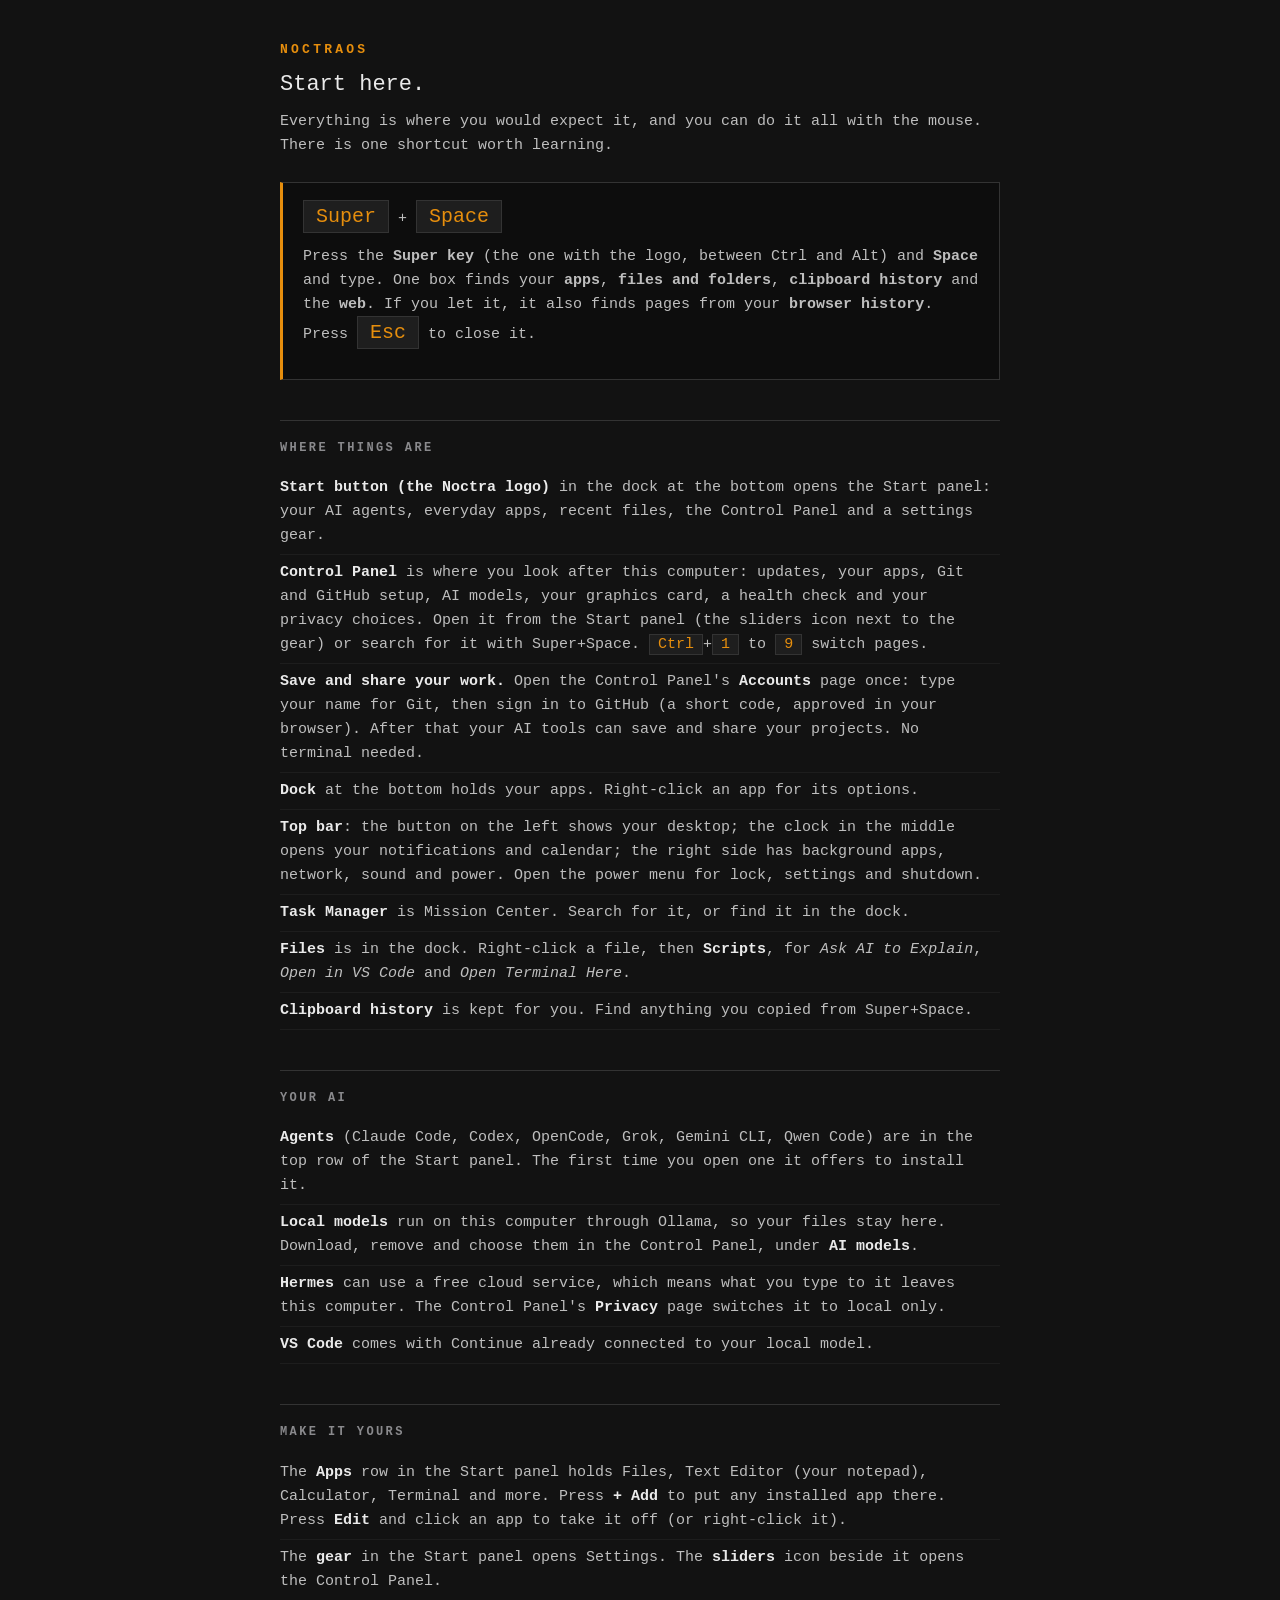
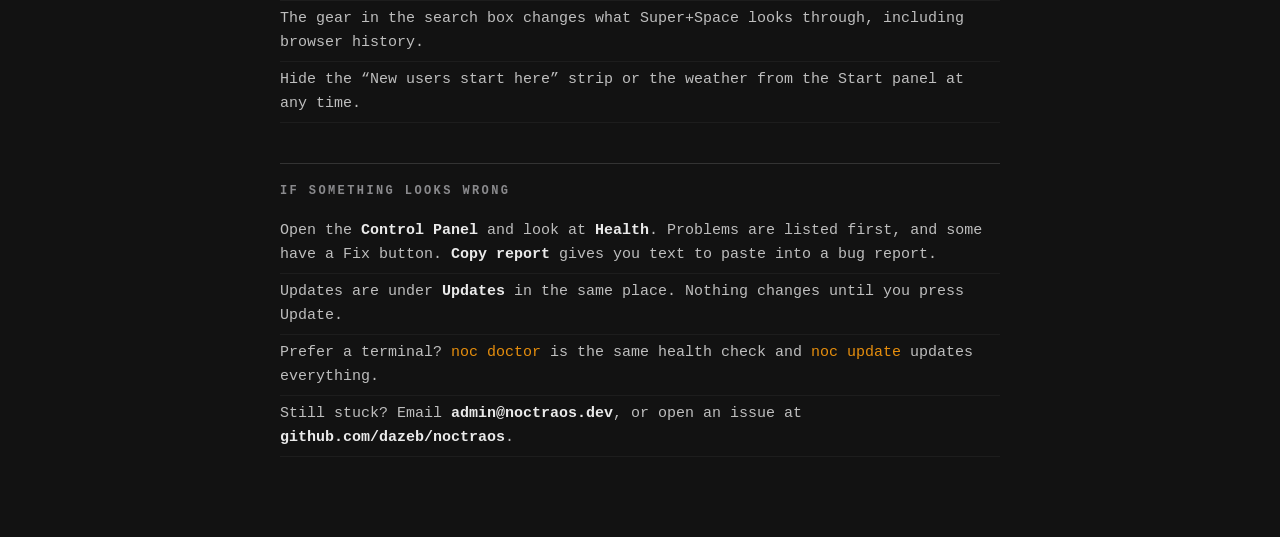
<file: help/index.html>
<!doctype html>
<html lang="en">
<head>
<meta charset="utf-8">
<meta name="viewport" content="width=device-width, initial-scale=1">
<title>Start here · NoctraOS</title>
<style>
  :root { --bg:#121212; --panel:#0d0d0d; --raised:#1e1e1e; --border:#333; --fg:#bebebe; --muted:#8a8a8d; --accent:#e68e0d; }
  * { box-sizing: border-box; }
  body { margin:0; background:var(--bg); color:var(--fg); font:15px/1.6 "JetBrains Mono","JetBrainsMono Nerd Font",ui-monospace,monospace; }
  main { max-width: 760px; margin: 0 auto; padding: 40px 20px 80px; }
  h1 { font-size: 13px; letter-spacing: .25em; color: var(--accent); margin: 0 0 6px; }
  h2 { font-size: 12px; letter-spacing: .2em; color: var(--muted); margin: 40px 0 12px; border-top: 1px solid var(--border); padding-top: 18px; }
  .lead { font-size: 22px; color: #eaeaea; margin: 0 0 8px; }
  p { margin: 0 0 12px; }
  kbd { background: var(--raised); border: 1px solid var(--border); padding: 1px 8px; color: var(--accent); }
  .hero { background: var(--panel); border: 1px solid var(--border); border-left: 3px solid var(--accent); padding: 18px 20px; margin: 24px 0; }
  .hero kbd { font-size: 20px; padding: 4px 12px; }
  ul { list-style: none; padding: 0; margin: 0; }
  li { padding: 6px 0; border-bottom: 1px solid #1d1d1d; }
  li b { color: #eaeaea; font-weight: 600; }
  code { color: var(--accent); }
  a { color: var(--accent); }
</style>
</head>
<body>
<main>
  <h1>NOCTRAOS</h1>
  <p class="lead">Start here.</p>
  <p>Everything is where you would expect it, and you can do it all with the mouse. There is one shortcut worth learning.</p>

  <div class="hero">
    <p><kbd>Super</kbd> + <kbd>Space</kbd></p>
    <p>Press the <b>Super key</b> (the one with the logo, between Ctrl and Alt) and <b>Space</b> and type. One box finds your <b>apps</b>, <b>files and folders</b>, <b>clipboard history</b> and the <b>web</b>. If you let it, it also finds pages from your <b>browser history</b>. Press <kbd>Esc</kbd> to close it.</p>
  </div>

  <h2>WHERE THINGS ARE</h2>
  <ul>
    <li><b>Start button (the Noctra logo)</b> in the dock at the bottom opens the Start panel: your AI agents, everyday apps, recent files, the Control Panel and a settings gear.</li>
    <li><b>Control Panel</b> is where you look after this computer: updates, your apps, Git and GitHub setup, AI models, your graphics card, a health check and your privacy choices. Open it from the Start panel (the sliders icon next to the gear) or search for it with Super+Space. <kbd>Ctrl</kbd>+<kbd>1</kbd> to <kbd>9</kbd> switch pages.</li>
    <li><b>Save and share your work.</b> Open the Control Panel's <b>Accounts</b> page once: type your name for Git, then sign in to GitHub (a short code, approved in your browser). After that your AI tools can save and share your projects. No terminal needed.</li>
    <li><b>Dock</b> at the bottom holds your apps. Right-click an app for its options.</li>
    <li><b>Top bar</b>: the button on the left shows your desktop; the clock in the middle opens your notifications and calendar; the right side has background apps, network, sound and power. Open the power menu for lock, settings and shutdown.</li>
    <li><b>Task Manager</b> is Mission Center. Search for it, or find it in the dock.</li>
    <li><b>Files</b> is in the dock. Right-click a file, then <b>Scripts</b>, for <i>Ask AI to Explain</i>, <i>Open in VS Code</i> and <i>Open Terminal Here</i>.</li>
    <li><b>Clipboard history</b> is kept for you. Find anything you copied from Super+Space.</li>
  </ul>

  <h2>YOUR AI</h2>
  <ul>
    <li><b>Agents</b> (Claude Code, Codex, OpenCode, Grok, Gemini CLI, Qwen Code) are in the top row of the Start panel. The first time you open one it offers to install it.</li>
    <li><b>Local models</b> run on this computer through Ollama, so your files stay here. Download, remove and choose them in the Control Panel, under <b>AI models</b>.</li>
    <li><b>Hermes</b> can use a free cloud service, which means what you type to it leaves this computer. The Control Panel's <b>Privacy</b> page switches it to local only.</li>
    <li><b>VS Code</b> comes with Continue already connected to your local model.</li>
  </ul>

  <h2>MAKE IT YOURS</h2>
  <ul>
    <li>The <b>Apps</b> row in the Start panel holds Files, Text Editor (your notepad), Calculator, Terminal and more. Press <b>+ Add</b> to put any installed app there. Press <b>Edit</b> and click an app to take it off (or right-click it).</li>
    <li>The <b>gear</b> in the Start panel opens Settings. The <b>sliders</b> icon beside it opens the Control Panel.</li>
    <li>The gear in the search box changes what Super+Space looks through, including browser history.</li>
    <li>Hide the “New users start here” strip or the weather from the Start panel at any time.</li>
  </ul>

  <h2>IF SOMETHING LOOKS WRONG</h2>
  <ul>
    <li>Open the <b>Control Panel</b> and look at <b>Health</b>. Problems are listed first, and some have a Fix button. <b>Copy report</b> gives you text to paste into a bug report.</li>
    <li>Updates are under <b>Updates</b> in the same place. Nothing changes until you press Update.</li>
    <li>Prefer a terminal? <code>noc doctor</code> is the same health check and <code>noc update</code> updates everything.</li>
    <li>Still stuck? Email <b>admin@noctraos.dev</b>, or open an issue at <b>github.com/dazeb/noctraos</b>.</li>
  </ul>
</main>
</body>
</html>
</file>
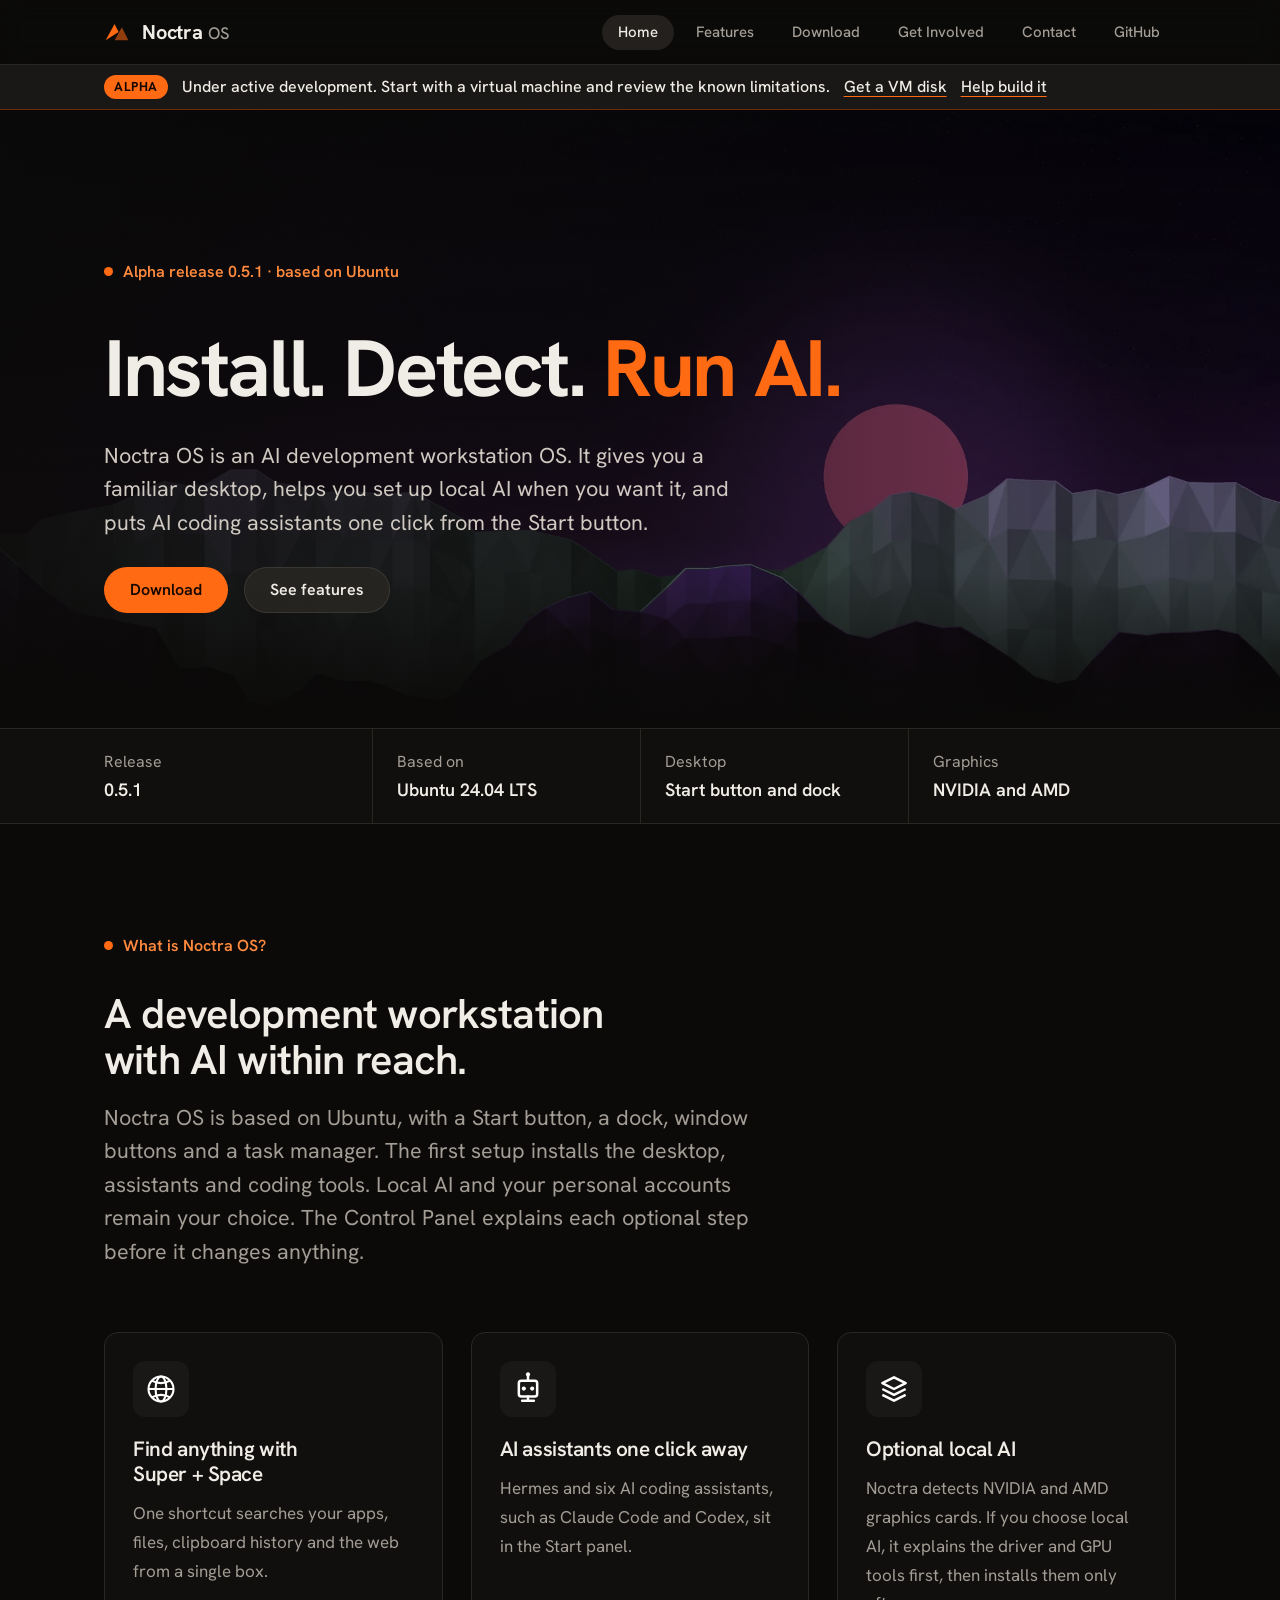
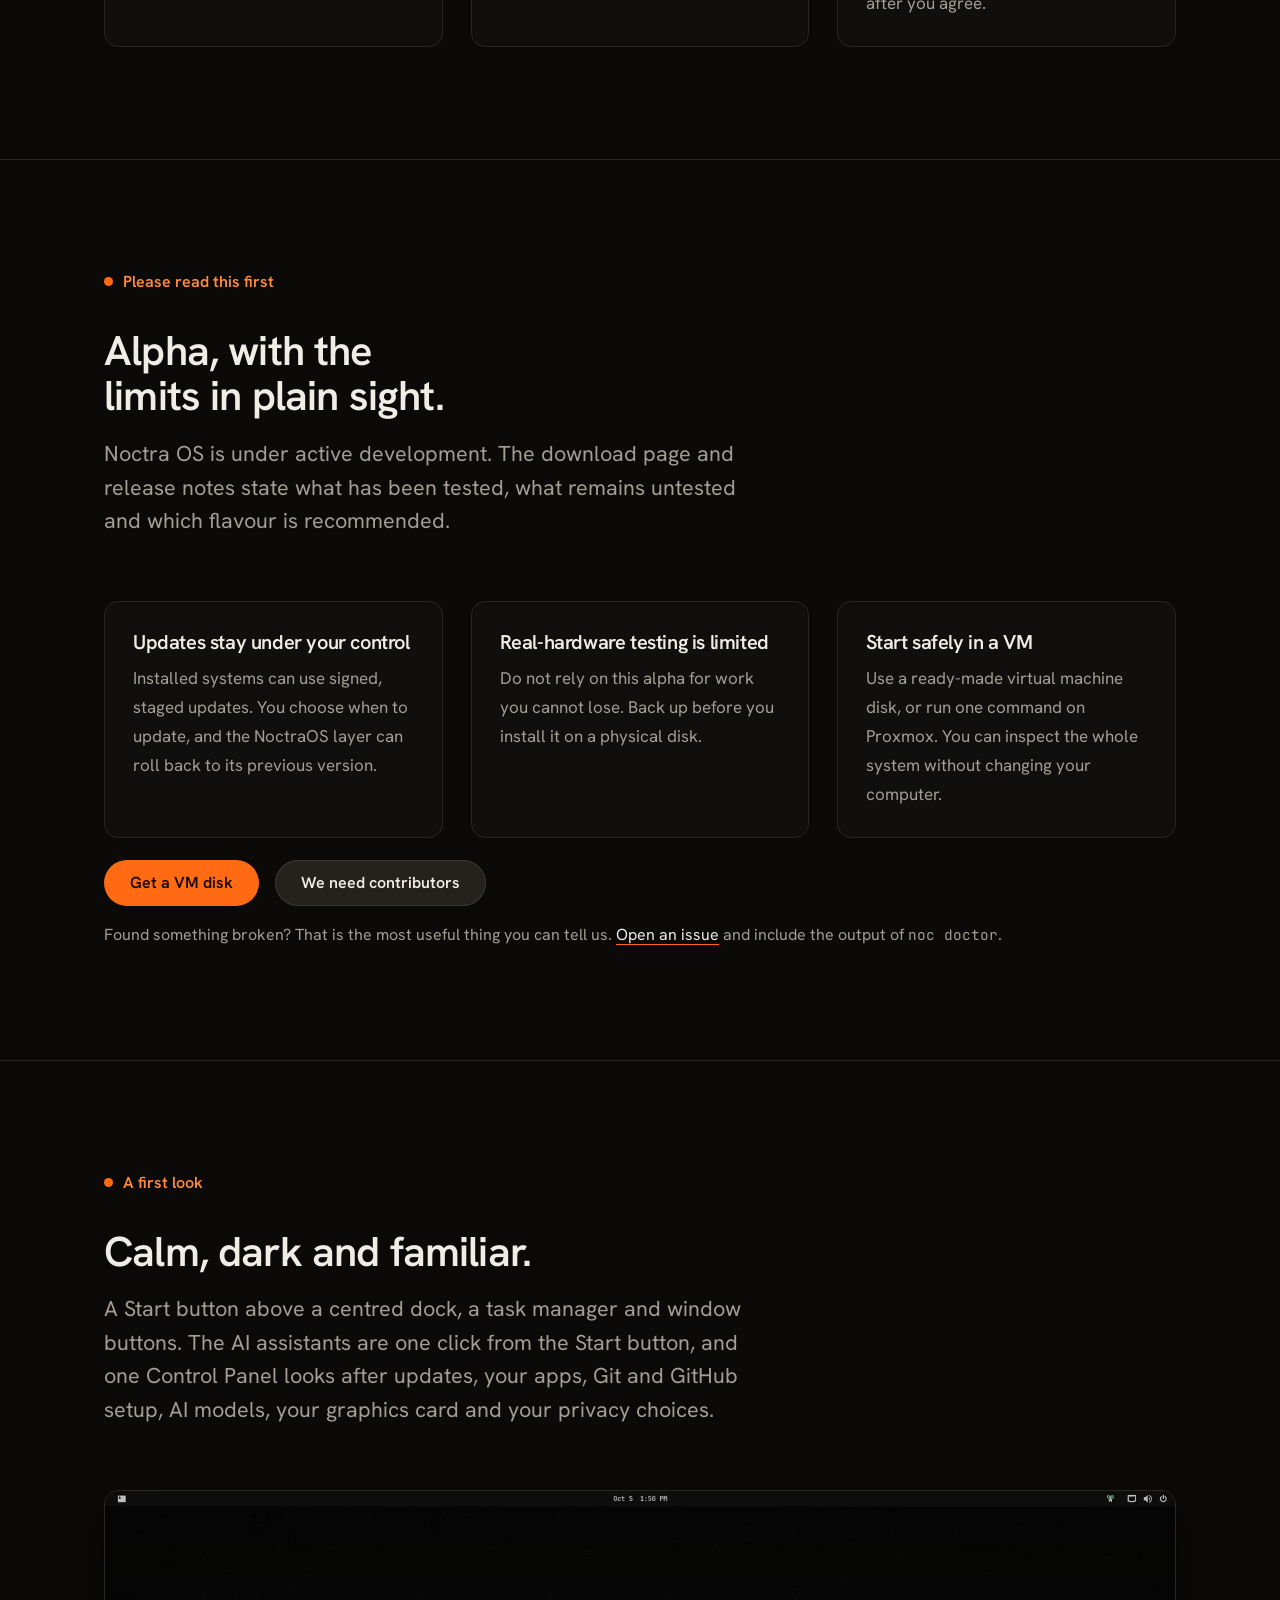
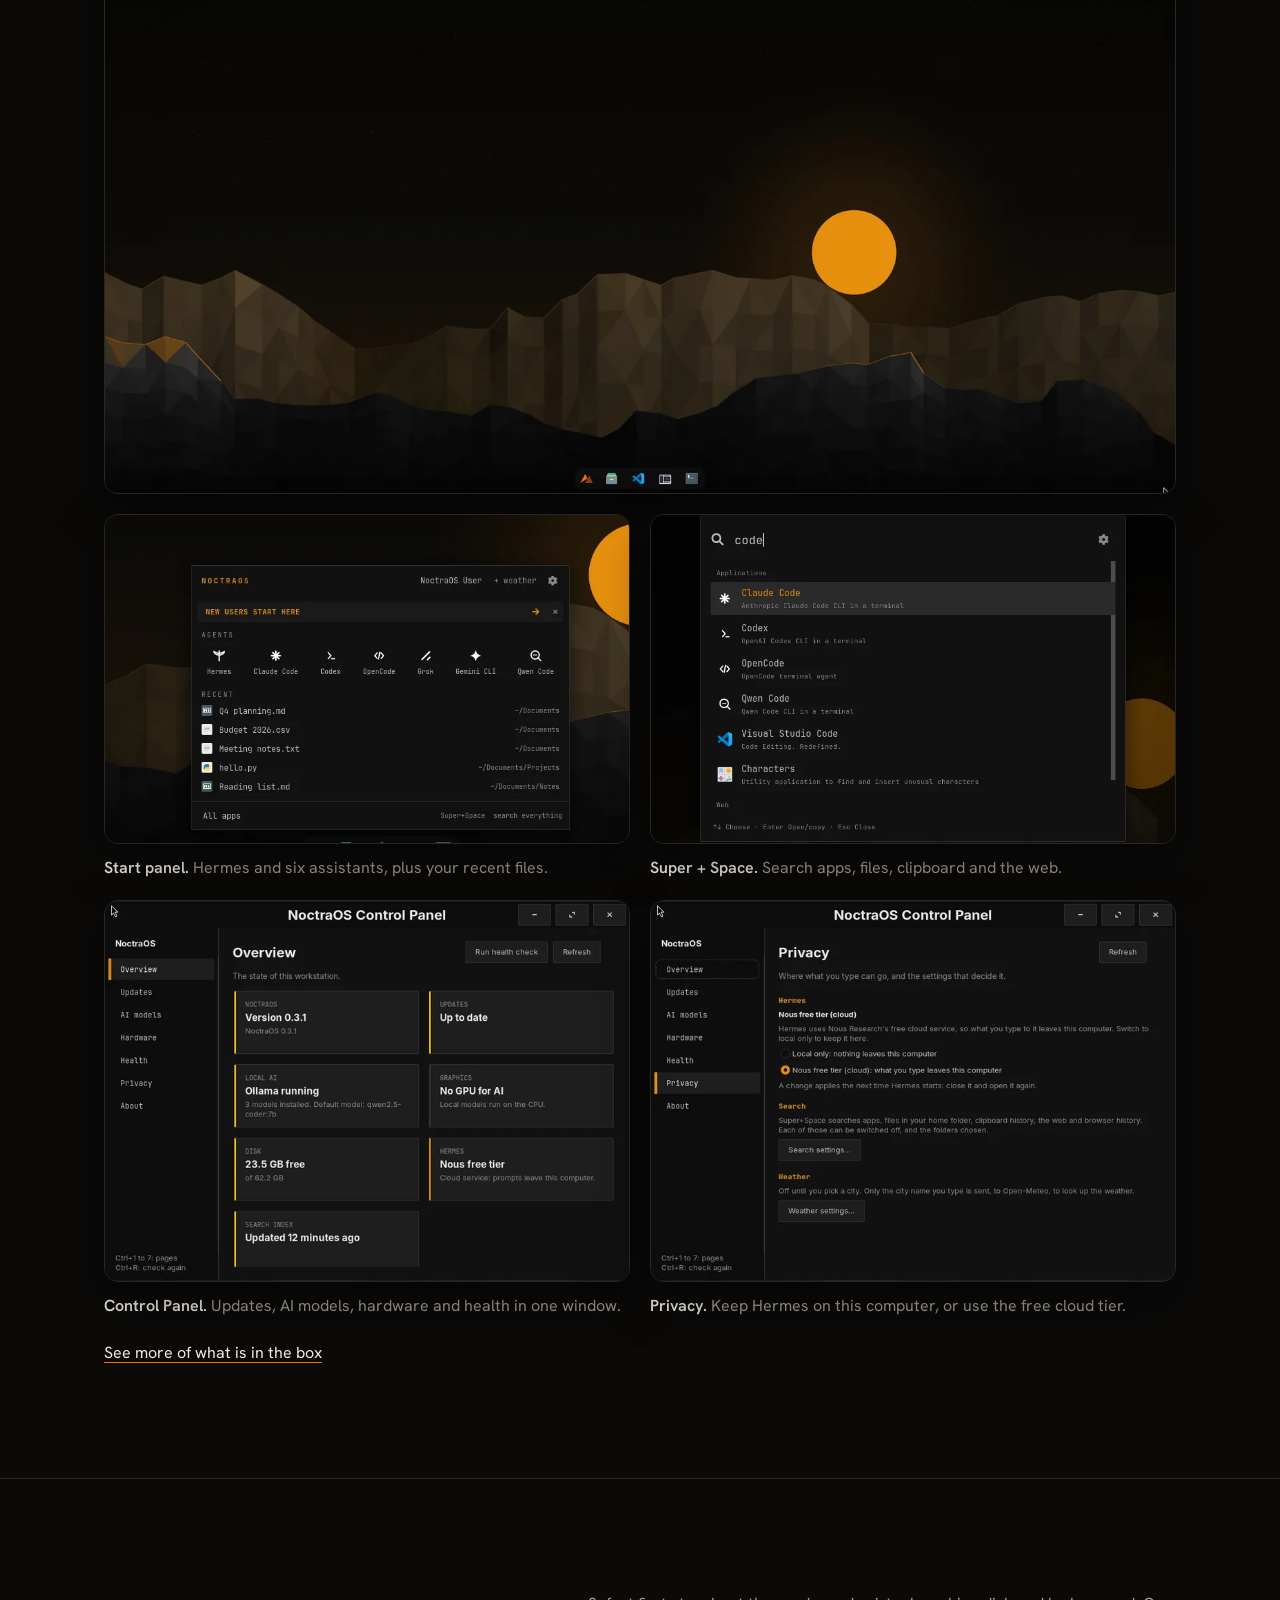
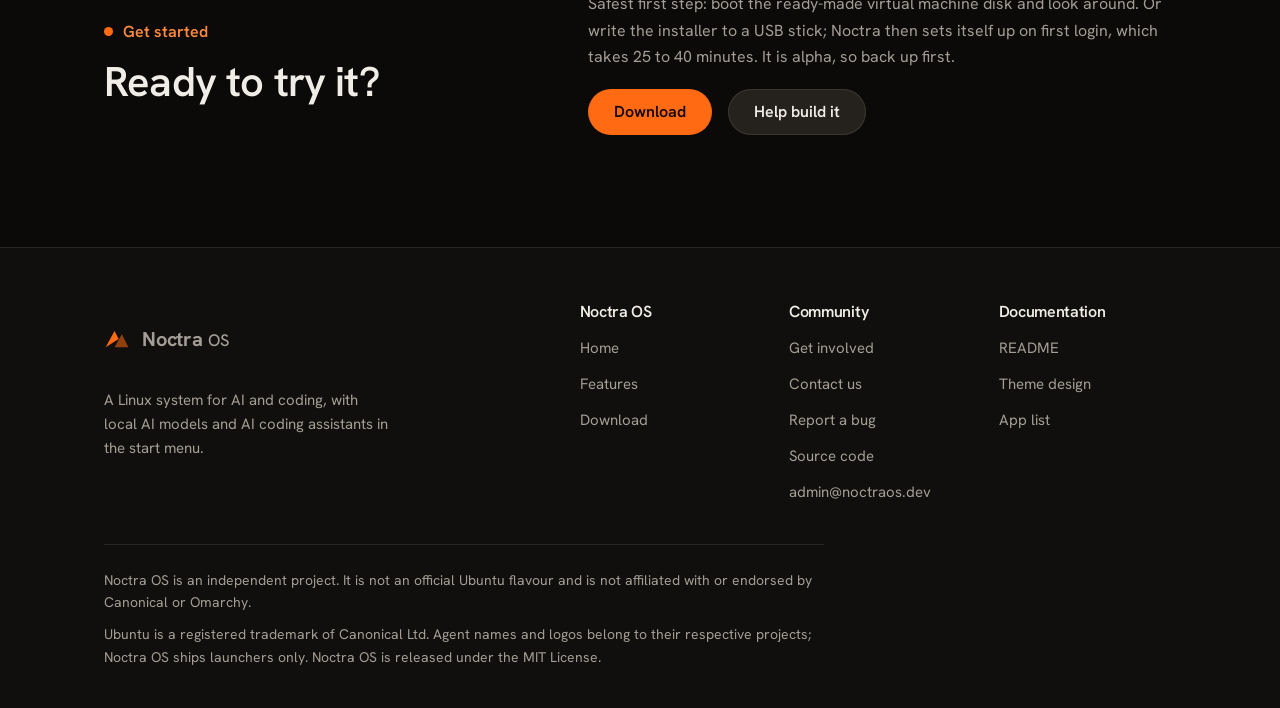
<file: site/index.html>
<!doctype html>
<html lang="en">
<head>
<meta charset="utf-8">
<meta name="viewport" content="width=device-width, initial-scale=1, viewport-fit=cover">
<meta name="description" content="Noctra OS is an AI development workstation OS. Local AI models and AI coding assistants one click from the Start button, a ready coding setup, and Super + Space search.">
<meta name="theme-color" content="#0b0a09">
<meta name="color-scheme" content="dark">
<meta name="robots" content="index, follow, max-image-preview:large">
<title>Noctra OS: an AI development workstation OS</title>
<link rel="canonical" href="https://noctraos.dev/">
<link rel="icon" href="/favicon.svg" type="image/svg+xml">
<link rel="icon" href="/favicon.ico" sizes="48x48">
<link rel="apple-touch-icon" href="/apple-touch-icon.png">
<link rel="manifest" href="/site.webmanifest">
<meta name="application-name" content="Noctra OS">
<meta name="apple-mobile-web-app-title" content="Noctra OS">
<meta property="og:type" content="website">
<meta property="og:site_name" content="Noctra OS">
<meta property="og:locale" content="en_GB">
<meta property="og:title" content="Noctra OS: an AI development workstation OS">
<meta property="og:description" content="Noctra OS is an AI development workstation OS. Local AI models and AI coding assistants one click from the Start button, a ready coding setup, and Super + Space search.">
<meta property="og:url" content="https://noctraos.dev/">
<meta property="og:image" content="https://noctraos.dev/img/social/og-home.png">
<meta property="og:image:type" content="image/png">
<meta property="og:image:width" content="1200">
<meta property="og:image:height" content="630">
<meta property="og:image:alt" content="Noctra OS: an AI development workstation OS. A dark desktop with a dock and a Start button.">
<meta name="twitter:card" content="summary_large_image">
<meta name="twitter:title" content="Noctra OS: an AI development workstation OS">
<meta name="twitter:description" content="Noctra OS is an AI development workstation OS. Local AI models and AI coding assistants one click from the Start button, a ready coding setup, and Super + Space search.">
<meta name="twitter:image" content="https://noctraos.dev/img/social/og-home.png">
<meta name="twitter:image:alt" content="Noctra OS: an AI development workstation OS. A dark desktop with a dock and a Start button.">
<script type="application/ld+json">{"@context":"https://schema.org","@graph":[{"@type":"Organization","@id":"https://noctraos.dev/#org","name":"Noctra OS","url":"https://noctraos.dev/","logo":"https://noctraos.dev/icon-512.png","email":"admin@noctraos.dev","sameAs":["https://github.com/dazeb/noctraos"],"contactPoint":{"@type":"ContactPoint","contactType":"customer support","email":"admin@noctraos.dev","availableLanguage":"en"}},{"@type":"WebSite","@id":"https://noctraos.dev/#website","url":"https://noctraos.dev/","name":"Noctra OS","publisher":{"@id":"https://noctraos.dev/#org"},"inLanguage":"en"},{"@type":"SoftwareApplication","@id":"https://noctraos.dev/#os","name":"Noctra OS","applicationCategory":"OperatingSystem","operatingSystem":"Linux (Ubuntu 24.04)","softwareVersion":"0.5.1","description":"An AI development workstation OS, with local AI models and AI coding assistants ready when you are.","url":"https://noctraos.dev/","downloadUrl":"https://noctraos.dev/download","releaseNotes":"https://github.com/dazeb/noctraos/releases/tag/v0.5.1","image":"https://noctraos.dev/img/social/og-home.png","license":"https://opensource.org/licenses/MIT","offers":{"@type":"Offer","price":"0","priceCurrency":"USD"},"author":{"@id":"https://noctraos.dev/#org"},"publisher":{"@id":"https://noctraos.dev/#org"}}]}</script>
<link rel="preconnect" href="https://fonts.googleapis.com">
<link rel="preconnect" href="https://fonts.gstatic.com" crossorigin>
<link rel="stylesheet" href="https://fonts.googleapis.com/css2?family=Hanken+Grotesk:wght@400;500;600;700&family=JetBrains+Mono:wght@400;500;700&display=swap">
<link rel="stylesheet" href="style.css">
</head>
<body>
<header class="nav">
  <div class="wrap">
    <a class="brand" href="index.html" aria-label="Noctra OS home">
      <svg viewBox="0 0 32 32" aria-hidden="true"><polygon points="2,26 13,6 18,16" fill="#ff6a13"/><polygon points="13,26 22,10 30,26" fill="#ff6a13" opacity="0.55"/></svg>
      <span>Noctra <small>OS</small></span>
    </a>
    <nav aria-label="Main">
      <ul>
        <li><a href="index.html" aria-current="page">Home</a></li>
        <li><a href="features.html">Features</a></li>
        <li><a href="download.html">Download</a></li>
        <li><a href="community.html">Get Involved</a></li>
        <li><a href="community.html#contact">Contact</a></li>
        <li><a href="https://github.com/dazeb/noctraos">GitHub</a></li>
      </ul>
    </nav>
  </div>
</header>
<aside class="alpha-bar" aria-label="Project status">
  <div class="wrap"><span class="badge">Alpha</span><span>Under active development. Start with a virtual machine and review the known limitations.</span><a href="download.html#files">Get a VM disk</a><a href="community.html">Help build it</a></div>
</aside>

<main>
<div class="hero">
  <img src="img/neon-rift.webp" alt="" width="1920" height="1080" fetchpriority="high">
  <div class="wrap">
    <p class="eyebrow"><span class="dot"></span>Alpha release 0.5.1 · based on Ubuntu</p>
    <h1>Install. Detect. <em>Run AI.</em></h1>
    <p class="lede">Noctra OS is an AI development workstation OS. It gives you a familiar desktop, helps you set up local AI when you want it, and puts AI coding assistants one click from the Start button.</p>
    <div class="cta">
      <a class="btn primary" href="download.html">Download</a>
      <a class="btn ghost" href="features.html">See features</a>
    </div>
  </div>
</div>

<div class="facts">
  <div class="wrap">
    <div>Release<b>0.5.1</b></div>
    <div>Based on<b>Ubuntu 24.04 LTS</b></div>
    <div>Desktop<b>Start button and dock</b></div>
    <div>Graphics<b>NVIDIA and AMD</b></div>
  </div>
</div>

<section>
  <div class="wrap">
    <div class="head">
      <p class="eyebrow"><span class="dot"></span>What is Noctra OS?</p>
      <h2>A development workstation with AI within reach.</h2>
      <p class="lede">Noctra OS is based on Ubuntu, with a Start button, a dock, window buttons and a task manager. The first setup installs the desktop, assistants and coding tools. Local AI and your personal accounts remain your choice. The Control Panel explains each optional step before it changes anything.</p>
    </div>
    <div class="highlights">
      <div class="hl">
        <img src="icons/applications-internet.svg" alt="">
        <h3>Find anything with Super + Space</h3>
        <p>One shortcut searches your apps, files, clipboard history and the web from a single box.</p>
      </div>
      <div class="hl">
        <img src="icons/noctra-agents.svg" alt="">
        <h3>AI assistants one click away</h3>
        <p>Hermes and six AI coding assistants, such as Claude Code and Codex, sit in the Start panel.</p>
      </div>
      <div class="hl">
        <img src="icons/noctra-local-llm.svg" alt="">
        <h3>Optional local AI</h3>
        <p>Noctra detects NVIDIA and AMD graphics cards. If you choose local AI, it explains the driver and GPU tools first, then installs them only after you agree.</p>
      </div>
    </div>
  </div>
</section>

<section id="alpha">
  <div class="wrap">
    <div class="head">
      <p class="eyebrow"><span class="dot"></span>Please read this first</p>
      <h2>Alpha, with the limits in plain sight.</h2>
      <p class="lede">Noctra OS is under active development. The download page and release notes state what has been tested, what remains untested and which flavour is recommended.</p>
    </div>
    <ul class="points">
      <li><h3>Updates stay under your control</h3><p>Installed systems can use signed, staged updates. You choose when to update, and the NoctraOS layer can roll back to its previous version.</p></li>
      <li><h3>Real-hardware testing is limited</h3><p>Do not rely on this alpha for work you cannot lose. Back up before you install it on a physical disk.</p></li>
      <li><h3>Start safely in a VM</h3><p>Use a ready-made virtual machine disk, or run one command on Proxmox. You can inspect the whole system without changing your computer.</p></li>
    </ul>
    <div class="cta gap-top"><a class="btn primary" href="download.html#files">Get a VM disk</a><a class="btn ghost" href="community.html">We need contributors</a></div>
    <p class="alt gap-top-sm">Found something broken? That is the most useful thing you can tell us. <a href="https://github.com/dazeb/noctraos/issues">Open an issue</a> and include the output of <code>noc doctor</code>.</p>
  </div>
</section>

<section>
  <div class="wrap">
    <div class="head">
      <p class="eyebrow"><span class="dot"></span>A first look</p>
      <h2>Calm, dark and familiar.</h2>
      <p class="lede">A Start button above a centred dock, a task manager and window buttons. The AI assistants are one click from the Start button, and one Control Panel looks after updates, your apps, Git and GitHub setup, AI models, your graphics card and your privacy choices.</p>
    </div>
      <div class="shots two">
        <figure class="shot wide"><a href="img/shots/full/desktop.webp" target="_blank" rel="noopener" aria-label="Open the full-size screenshot: The Noctra desktop: a charcoal wallpaper with an amber sun and a centred dock with the Noctra Start button"><img src="img/shots/desktop.webp" alt="The Noctra desktop: a charcoal wallpaper with an amber sun and a centred dock with the Noctra Start button" width="1600" height="900" loading="lazy" decoding="async"></a><figcaption></figcaption></figure>
        <figure class="shot"><a href="img/shots/full/start-panel.webp" target="_blank" rel="noopener" aria-label="Open the full-size screenshot: The Noctra Start panel with the seven AI assistants and recent files"><img src="img/shots/start-panel.webp" alt="The Noctra Start panel with the seven AI assistants and recent files" width="776" height="485" loading="lazy" decoding="async"></a><figcaption><b>Start panel.</b> Hermes and six assistants, plus your recent files.</figcaption></figure>
        <figure class="shot"><a href="img/shots/full/search-apps.webp" target="_blank" rel="noopener" aria-label="Open the full-size screenshot: The Noctra search box showing apps for the word code"><img src="img/shots/search-apps.webp" alt="The Noctra search box showing apps for the word code" width="880" height="550" loading="lazy" decoding="async"></a><figcaption><b>Super + Space.</b> Search apps, files, clipboard and the web.</figcaption></figure>
        <figure class="shot"><a href="img/shots/full/control-overview.webp" target="_blank" rel="noopener" aria-label="Open the full-size screenshot: The Noctra Control Panel overview: version, updates, local AI, graphics, disk and Hermes"><img src="img/shots/control-overview.webp" alt="The Noctra Control Panel overview: version, updates, local AI, graphics, disk and Hermes" width="760" height="552" loading="lazy" decoding="async"></a><figcaption><b>Control Panel.</b> Updates, AI models, hardware and health in one window.</figcaption></figure>
        <figure class="shot"><a href="img/shots/full/control-privacy.webp" target="_blank" rel="noopener" aria-label="Open the full-size screenshot: The Noctra Control Panel privacy page: Hermes local only, or the Nous cloud free tier"><img src="img/shots/control-privacy.webp" alt="The Noctra Control Panel privacy page: Hermes local only, or the Nous cloud free tier" width="760" height="552" loading="lazy" decoding="async"></a><figcaption><b>Privacy.</b> Keep Hermes on this computer, or use the free cloud tier.</figcaption></figure>
      </div>
    <p class="alt gap-top"><a href="features.html">See more of what is in the box</a></p>
  </div>
</section>

<section>
  <div class="wrap band">
    <div>
      <p class="eyebrow"><span class="dot"></span>Get started</p>
      <h2>Ready to try it?</h2>
    </div>
    <div class="stack">
      <p class="alt">Safest first step: boot the ready-made virtual machine disk and look around. Or write the installer to a USB stick; Noctra then sets itself up on first login, which takes 25 to 40 minutes. It is alpha, so back up first.</p>
      <div class="cta"><a class="btn primary" href="download.html">Download</a><a class="btn ghost" href="community.html">Help build it</a></div>
    </div>
  </div>
</section>
</main>

<footer>
  <div class="wrap">
    <div class="cols">
      <div class="about">
        <a class="brand" href="index.html"><svg viewBox="0 0 32 32" aria-hidden="true"><polygon points="2,26 13,6 18,16" fill="#ff6a13"/><polygon points="13,26 22,10 30,26" fill="#ff6a13" opacity="0.55"/></svg><span>Noctra <small>OS</small></span></a>
        <p>A Linux system for AI and coding, with local AI models and AI coding assistants in the start menu.</p>
      </div>
      <div>
        <h3>Noctra OS</h3>
        <ul><li><a href="index.html">Home</a></li><li><a href="features.html">Features</a></li><li><a href="download.html">Download</a></li></ul>
      </div>
      <div>
        <h3>Community</h3>
        <ul><li><a href="community.html">Get involved</a></li><li><a href="community.html#contact">Contact us</a></li><li><a href="https://github.com/dazeb/noctraos/issues">Report a bug</a></li><li><a href="https://github.com/dazeb/noctraos">Source code</a></li><li><a href="mailto:admin@noctraos.dev">admin@noctraos.dev</a></li></ul>
      </div>
      <div>
        <h3>Documentation</h3>
        <ul><li><a href="https://github.com/dazeb/noctraos#readme">README</a></li><li><a href="https://github.com/dazeb/noctraos/blob/main/docs/theme-design.md">Theme design</a></li><li><a href="https://github.com/dazeb/noctraos/blob/main/docs/omarchy-parity.md">App list</a></li></ul>
      </div>
    </div>
    <div class="legal">
      <p>Noctra OS is an independent project. It is not an official Ubuntu flavour and is not affiliated with or endorsed by Canonical or Omarchy.</p>
      <p>Ubuntu is a registered trademark of Canonical Ltd. Agent names and logos belong to their respective projects; Noctra OS ships launchers only. Noctra OS is released under the <a href="https://github.com/dazeb/noctraos/blob/main/LICENSE">MIT License</a>.</p>
    </div>
  </div>
</footer>
<script src="script.js"></script>
</body>
</html>
</file>
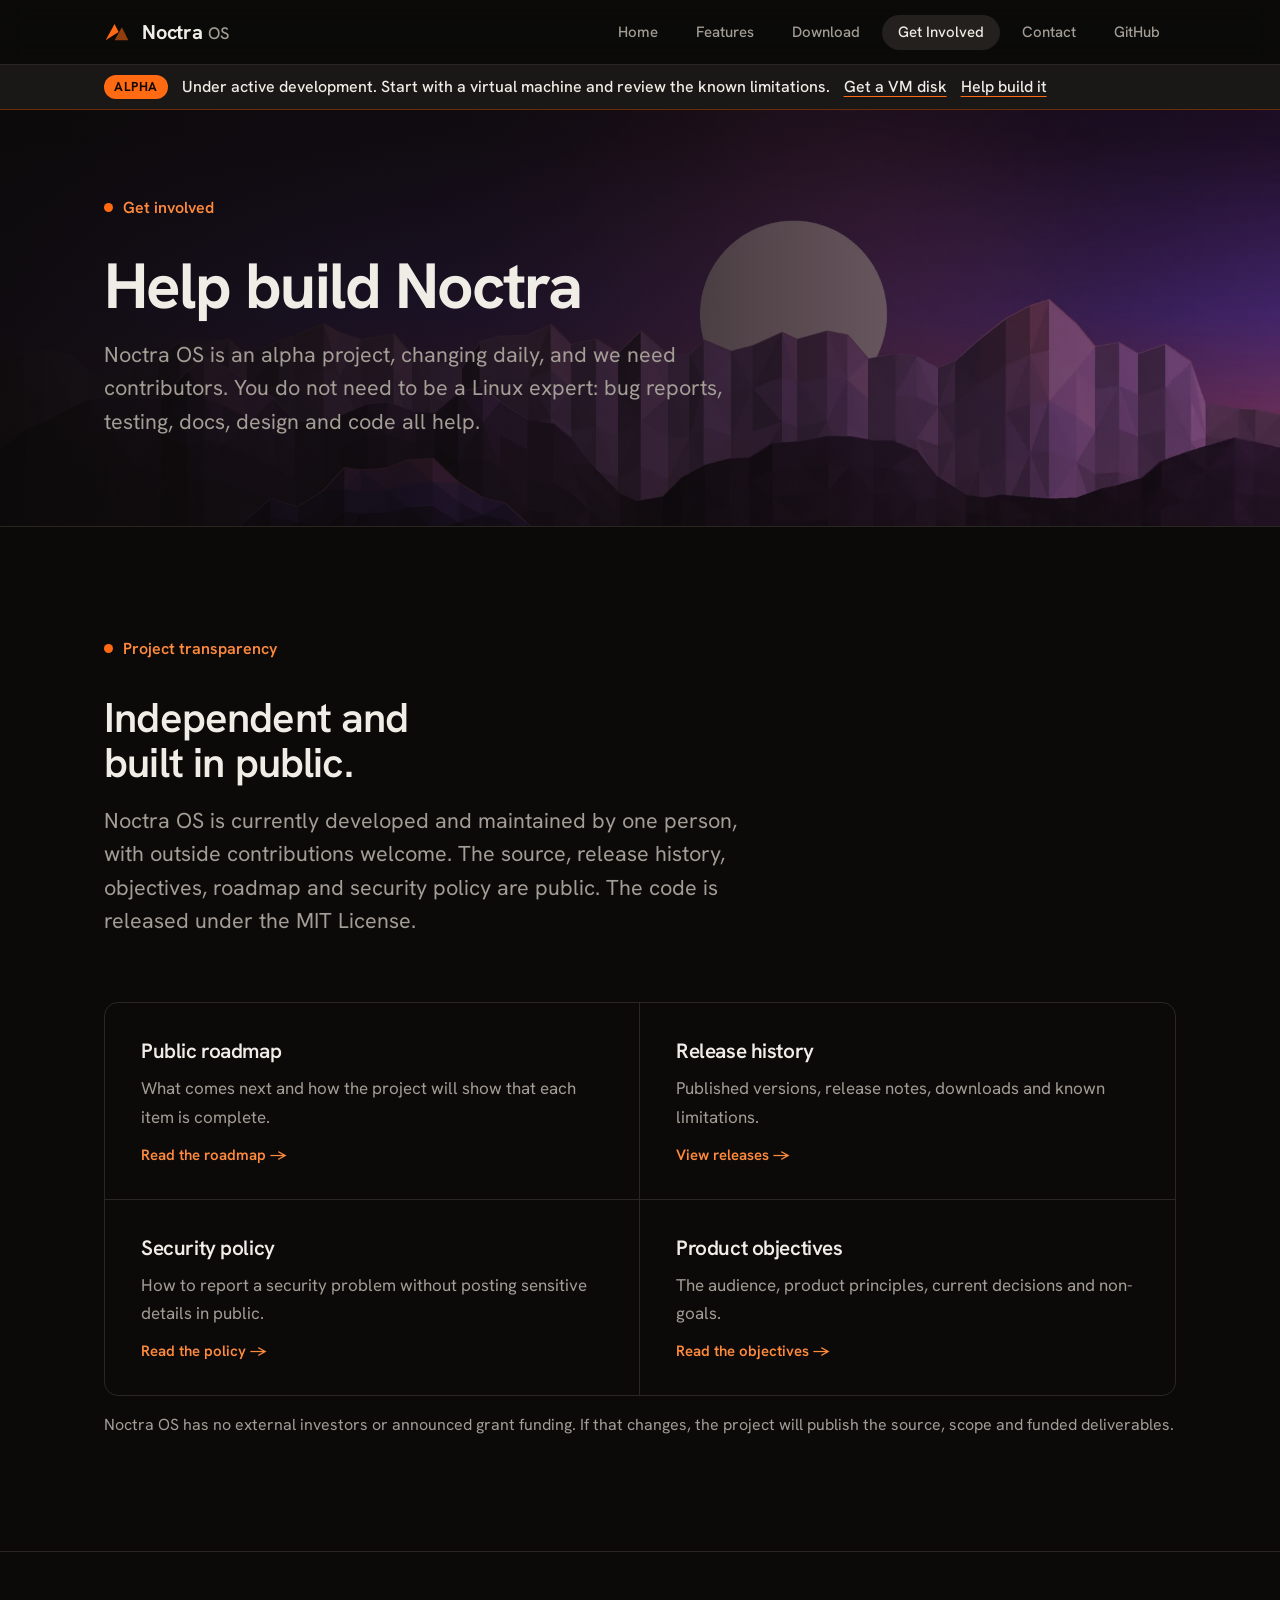
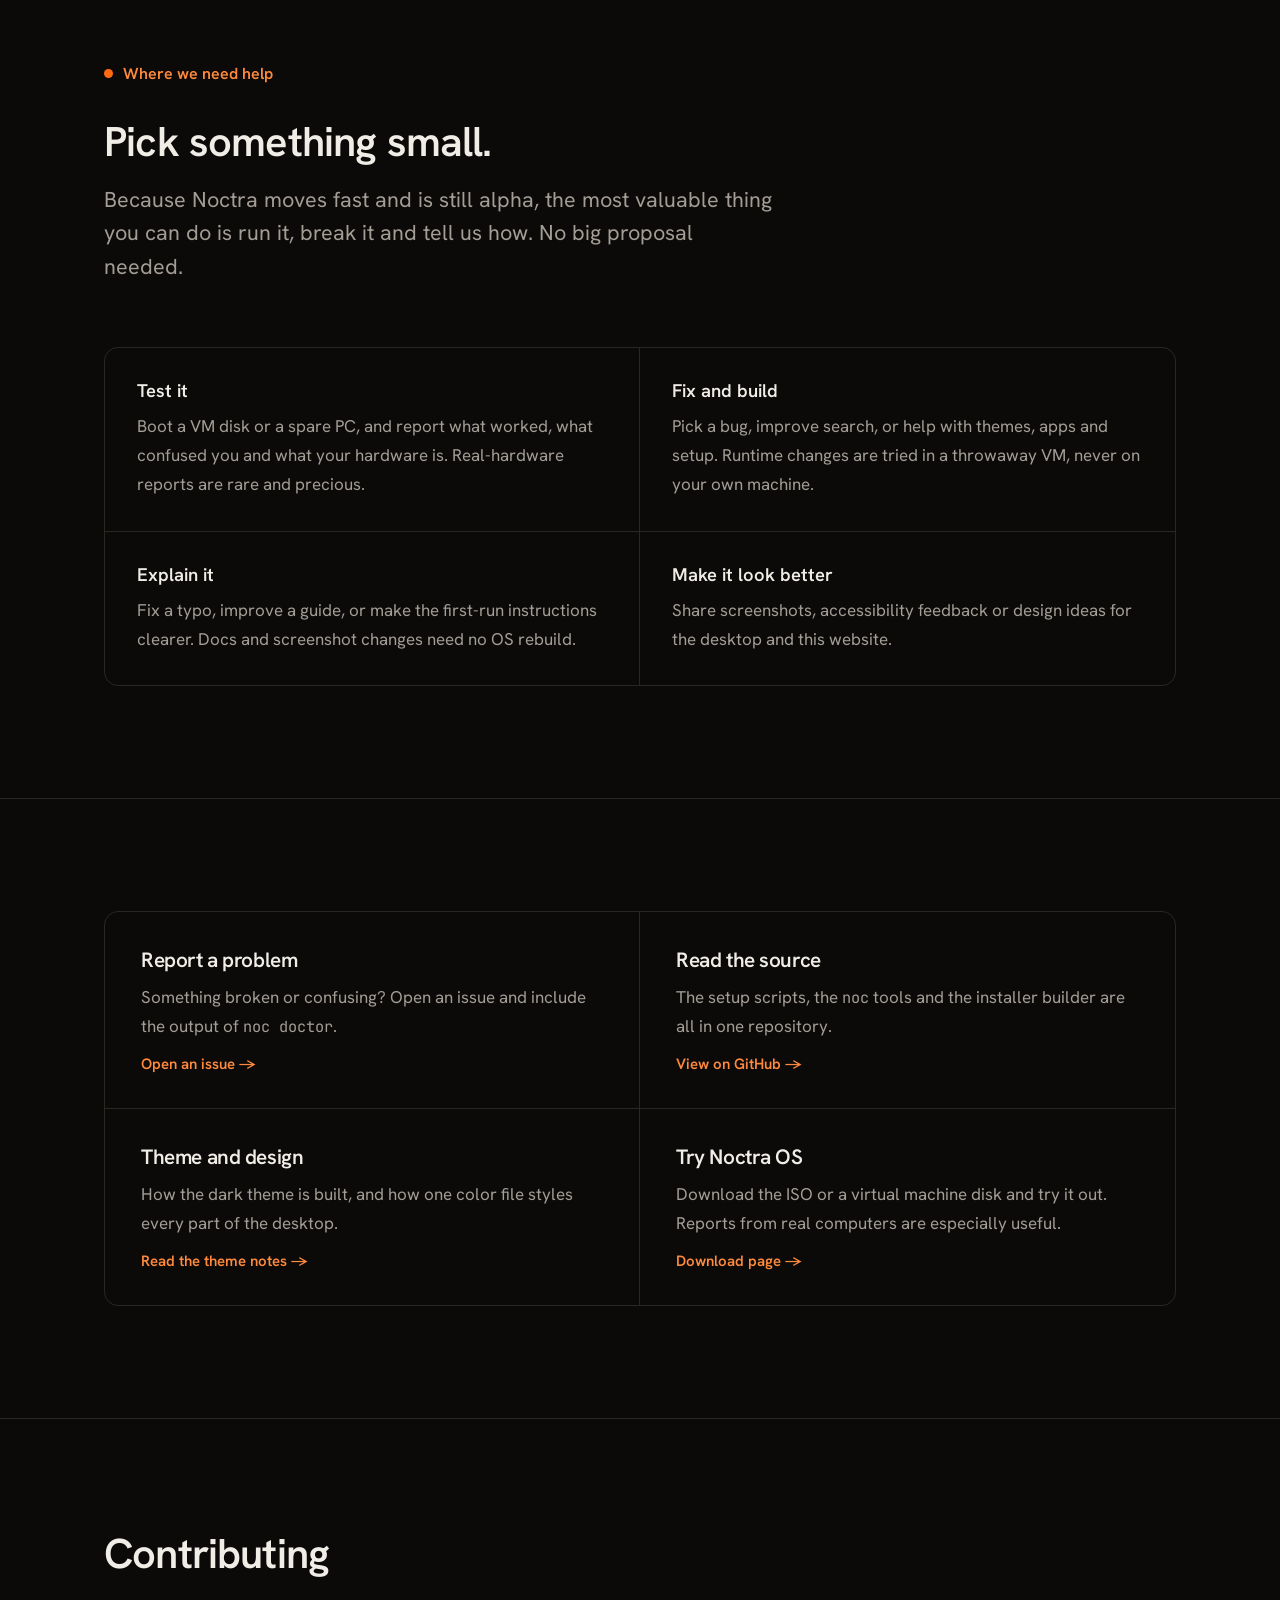
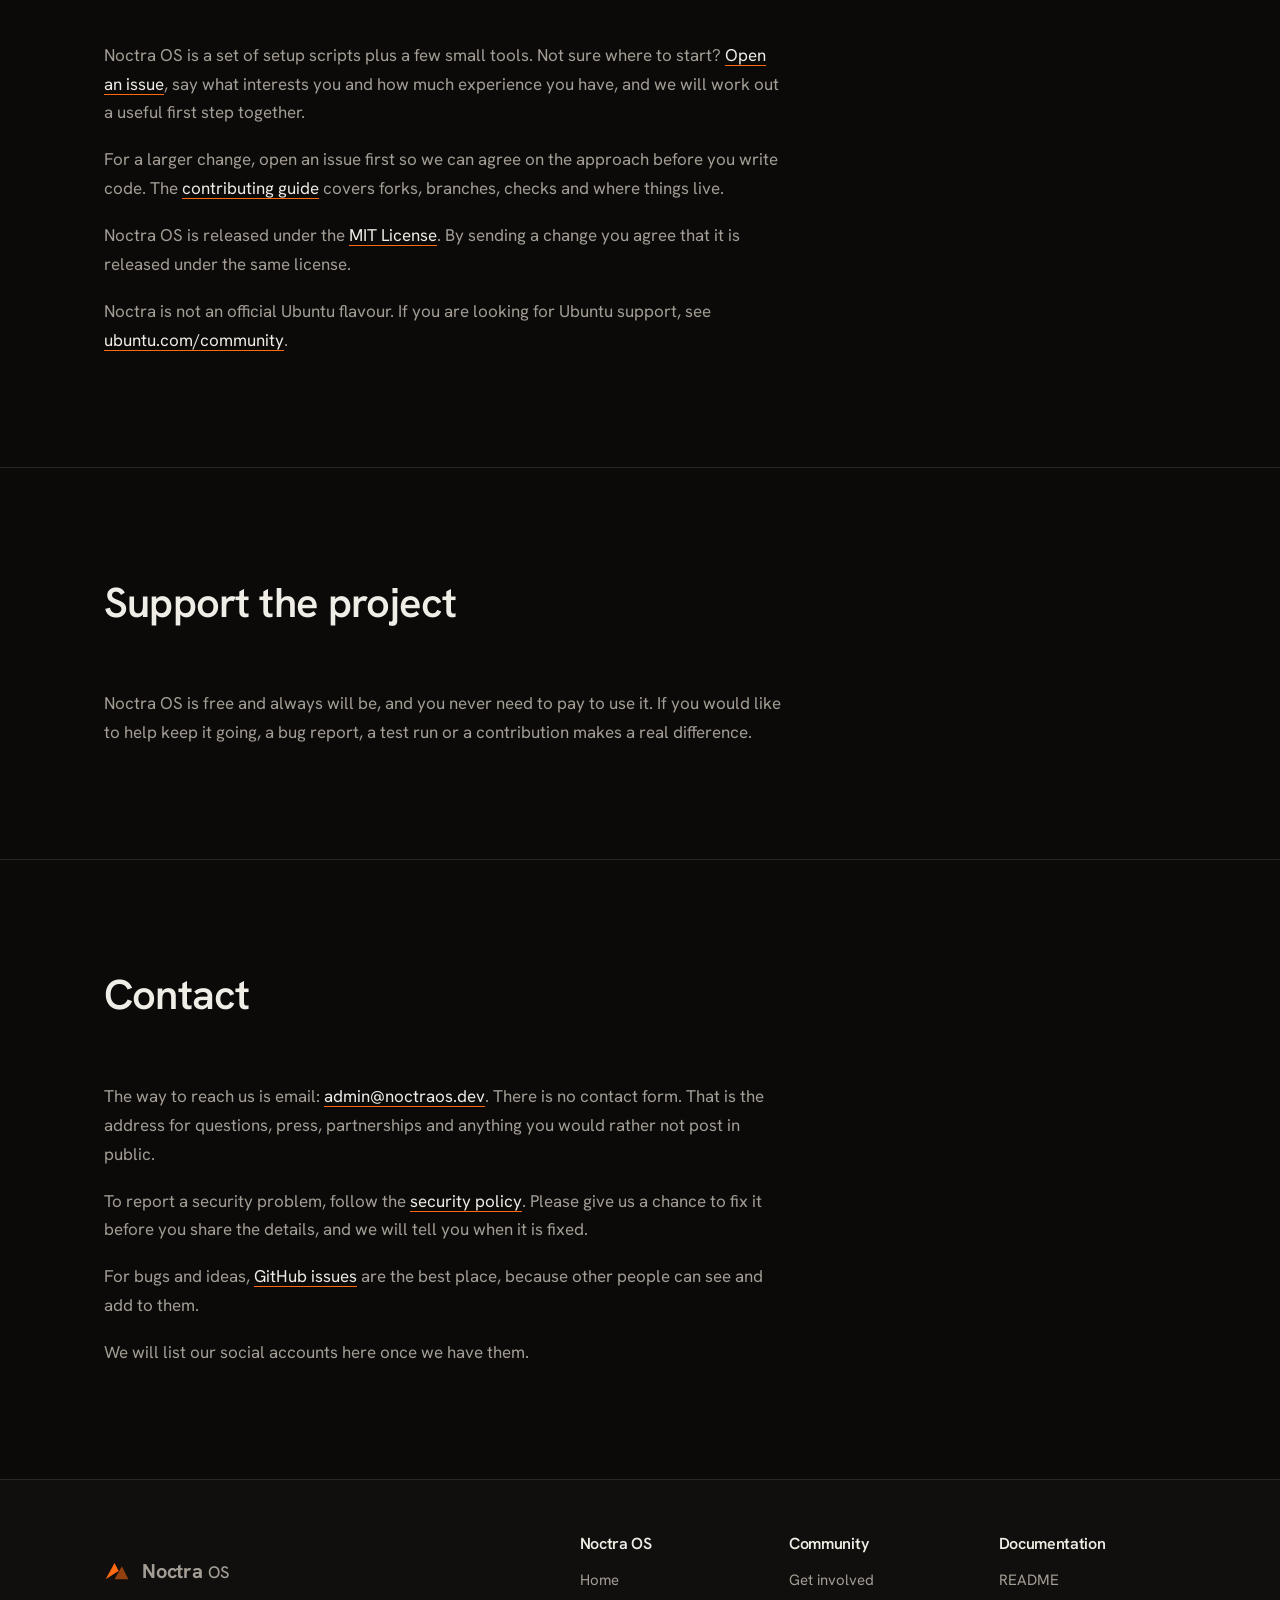
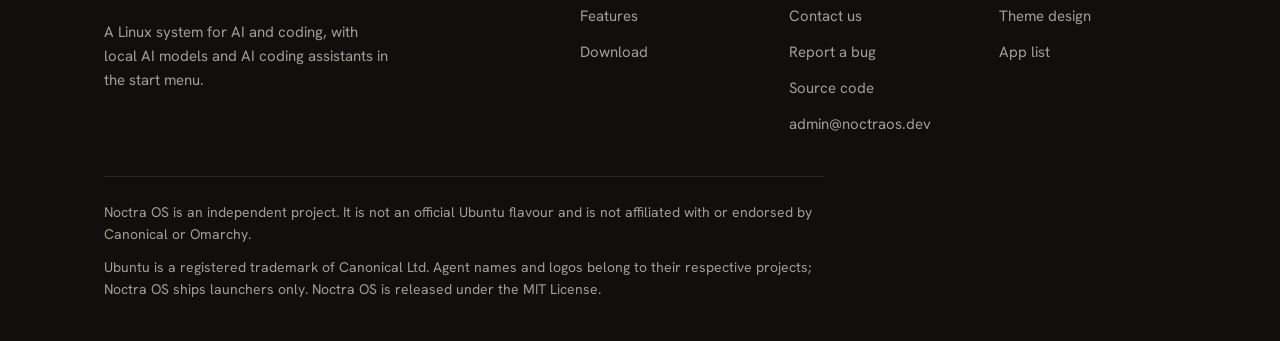
<file: site/community.html>
<!doctype html>
<html lang="en">
<head>
<meta charset="utf-8">
<meta name="viewport" content="width=device-width, initial-scale=1, viewport-fit=cover">
<meta name="description" content="See how Noctra OS is maintained, read its public roadmap and security policy, report bugs or contribute to the project.">
<meta name="theme-color" content="#0b0a09">
<meta name="color-scheme" content="dark">
<meta name="robots" content="index, follow, max-image-preview:large">
<title>Get involved · Noctra OS</title>
<link rel="canonical" href="https://noctraos.dev/community">
<link rel="icon" href="/favicon.svg" type="image/svg+xml">
<link rel="icon" href="/favicon.ico" sizes="48x48">
<link rel="apple-touch-icon" href="/apple-touch-icon.png">
<link rel="manifest" href="/site.webmanifest">
<meta name="application-name" content="Noctra OS">
<meta name="apple-mobile-web-app-title" content="Noctra OS">
<meta property="og:type" content="website">
<meta property="og:site_name" content="Noctra OS">
<meta property="og:locale" content="en_GB">
<meta property="og:title" content="Get involved · Noctra OS">
<meta property="og:description" content="See how Noctra OS is maintained, read its public roadmap and security policy, report bugs or contribute to the project.">
<meta property="og:url" content="https://noctraos.dev/community">
<meta property="og:image" content="https://noctraos.dev/img/social/og-community.png">
<meta property="og:image:type" content="image/png">
<meta property="og:image:width" content="1200">
<meta property="og:image:height" content="630">
<meta property="og:image:alt" content="The Noctra OS welcome window showing where familiar things are: Start button, task manager, file explorer, screenshots and system tray.">
<meta name="twitter:card" content="summary_large_image">
<meta name="twitter:title" content="Get involved · Noctra OS">
<meta name="twitter:description" content="See how Noctra OS is maintained, read its public roadmap and security policy, report bugs or contribute to the project.">
<meta name="twitter:image" content="https://noctraos.dev/img/social/og-community.png">
<meta name="twitter:image:alt" content="The Noctra OS welcome window showing where familiar things are: Start button, task manager, file explorer, screenshots and system tray.">
<script type="application/ld+json">{"@context":"https://schema.org","@graph":[{"@type":"WebPage","@id":"https://noctraos.dev/community#page","url":"https://noctraos.dev/community","name":"Get involved · Noctra OS","description":"See how Noctra OS is maintained, read its public roadmap and security policy, report bugs or contribute to the project.","isPartOf":{"@id":"https://noctraos.dev/#website"},"inLanguage":"en"},{"@type":"BreadcrumbList","itemListElement":[{"@type":"ListItem","position":1,"name":"Noctra OS","item":"https://noctraos.dev/"},{"@type":"ListItem","position":2,"name":"Get involved","item":"https://noctraos.dev/community"}]}]}</script>
<link rel="preconnect" href="https://fonts.googleapis.com">
<link rel="preconnect" href="https://fonts.gstatic.com" crossorigin>
<link rel="stylesheet" href="https://fonts.googleapis.com/css2?family=Hanken+Grotesk:wght@400;500;600;700&family=JetBrains+Mono:wght@400;500;700&display=swap">
<link rel="stylesheet" href="style.css">
</head>
<body>
<header class="nav">
  <div class="wrap">
    <a class="brand" href="index.html" aria-label="Noctra OS home">
      <svg viewBox="0 0 32 32" aria-hidden="true"><polygon points="2,26 13,6 18,16" fill="#ff6a13"/><polygon points="13,26 22,10 30,26" fill="#ff6a13" opacity="0.55"/></svg>
      <span>Noctra <small>OS</small></span>
    </a>
    <nav aria-label="Main">
      <ul>
        <li><a href="index.html">Home</a></li>
        <li><a href="features.html">Features</a></li>
        <li><a href="download.html">Download</a></li>
        <li><a href="community.html" aria-current="page">Get Involved</a></li>
        <li><a href="community.html#contact">Contact</a></li>
        <li><a href="https://github.com/dazeb/noctraos">GitHub</a></li>
      </ul>
    </nav>
  </div>
</header>
<aside class="alpha-bar" aria-label="Project status">
  <div class="wrap"><span class="badge">Alpha</span><span>Under active development. Start with a virtual machine and review the known limitations.</span><a href="download.html#files">Get a VM disk</a><a href="community.html">Help build it</a></div>
</aside>

<main>
<div class="banner">
  <img src="img/sunset-peaks.webp" alt="" width="1920" height="1080">
  <div class="wrap">
    <p class="eyebrow"><span class="dot"></span>Get involved</p>
    <h1>Help build Noctra</h1>
    <p class="lede">Noctra OS is an alpha project, changing daily, and we need contributors. You do not need to be a Linux expert: bug reports, testing, docs, design and code all help.</p>
  </div>
</div>

<section id="project">
  <div class="wrap">
    <div class="head">
      <p class="eyebrow"><span class="dot"></span>Project transparency</p>
      <h2>Independent and built in public.</h2>
      <p class="lede">Noctra OS is currently developed and maintained by one person, with outside contributions welcome. The source, release history, objectives, roadmap and security policy are public. The code is released under the MIT License.</p>
    </div>
    <div class="ways">
      <a class="way" href="https://github.com/dazeb/noctraos/blob/main/docs/roadmap.md">
        <h3>Public roadmap</h3>
        <p>What comes next and how the project will show that each item is complete.</p>
        <span class="go">Read the roadmap →</span>
      </a>
      <a class="way" href="https://github.com/dazeb/noctraos/releases">
        <h3>Release history</h3>
        <p>Published versions, release notes, downloads and known limitations.</p>
        <span class="go">View releases →</span>
      </a>
      <a class="way" href="https://github.com/dazeb/noctraos/blob/main/SECURITY.md">
        <h3>Security policy</h3>
        <p>How to report a security problem without posting sensitive details in public.</p>
        <span class="go">Read the policy →</span>
      </a>
      <a class="way" href="https://github.com/dazeb/noctraos/blob/main/docs/objectives.md">
        <h3>Product objectives</h3>
        <p>The audience, product principles, current decisions and non-goals.</p>
        <span class="go">Read the objectives →</span>
      </a>
    </div>
    <p class="alt gap-top-sm">Noctra OS has no external investors or announced grant funding. If that changes, the project will publish the source, scope and funded deliverables.</p>
  </div>
</section>

<section>
  <div class="wrap">
    <div class="head">
      <p class="eyebrow"><span class="dot"></span>Where we need help</p>
      <h2>Pick something small.</h2>
      <p class="lede">Because Noctra moves fast and is still alpha, the most valuable thing you can do is run it, break it and tell us how. No big proposal needed.</p>
    </div>
    <ul class="roles">
      <li><strong>Test it</strong><span>Boot a VM disk or a spare PC, and report what worked, what confused you and what your hardware is. Real-hardware reports are rare and precious.</span></li>
      <li><strong>Fix and build</strong><span>Pick a bug, improve search, or help with themes, apps and setup. Runtime changes are tried in a throwaway VM, never on your own machine.</span></li>
      <li><strong>Explain it</strong><span>Fix a typo, improve a guide, or make the first-run instructions clearer. Docs and screenshot changes need no OS rebuild.</span></li>
      <li><strong>Make it look better</strong><span>Share screenshots, accessibility feedback or design ideas for the desktop and this website.</span></li>
    </ul>
  </div>
</section>

<section>
  <div class="wrap">
    <div class="ways">
      <a class="way" href="https://github.com/dazeb/noctraos/issues">
        <h3>Report a problem</h3>
        <p>Something broken or confusing? Open an issue and include the output of <code>noc doctor</code>.</p>
        <span class="go">Open an issue →</span>
      </a>
      <a class="way" href="https://github.com/dazeb/noctraos">
        <h3>Read the source</h3>
        <p>The setup scripts, the <code>noc</code> tools and the installer builder are all in one repository.</p>
        <span class="go">View on GitHub →</span>
      </a>
      <a class="way" href="https://github.com/dazeb/noctraos/blob/main/docs/theme-design.md">
        <h3>Theme and design</h3>
        <p>How the dark theme is built, and how one color file styles every part of the desktop.</p>
        <span class="go">Read the theme notes →</span>
      </a>
      <a class="way" href="download.html">
        <h3>Try Noctra OS</h3>
        <p>Download the ISO or a virtual machine disk and try it out. Reports from real computers are especially useful.</p>
        <span class="go">Download page →</span>
      </a>
    </div>
  </div>
</section>

<section>
  <div class="wrap">
    <div class="head"><h2>Contributing</h2></div>
    <div class="prose">
      <p>Noctra OS is a set of setup scripts plus a few small tools. Not sure where to start? <a href="https://github.com/dazeb/noctraos/issues">Open an issue</a>, say what interests you and how much experience you have, and we will work out a useful first step together.</p>
      <p>For a larger change, open an issue first so we can agree on the approach before you write code. The <a href="https://github.com/dazeb/noctraos/blob/main/CONTRIBUTING.md">contributing guide</a> covers forks, branches, checks and where things live.</p>
      <p>Noctra OS is released under the <a href="https://github.com/dazeb/noctraos/blob/main/LICENSE">MIT License</a>. By sending a change you agree that it is released under the same license.</p>
      <p>Noctra is not an official Ubuntu flavour. If you are looking for Ubuntu support, see <a href="https://ubuntu.com/community">ubuntu.com/community</a>.</p>
    </div>
  </div>
</section>
<section id="support">
  <div class="wrap">
    <div class="head"><h2>Support the project</h2></div>
    <div class="prose">
      <p>Noctra OS is free and always will be, and you never need to pay to use it. If you would like to help keep it going, a bug report, a test run or a contribution makes a real difference.</p>
    </div>
  </div>
</section>
<section id="contact">
  <div class="wrap">
    <div class="head"><h2>Contact</h2></div>
    <div class="prose">
      <p>The way to reach us is email: <a href="mailto:admin@noctraos.dev">admin@noctraos.dev</a>. There is no contact form. That is the address for questions, press, partnerships and anything you would rather not post in public.</p>
      <p>To report a security problem, follow the <a href="https://github.com/dazeb/noctraos/blob/main/SECURITY.md">security policy</a>. Please give us a chance to fix it before you share the details, and we will tell you when it is fixed.</p>
      <p>For bugs and ideas, <a href="https://github.com/dazeb/noctraos/issues">GitHub issues</a> are the best place, because other people can see and add to them.</p>
      <p>We will list our social accounts here once we have them.</p>
    </div>
  </div>
</section>
</main>

<footer>
  <div class="wrap">
    <div class="cols">
      <div class="about">
        <a class="brand" href="index.html"><svg viewBox="0 0 32 32" aria-hidden="true"><polygon points="2,26 13,6 18,16" fill="#ff6a13"/><polygon points="13,26 22,10 30,26" fill="#ff6a13" opacity="0.55"/></svg><span>Noctra <small>OS</small></span></a>
        <p>A Linux system for AI and coding, with local AI models and AI coding assistants in the start menu.</p>
      </div>
      <div>
        <h3>Noctra OS</h3>
        <ul><li><a href="index.html">Home</a></li><li><a href="features.html">Features</a></li><li><a href="download.html">Download</a></li></ul>
      </div>
      <div>
        <h3>Community</h3>
        <ul><li><a href="community.html">Get involved</a></li><li><a href="community.html#contact">Contact us</a></li><li><a href="https://github.com/dazeb/noctraos/issues">Report a bug</a></li><li><a href="https://github.com/dazeb/noctraos">Source code</a></li><li><a href="mailto:admin@noctraos.dev">admin@noctraos.dev</a></li></ul>
      </div>
      <div>
        <h3>Documentation</h3>
        <ul><li><a href="https://github.com/dazeb/noctraos#readme">README</a></li><li><a href="https://github.com/dazeb/noctraos/blob/main/docs/theme-design.md">Theme design</a></li><li><a href="https://github.com/dazeb/noctraos/blob/main/docs/omarchy-parity.md">App list</a></li></ul>
      </div>
    </div>
    <div class="legal">
      <p>Noctra OS is an independent project. It is not an official Ubuntu flavour and is not affiliated with or endorsed by Canonical or Omarchy.</p>
      <p>Ubuntu is a registered trademark of Canonical Ltd. Agent names and logos belong to their respective projects; Noctra OS ships launchers only. Noctra OS is released under the <a href="https://github.com/dazeb/noctraos/blob/main/LICENSE">MIT License</a>.</p>
    </div>
  </div>
</footer>
<script src="script.js"></script>
</body>
</html>
</file>
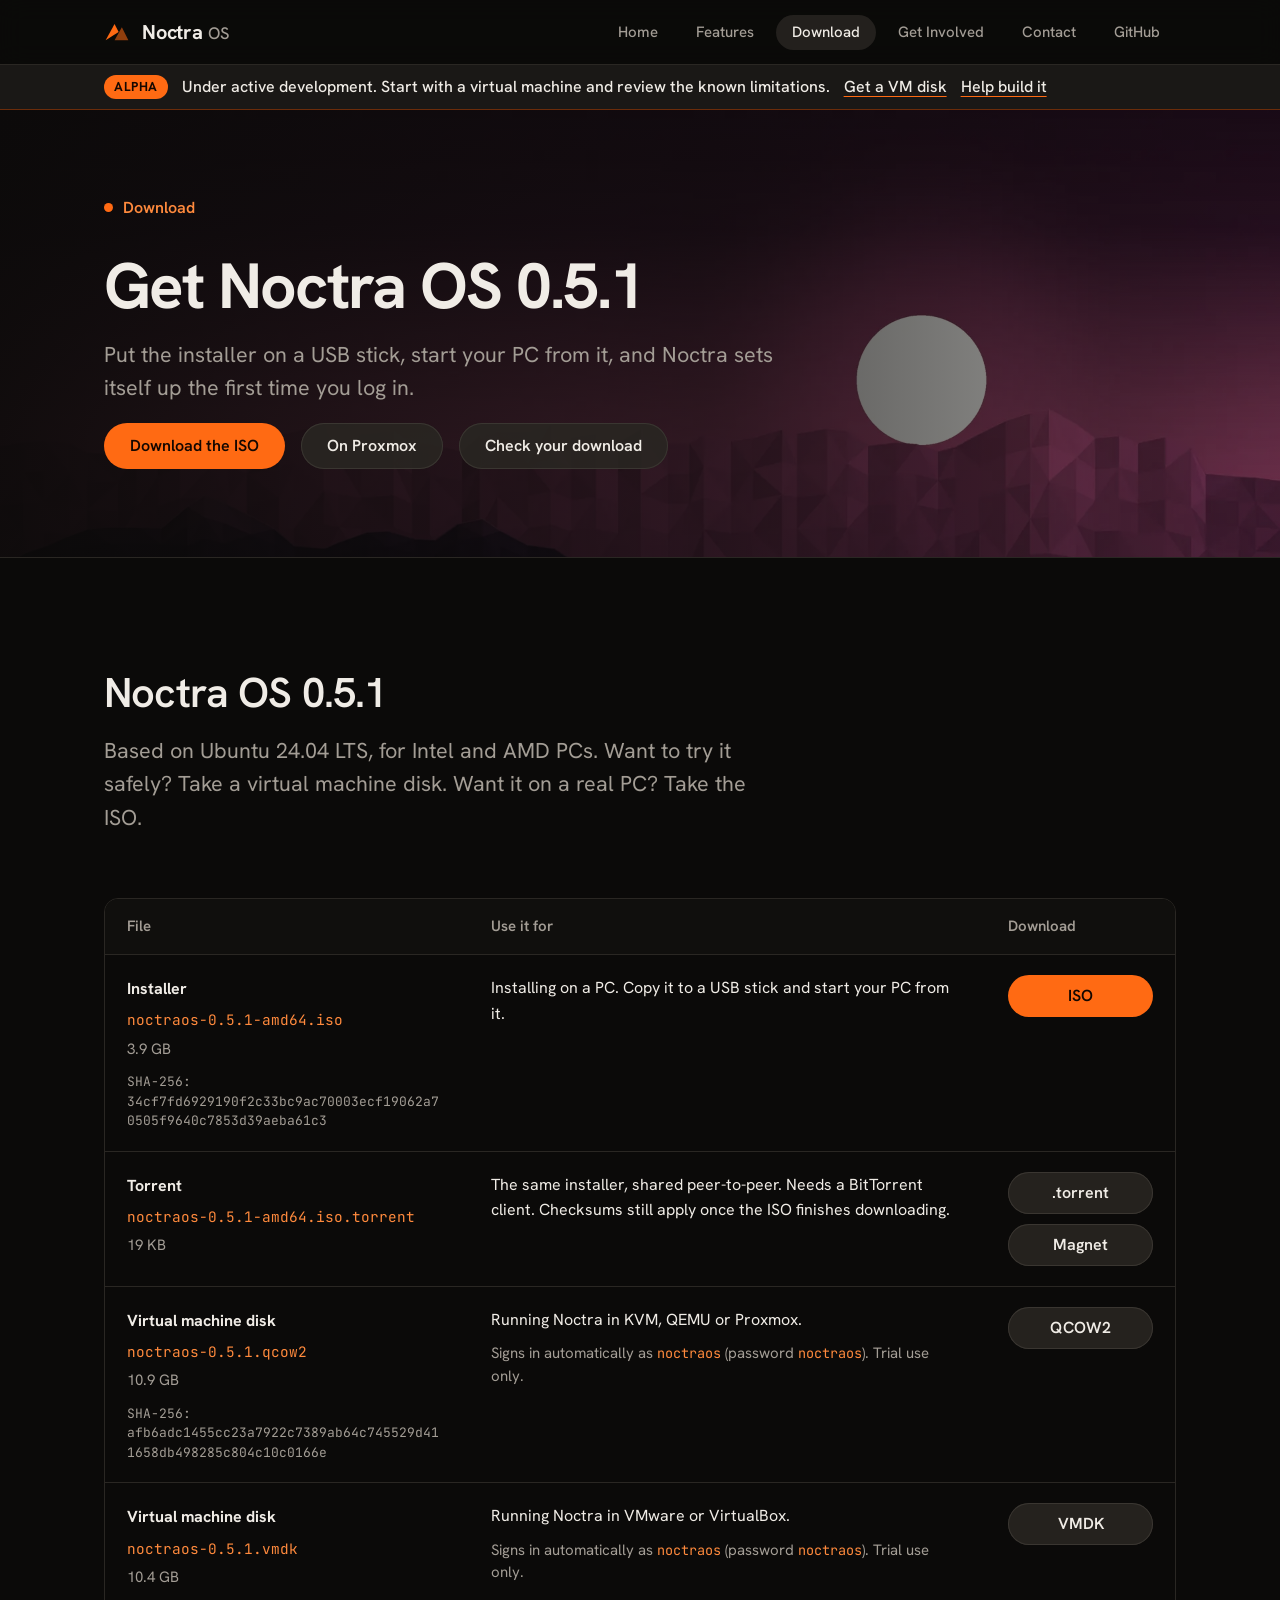
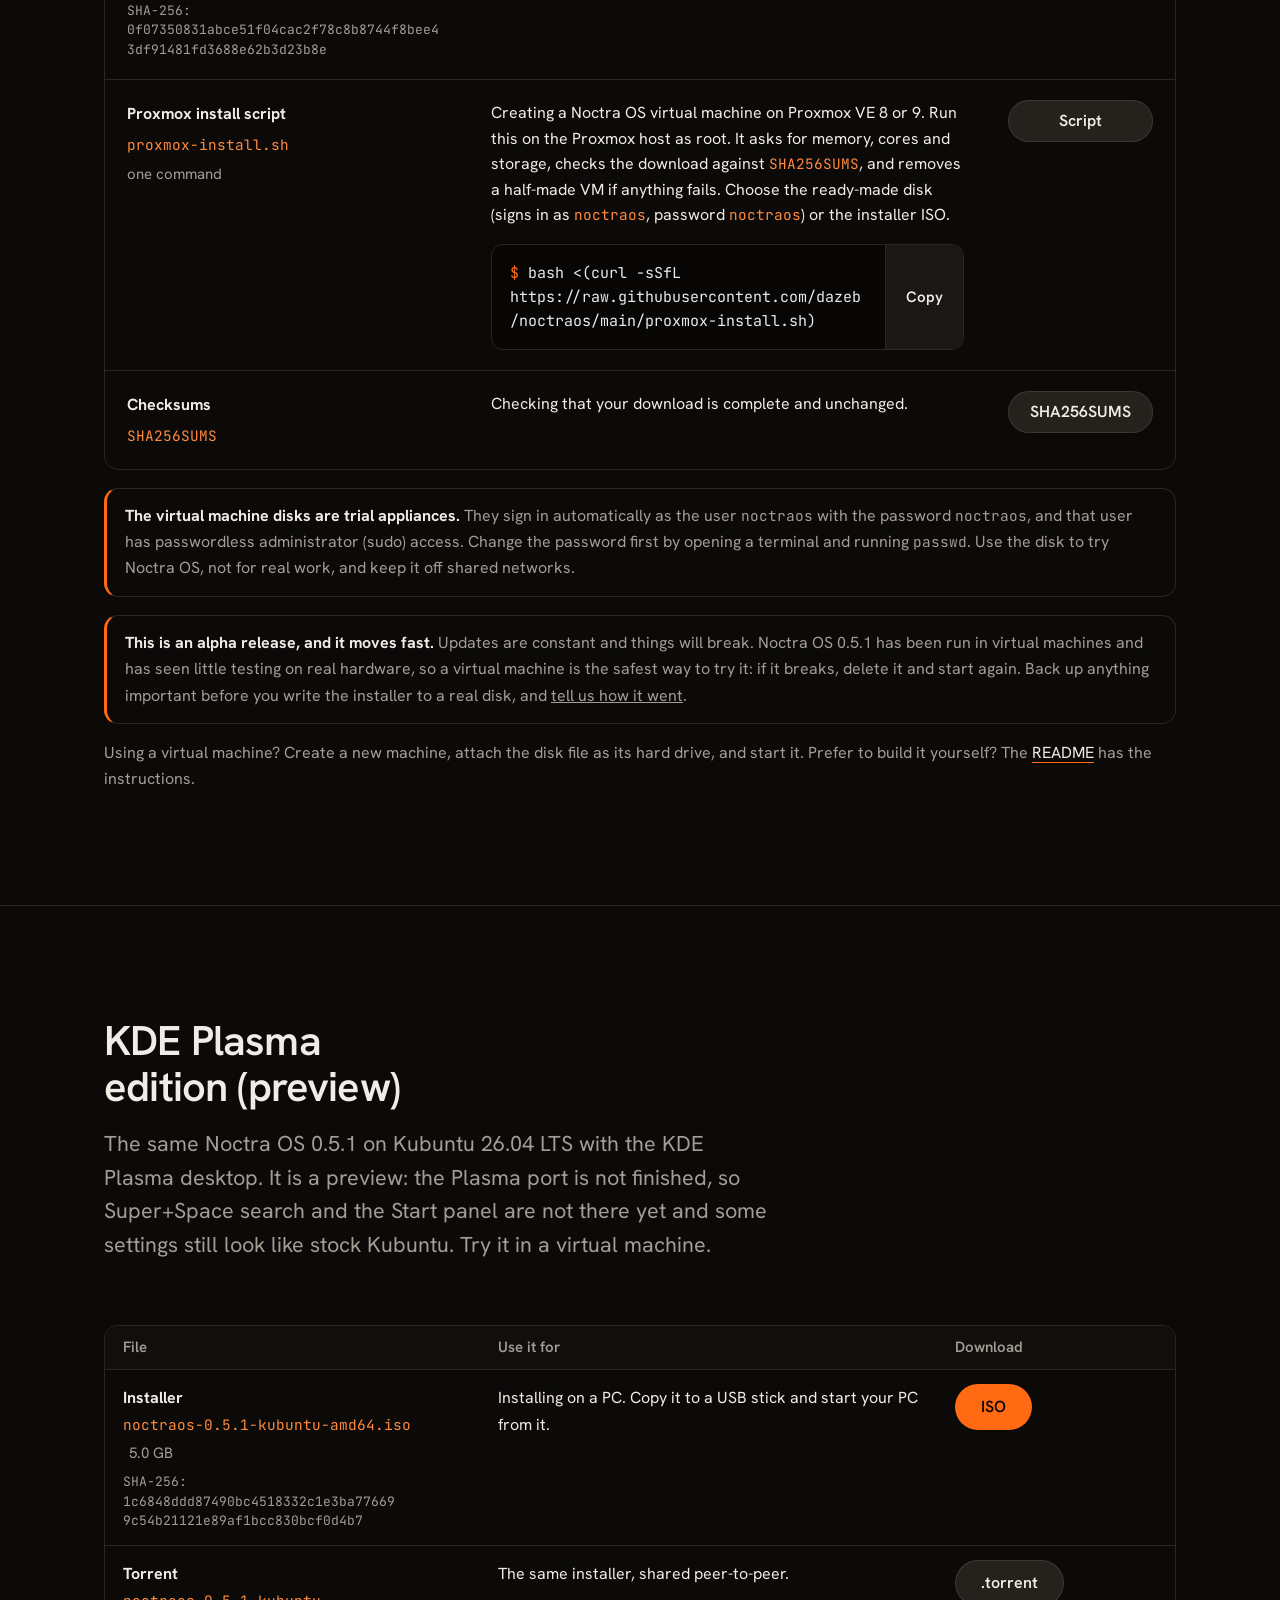
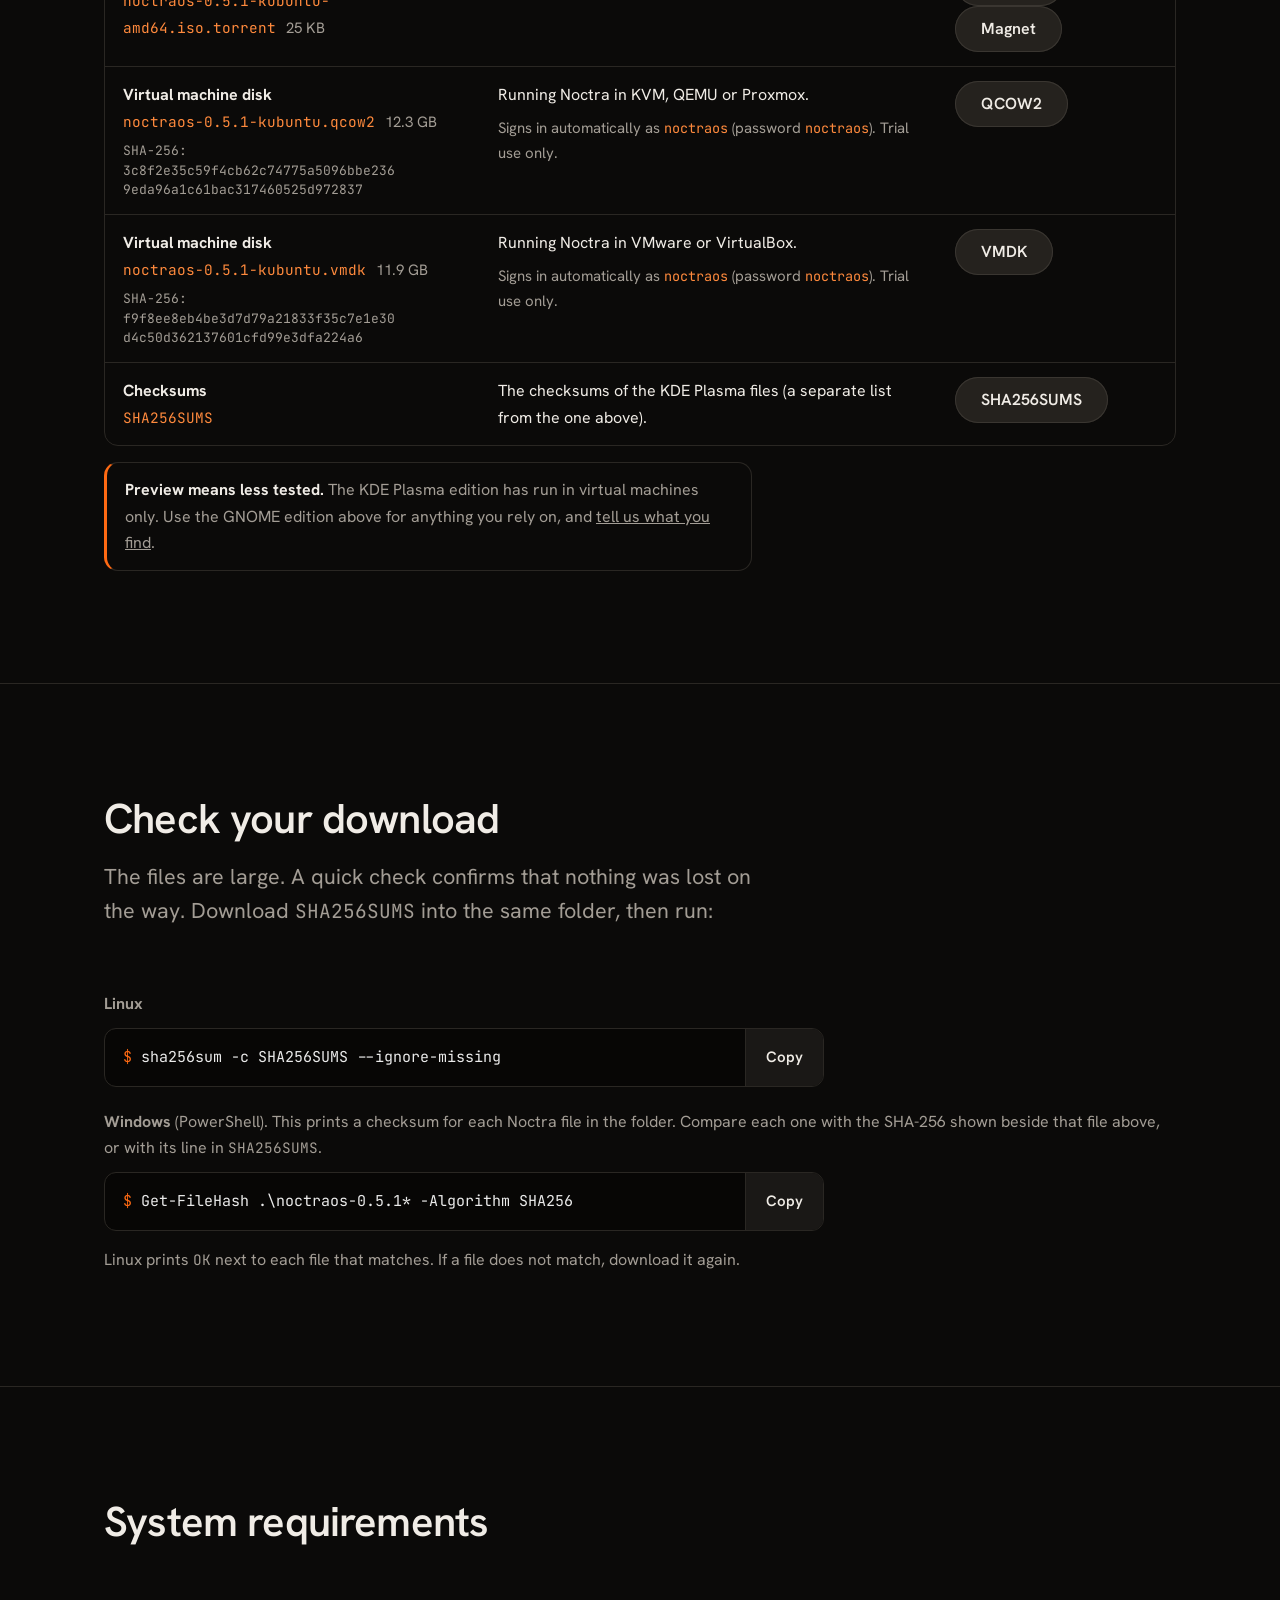
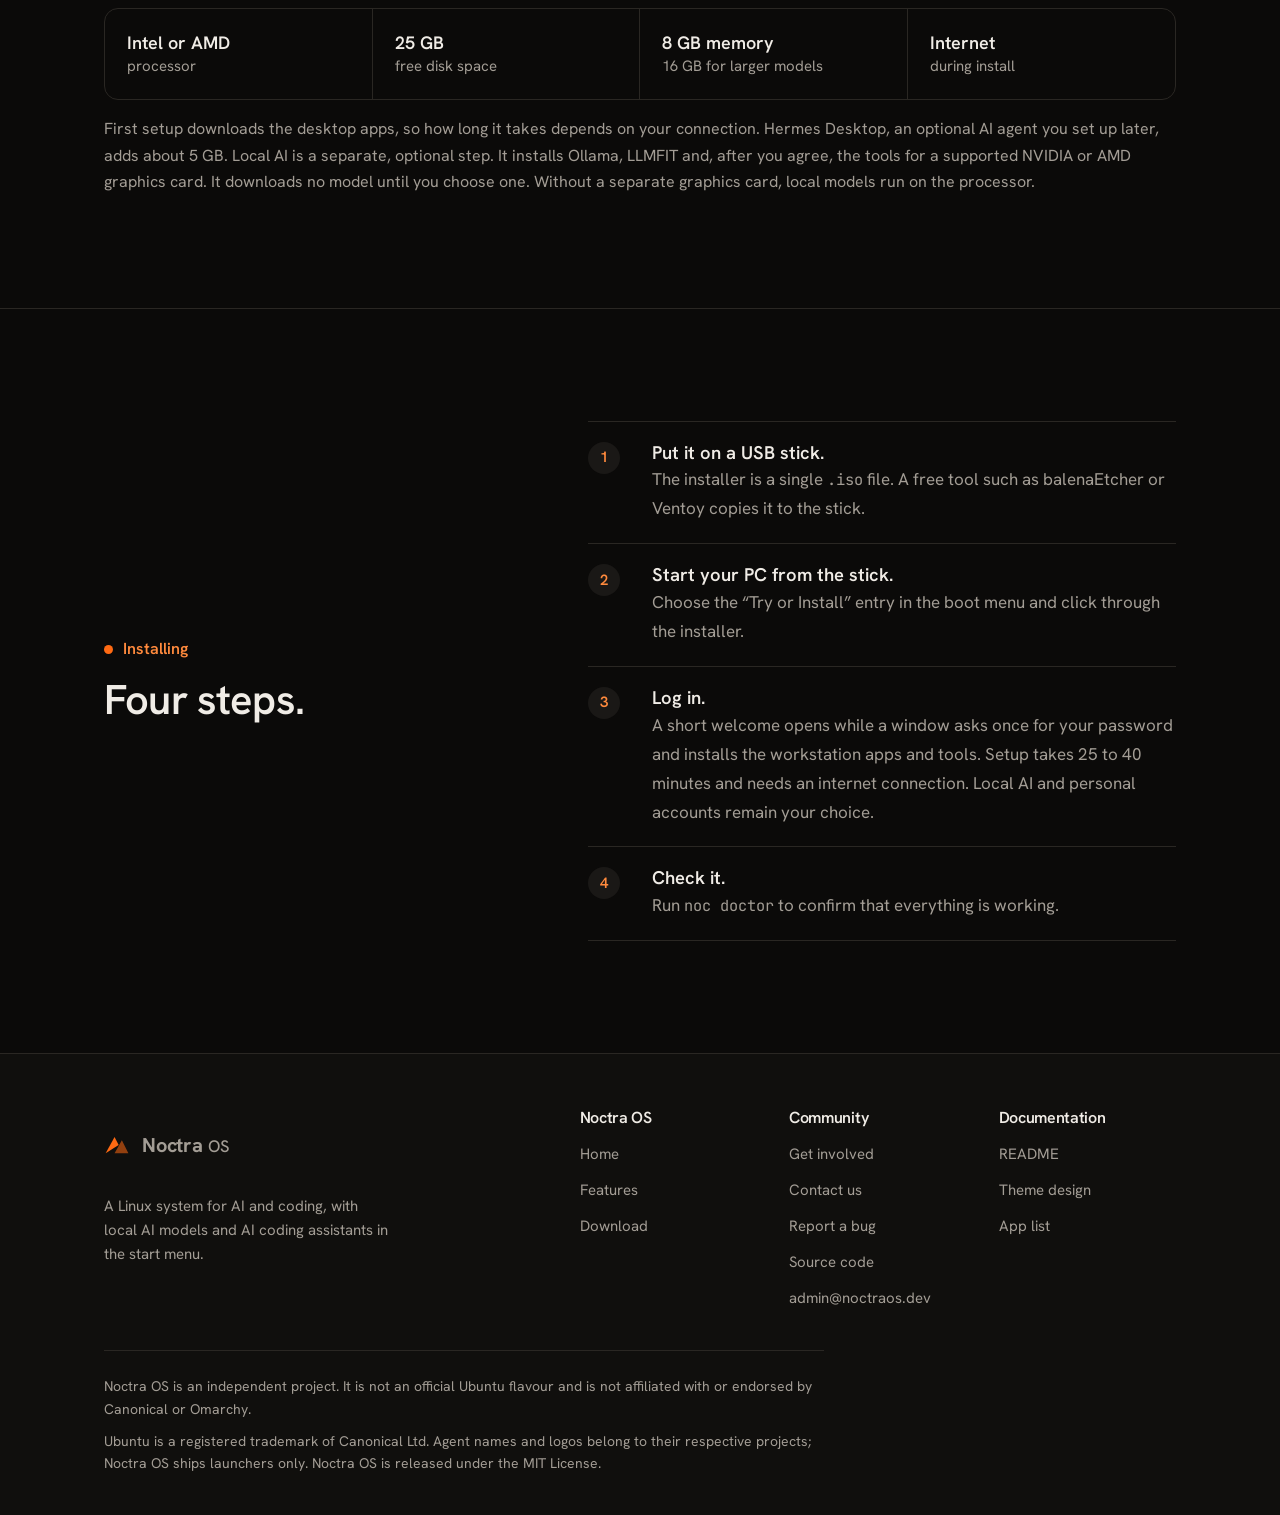
<file: site/download.html>
<!doctype html>
<html lang="en">
<head>
<meta charset="utf-8">
<meta name="viewport" content="width=device-width, initial-scale=1, viewport-fit=cover">
<meta name="description" content="Download Noctra OS 0.5.1: the installer ISO, QCOW2 and VMDK virtual machine disks, a one-command Proxmox installer, and SHA-256 checksums.">
<meta name="theme-color" content="#0b0a09">
<meta name="color-scheme" content="dark">
<meta name="robots" content="index, follow, max-image-preview:large">
<title>Download Noctra OS 0.5.1 · ISO, VM disks, Proxmox script</title>
<link rel="canonical" href="https://noctraos.dev/download">
<link rel="icon" href="/favicon.svg" type="image/svg+xml">
<link rel="icon" href="/favicon.ico" sizes="48x48">
<link rel="apple-touch-icon" href="/apple-touch-icon.png">
<link rel="manifest" href="/site.webmanifest">
<meta name="application-name" content="Noctra OS">
<meta name="apple-mobile-web-app-title" content="Noctra OS">
<meta property="og:type" content="website">
<meta property="og:site_name" content="Noctra OS">
<meta property="og:locale" content="en_GB">
<meta property="og:title" content="Download Noctra OS 0.5.1 · ISO, VM disks, Proxmox script">
<meta property="og:description" content="Download Noctra OS 0.5.1: the installer ISO, QCOW2 and VMDK virtual machine disks, a one-command Proxmox installer, and SHA-256 checksums.">
<meta property="og:url" content="https://noctraos.dev/download">
<meta property="og:image" content="https://noctraos.dev/img/social/og-download.png">
<meta property="og:image:type" content="image/png">
<meta property="og:image:width" content="1200">
<meta property="og:image:height" content="630">
<meta property="og:image:alt" content="Get NoctraOS 0.5.1: ISO, QCOW2, VMDK and a one-command Proxmox install script shown in a terminal.">
<meta name="twitter:card" content="summary_large_image">
<meta name="twitter:title" content="Download Noctra OS 0.5.1 · ISO, VM disks, Proxmox script">
<meta name="twitter:description" content="Download Noctra OS 0.5.1: the installer ISO, QCOW2 and VMDK virtual machine disks, a one-command Proxmox installer, and SHA-256 checksums.">
<meta name="twitter:image" content="https://noctraos.dev/img/social/og-download.png">
<meta name="twitter:image:alt" content="Get NoctraOS 0.5.1: ISO, QCOW2, VMDK and a one-command Proxmox install script shown in a terminal.">
<script type="application/ld+json">{"@context":"https://schema.org","@graph":[{"@type":"WebPage","@id":"https://noctraos.dev/download#page","url":"https://noctraos.dev/download","name":"Download Noctra OS 0.5.1 · ISO, VM disks, Proxmox script","description":"Download Noctra OS 0.5.1: the installer ISO, QCOW2 and VMDK virtual machine disks, a one-command Proxmox installer, and SHA-256 checksums.","isPartOf":{"@id":"https://noctraos.dev/#website"},"inLanguage":"en"},{"@type":"BreadcrumbList","itemListElement":[{"@type":"ListItem","position":1,"name":"Noctra OS","item":"https://noctraos.dev/"},{"@type":"ListItem","position":2,"name":"Download","item":"https://noctraos.dev/download"}]},{"@type":"SoftwareApplication","@id":"https://noctraos.dev/#os","name":"Noctra OS","applicationCategory":"OperatingSystem","operatingSystem":"Linux (Ubuntu 24.04)","softwareVersion":"0.5.1","description":"An AI development workstation OS, with local AI models and AI coding assistants ready when you are.","url":"https://noctraos.dev/","downloadUrl":"https://noctraos.dev/download","releaseNotes":"https://github.com/dazeb/noctraos/releases/tag/v0.5.1","image":"https://noctraos.dev/img/social/og-home.png","license":"https://opensource.org/licenses/MIT","offers":{"@type":"Offer","price":"0","priceCurrency":"USD"},"author":{"@id":"https://noctraos.dev/#org"},"publisher":{"@id":"https://noctraos.dev/#org"}}]}</script>
<link rel="preconnect" href="https://fonts.googleapis.com">
<link rel="preconnect" href="https://fonts.gstatic.com" crossorigin>
<link rel="stylesheet" href="https://fonts.googleapis.com/css2?family=Hanken+Grotesk:wght@400;500;600;700&family=JetBrains+Mono:wght@400;500;700&display=swap">
<link rel="stylesheet" href="style.css">
</head>
<body>
<header class="nav">
  <div class="wrap">
    <a class="brand" href="index.html" aria-label="Noctra OS home">
      <svg viewBox="0 0 32 32" aria-hidden="true"><polygon points="2,26 13,6 18,16" fill="#ff6a13"/><polygon points="13,26 22,10 30,26" fill="#ff6a13" opacity="0.55"/></svg>
      <span>Noctra <small>OS</small></span>
    </a>
    <nav aria-label="Main">
      <ul>
        <li><a href="index.html">Home</a></li>
        <li><a href="features.html">Features</a></li>
        <li><a href="download.html" aria-current="page">Download</a></li>
        <li><a href="community.html">Get Involved</a></li>
        <li><a href="community.html#contact">Contact</a></li>
        <li><a href="https://github.com/dazeb/noctraos">GitHub</a></li>
      </ul>
    </nav>
  </div>
</header>
<aside class="alpha-bar" aria-label="Project status">
  <div class="wrap"><span class="badge">Alpha</span><span>Under active development. Start with a virtual machine and review the known limitations.</span><a href="download.html#files">Get a VM disk</a><a href="community.html">Help build it</a></div>
</aside>

<main>
<div class="banner">
  <img src="img/crimson-dunes.webp" alt="" width="1920" height="1080">
  <div class="wrap">
    <p class="eyebrow"><span class="dot"></span>Download</p>
    <h1>Get Noctra OS 0.5.1</h1>
    <p class="lede">Put the installer on a USB stick, start your PC from it, and Noctra sets itself up the first time you log in.</p>
    <div class="cta"><a class="btn primary" href="https://noctraos-releases.fsn1.your-objectstorage.com/releases/v0.5.1/noctraos-0.5.1-amd64.iso">Download the ISO</a><a class="btn ghost" href="#proxmox">On Proxmox</a><a class="btn ghost" href="#verify">Check your download</a></div>
  </div>
</div>

<section id="files">
  <div class="wrap">
    <div class="head"><h2>Noctra OS 0.5.1</h2><p class="lede">Based on Ubuntu 24.04 LTS, for Intel and AMD PCs. Want to try it safely? Take a virtual machine disk. Want it on a real PC? Take the ISO.</p></div>
    <div class="scroll">
      <table>
        <thead><tr><th>File</th><th>Use it for</th><th>Download</th></tr></thead>
        <tbody>
          <tr><td><strong>Installer</strong><br><code>noctraos-0.5.1-amd64.iso</code> <span class="size">3.9 GB</span><span class="hash">SHA-256: 34cf7fd6929190f2c33bc9ac70003ecf19062a70505f9640c7853d39aeba61c3</span></td><td>Installing on a PC. Copy it to a USB stick and start your PC from it.</td><td><a class="btn primary" href="https://noctraos-releases.fsn1.your-objectstorage.com/releases/v0.5.1/noctraos-0.5.1-amd64.iso">ISO</a></td></tr>
          <tr><td><strong>Torrent</strong><br><code>noctraos-0.5.1-amd64.iso.torrent</code> <span class="size">19 KB</span></td><td>The same installer, shared peer-to-peer. Needs a BitTorrent client. Checksums still apply once the ISO finishes downloading.</td><td><a class="btn ghost" href="noctraos-0.5.1-amd64.iso.torrent" download>.torrent</a> <a class="btn ghost" href="magnet:?xt=urn:btih:4ef4e98af1cb091f9eaa37c2bb4a9c40535bc853&amp;dn=noctraos-0.5.1-amd64.iso&amp;tr=http%3A%2F%2Ftracker.opentrackr.org%3A1337%2Fannounce&amp;tr=udp%3A%2F%2Ftracker.opentrackr.org%3A1337%2Fannounce&amp;tr=udp%3A%2F%2Fopen.demonii.com%3A1337%2Fannounce&amp;tr=udp%3A%2F%2Ftracker.openbittorrent.com%3A80%2Fannounce&amp;ws=https%3A%2F%2Fnoctraos-releases.fsn1.your-objectstorage.com%2Freleases%2Fv0.5.1%2Fnoctraos-0.5.1-amd64.iso">Magnet</a></td></tr>
          <tr><td><strong>Virtual machine disk</strong><br><code>noctraos-0.5.1.qcow2</code> <span class="size">10.9 GB</span><span class="hash">SHA-256: afb6adc1455cc23a7922c7389ab64c745529d411658db498285c804c10c0166e</span></td><td>Running Noctra in KVM, QEMU or Proxmox.<span class="login">Signs in automatically as <code>noctraos</code> (password <code>noctraos</code>). Trial use only.</span></td><td><a class="btn ghost" href="https://noctraos-releases.fsn1.your-objectstorage.com/releases/v0.5.1/noctraos-0.5.1.qcow2">QCOW2</a></td></tr>
          <tr><td><strong>Virtual machine disk</strong><br><code>noctraos-0.5.1.vmdk</code> <span class="size">10.4 GB</span><span class="hash">SHA-256: 0f07350831abce51f04cac2f78c8b8744f8bee43df91481fd3688e62b3d23b8e</span></td><td>Running Noctra in VMware or VirtualBox.<span class="login">Signs in automatically as <code>noctraos</code> (password <code>noctraos</code>). Trial use only.</span></td><td><a class="btn ghost" href="https://noctraos-releases.fsn1.your-objectstorage.com/releases/v0.5.1/noctraos-0.5.1.vmdk">VMDK</a></td></tr>
          <tr id="proxmox"><td><strong>Proxmox install script</strong><br><code>proxmox-install.sh</code> <span class="size">one command</span></td><td>Creating a Noctra OS virtual machine on Proxmox VE 8 or 9. Run this on the Proxmox host as root. It asks for memory, cores and storage, checks the download against <code>SHA256SUMS</code>, and removes a half-made VM if anything fails. Choose the ready-made disk (signs in as <code>noctraos</code>, password <code>noctraos</code>) or the installer ISO.<div class="term-line gap-top-sm"><code id="proxmox-cmd" class="wrap-code">bash &lt;(curl -sSfL https://raw.githubusercontent.com/dazeb/noctraos/main/proxmox-install.sh)</code><button type="button" data-copy="proxmox-cmd" aria-label="Copy command">Copy</button></div></td><td><a class="btn ghost" href="https://raw.githubusercontent.com/dazeb/noctraos/main/proxmox-install.sh">Script</a></td></tr>
          <tr><td><strong>Checksums</strong><br><code>SHA256SUMS</code></td><td>Checking that your download is complete and unchanged.</td><td><a class="btn ghost" href="https://noctraos-releases.fsn1.your-objectstorage.com/releases/v0.5.1/SHA256SUMS">SHA256SUMS</a></td></tr>
        </tbody>
      </table>
    </div>
    <p class="note"><strong>The virtual machine disks are trial appliances.</strong> They sign in automatically as the user <code>noctraos</code> with the password <code>noctraos</code>, and that user has passwordless administrator (sudo) access. Change the password first by opening a terminal and running <code>passwd</code>. Use the disk to try Noctra OS, not for real work, and keep it off shared networks.</p>
    <p class="note"><strong>This is an alpha release, and it moves fast.</strong> Updates are constant and things will break. Noctra OS 0.5.1 has been run in virtual machines and has seen little testing on real hardware, so a virtual machine is the safest way to try it: if it breaks, delete it and start again. Back up anything important before you write the installer to a real disk, and <a href="https://github.com/dazeb/noctraos/issues">tell us how it went</a>.</p>
    <p class="alt gap-top-sm">Using a virtual machine? Create a new machine, attach the disk file as its hard drive, and start it. Prefer to build it yourself? The <a href="https://github.com/dazeb/noctraos#readme">README</a> has the instructions.</p>
  </div>
</section>

<!-- kubuntu flavour: written by scripts/update-site-release.py -->
<section id="plasma">
  <div class="wrap">
    <div class="head"><h2>KDE Plasma edition (preview)</h2><p class="lede">The same Noctra OS 0.5.1 on Kubuntu 26.04 LTS with the KDE Plasma desktop. It is a preview: the Plasma port is not finished, so Super+Space search and the Start panel are not there yet and some settings still look like stock Kubuntu. Try it in a virtual machine.</p></div>
    <div class="scroll">
      <table>
        <thead><tr><th>File</th><th>Use it for</th><th>Download</th></tr></thead>
        <tbody>
          <tr><td><strong>Installer</strong><br><code>noctraos-0.5.1-kubuntu-amd64.iso</code> <span class="size">5.0 GB</span><span class="hash">SHA-256: 1c6848ddd87490bc4518332c1e3ba776699c54b21121e89af1bcc830bcf0d4b7</span></td><td>Installing on a PC. Copy it to a USB stick and start your PC from it.</td><td><a class="btn primary" href="https://noctraos-releases.fsn1.your-objectstorage.com/releases/v0.5.1/kubuntu/noctraos-0.5.1-kubuntu-amd64.iso">ISO</a></td></tr>
          <tr><td><strong>Torrent</strong><br><code>noctraos-0.5.1-kubuntu-amd64.iso.torrent</code> <span class="size">25 KB</span></td><td>The same installer, shared peer-to-peer.</td><td><a class="btn ghost" href="noctraos-0.5.1-kubuntu-amd64.iso.torrent" download>.torrent</a> <a class="btn ghost" href="magnet:?xt=urn:btih:44d071827d84a88acdd5acde25ba625fcadc7f3c&amp;dn=noctraos-0.5.1-kubuntu-amd64.iso&amp;tr=http%3A%2F%2Ftracker.opentrackr.org%3A1337%2Fannounce&amp;tr=udp%3A%2F%2Ftracker.opentrackr.org%3A1337%2Fannounce&amp;tr=udp%3A%2F%2Fopen.demonii.com%3A1337%2Fannounce&amp;tr=udp%3A%2F%2Ftracker.openbittorrent.com%3A80%2Fannounce&amp;ws=https%3A%2F%2Fnoctraos-releases.fsn1.your-objectstorage.com%2Freleases%2Fv0.5.1%2Fkubuntu%2Fnoctraos-0.5.1-kubuntu-amd64.iso">Magnet</a></td></tr>
          <tr><td><strong>Virtual machine disk</strong><br><code>noctraos-0.5.1-kubuntu.qcow2</code> <span class="size">12.3 GB</span><span class="hash">SHA-256: 3c8f2e35c59f4cb62c74775a5096bbe2369eda96a1c61bac317460525d972837</span></td><td>Running Noctra in KVM, QEMU or Proxmox.<span class="login">Signs in automatically as <code>noctraos</code> (password <code>noctraos</code>). Trial use only.</span></td><td><a class="btn ghost" href="https://noctraos-releases.fsn1.your-objectstorage.com/releases/v0.5.1/kubuntu/noctraos-0.5.1-kubuntu.qcow2">QCOW2</a></td></tr>
          <tr><td><strong>Virtual machine disk</strong><br><code>noctraos-0.5.1-kubuntu.vmdk</code> <span class="size">11.9 GB</span><span class="hash">SHA-256: f9f8ee8eb4be3d7d79a21833f35c7e1e30d4c50d362137601cfd99e3dfa224a6</span></td><td>Running Noctra in VMware or VirtualBox.<span class="login">Signs in automatically as <code>noctraos</code> (password <code>noctraos</code>). Trial use only.</span></td><td><a class="btn ghost" href="https://noctraos-releases.fsn1.your-objectstorage.com/releases/v0.5.1/kubuntu/noctraos-0.5.1-kubuntu.vmdk">VMDK</a></td></tr>
          <tr><td><strong>Checksums</strong><br><code>SHA256SUMS</code></td><td>The checksums of the KDE Plasma files (a separate list from the one above).</td><td><a class="btn ghost" href="https://noctraos-releases.fsn1.your-objectstorage.com/releases/v0.5.1/kubuntu/SHA256SUMS">SHA256SUMS</a></td></tr>
        </tbody>
      </table>
    </div>
    <p class="note"><strong>Preview means less tested.</strong> The KDE Plasma edition has run in virtual machines only. Use the GNOME edition above for anything you rely on, and <a href="https://github.com/dazeb/noctraos/issues">tell us what you find</a>.</p>
  </div>
</section>
<!-- /kubuntu flavour -->

<section id="verify">
  <div class="wrap">
    <div class="head"><h2>Check your download</h2><p class="lede">The files are large. A quick check confirms that nothing was lost on the way. Download <code>SHA256SUMS</code> into the same folder, then run:</p></div>
    <p class="alt alt-label"><strong>Linux</strong></p>
    <div class="term-line narrow">
      <code id="verify-linux">sha256sum -c SHA256SUMS --ignore-missing</code>
      <button type="button" data-copy="verify-linux" aria-label="Copy command">Copy</button>
    </div>
    <p class="alt alt-label gap-top"><strong>Windows</strong> (PowerShell). This prints a checksum for each Noctra file in the folder. Compare each one with the SHA-256 shown beside that file above, or with its line in <code>SHA256SUMS</code>.</p>
    <div class="term-line narrow">
      <code id="verify-win">Get-FileHash .\noctraos-0.5.1* -Algorithm SHA256</code>
      <button type="button" data-copy="verify-win" aria-label="Copy command">Copy</button>
    </div>
    <p class="alt gap-top-sm">Linux prints <code>OK</code> next to each file that matches. If a file does not match, download it again.</p>
  </div>
</section>

<section>
  <div class="wrap">
    <div class="head"><h2>System requirements</h2></div>
    <div class="reqs">
      <div><b>Intel or AMD</b>processor</div>
      <div><b>25 GB</b>free disk space</div>
      <div><b>8 GB memory</b>16 GB for larger models</div>
      <div><b>Internet</b>during install</div>
    </div>
    <p class="alt gap-top-sm">First setup downloads the desktop apps, so how long it takes depends on your connection. Hermes Desktop, an optional AI agent you set up later, adds about 5 GB. Local AI is a separate, optional step. It installs Ollama, LLMFIT and, after you agree, the tools for a supported NVIDIA or AMD graphics card. It downloads no model until you choose one. Without a separate graphics card, local models run on the processor.</p>
  </div>
</section>

<section>
  <div class="wrap band">
    <div>
      <p class="eyebrow"><span class="dot"></span>Installing</p>
      <h2>Four steps.</h2>
    </div>
    <ol class="steps">
      <li><div><strong>Put it on a USB stick.</strong><span>The installer is a single <code>.iso</code> file. A free tool such as balenaEtcher or Ventoy copies it to the stick.</span></div></li>
      <li><div><strong>Start your PC from the stick.</strong><span>Choose the “Try or Install” entry in the boot menu and click through the installer.</span></div></li>
      <li><div><strong>Log in.</strong><span>A short welcome opens while a window asks once for your password and installs the workstation apps and tools. Setup takes 25 to 40 minutes and needs an internet connection. Local AI and personal accounts remain your choice.</span></div></li>
      <li><div><strong>Check it.</strong><span>Run <code>noc doctor</code> to confirm that everything is working.</span></div></li>
    </ol>
  </div>
</section>
</main>

<footer>
  <div class="wrap">
    <div class="cols">
      <div class="about">
        <a class="brand" href="index.html"><svg viewBox="0 0 32 32" aria-hidden="true"><polygon points="2,26 13,6 18,16" fill="#ff6a13"/><polygon points="13,26 22,10 30,26" fill="#ff6a13" opacity="0.55"/></svg><span>Noctra <small>OS</small></span></a>
        <p>A Linux system for AI and coding, with local AI models and AI coding assistants in the start menu.</p>
      </div>
      <div>
        <h3>Noctra OS</h3>
        <ul><li><a href="index.html">Home</a></li><li><a href="features.html">Features</a></li><li><a href="download.html">Download</a></li></ul>
      </div>
      <div>
        <h3>Community</h3>
        <ul><li><a href="community.html">Get involved</a></li><li><a href="community.html#contact">Contact us</a></li><li><a href="https://github.com/dazeb/noctraos/issues">Report a bug</a></li><li><a href="https://github.com/dazeb/noctraos">Source code</a></li><li><a href="mailto:admin@noctraos.dev">admin@noctraos.dev</a></li></ul>
      </div>
      <div>
        <h3>Documentation</h3>
        <ul><li><a href="https://github.com/dazeb/noctraos#readme">README</a></li><li><a href="https://github.com/dazeb/noctraos/blob/main/docs/theme-design.md">Theme design</a></li><li><a href="https://github.com/dazeb/noctraos/blob/main/docs/omarchy-parity.md">App list</a></li></ul>
      </div>
    </div>
    <div class="legal">
      <p>Noctra OS is an independent project. It is not an official Ubuntu flavour and is not affiliated with or endorsed by Canonical or Omarchy.</p>
      <p>Ubuntu is a registered trademark of Canonical Ltd. Agent names and logos belong to their respective projects; Noctra OS ships launchers only. Noctra OS is released under the <a href="https://github.com/dazeb/noctraos/blob/main/LICENSE">MIT License</a>.</p>
    </div>
  </div>
</footer>
<script src="script.js"></script>
</body>
</html>
</file>
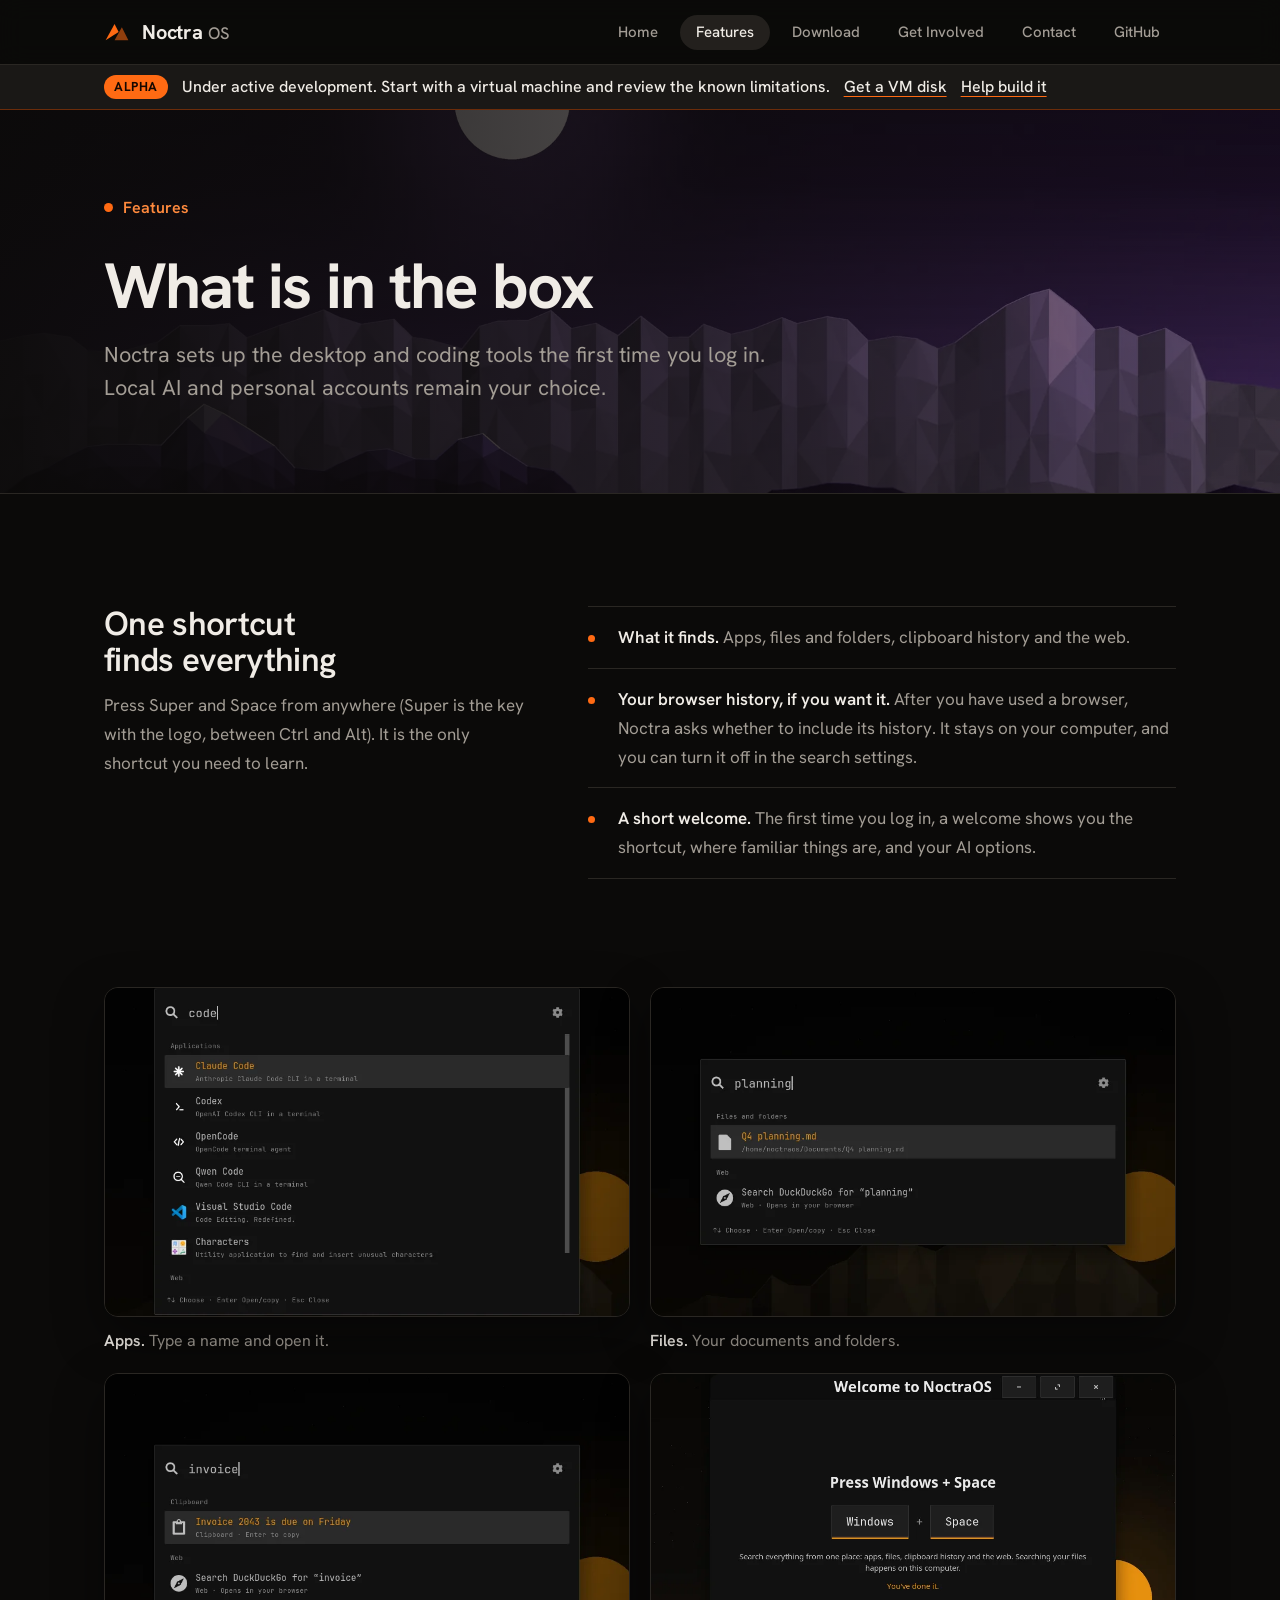
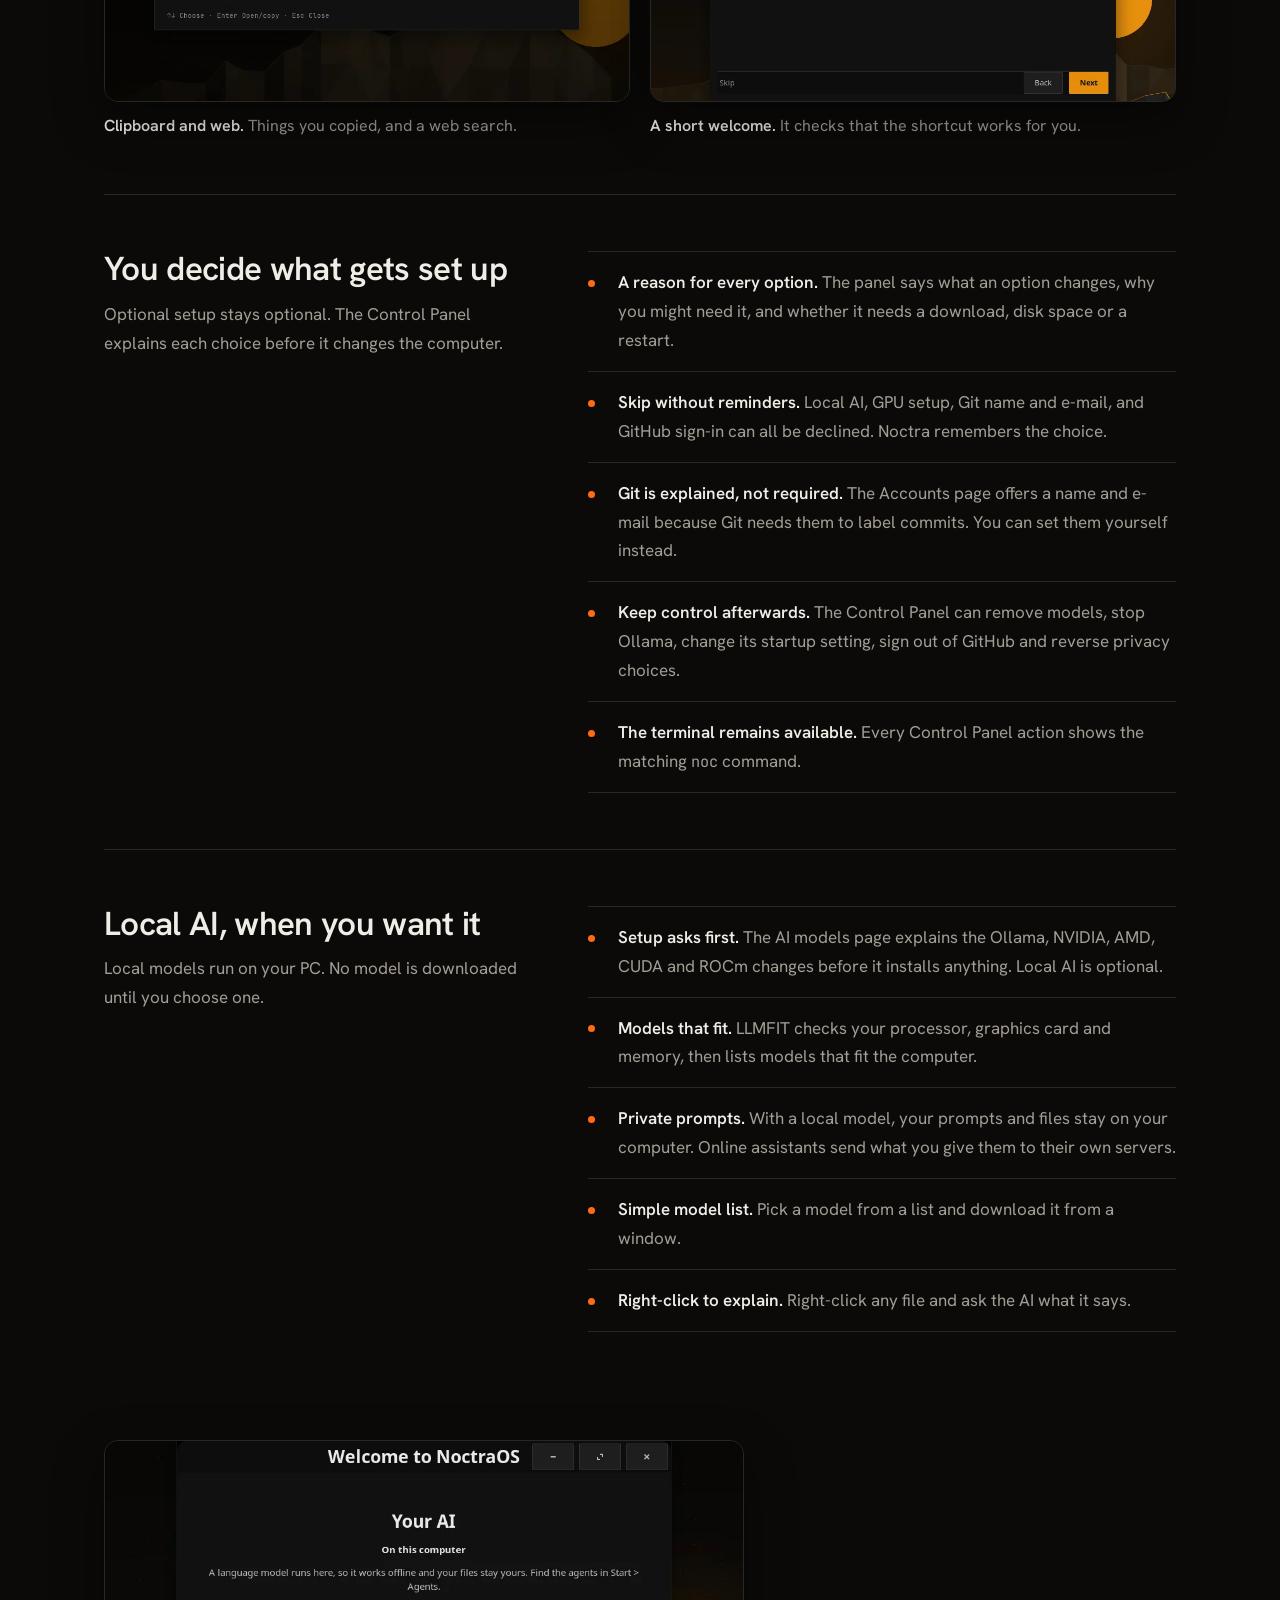
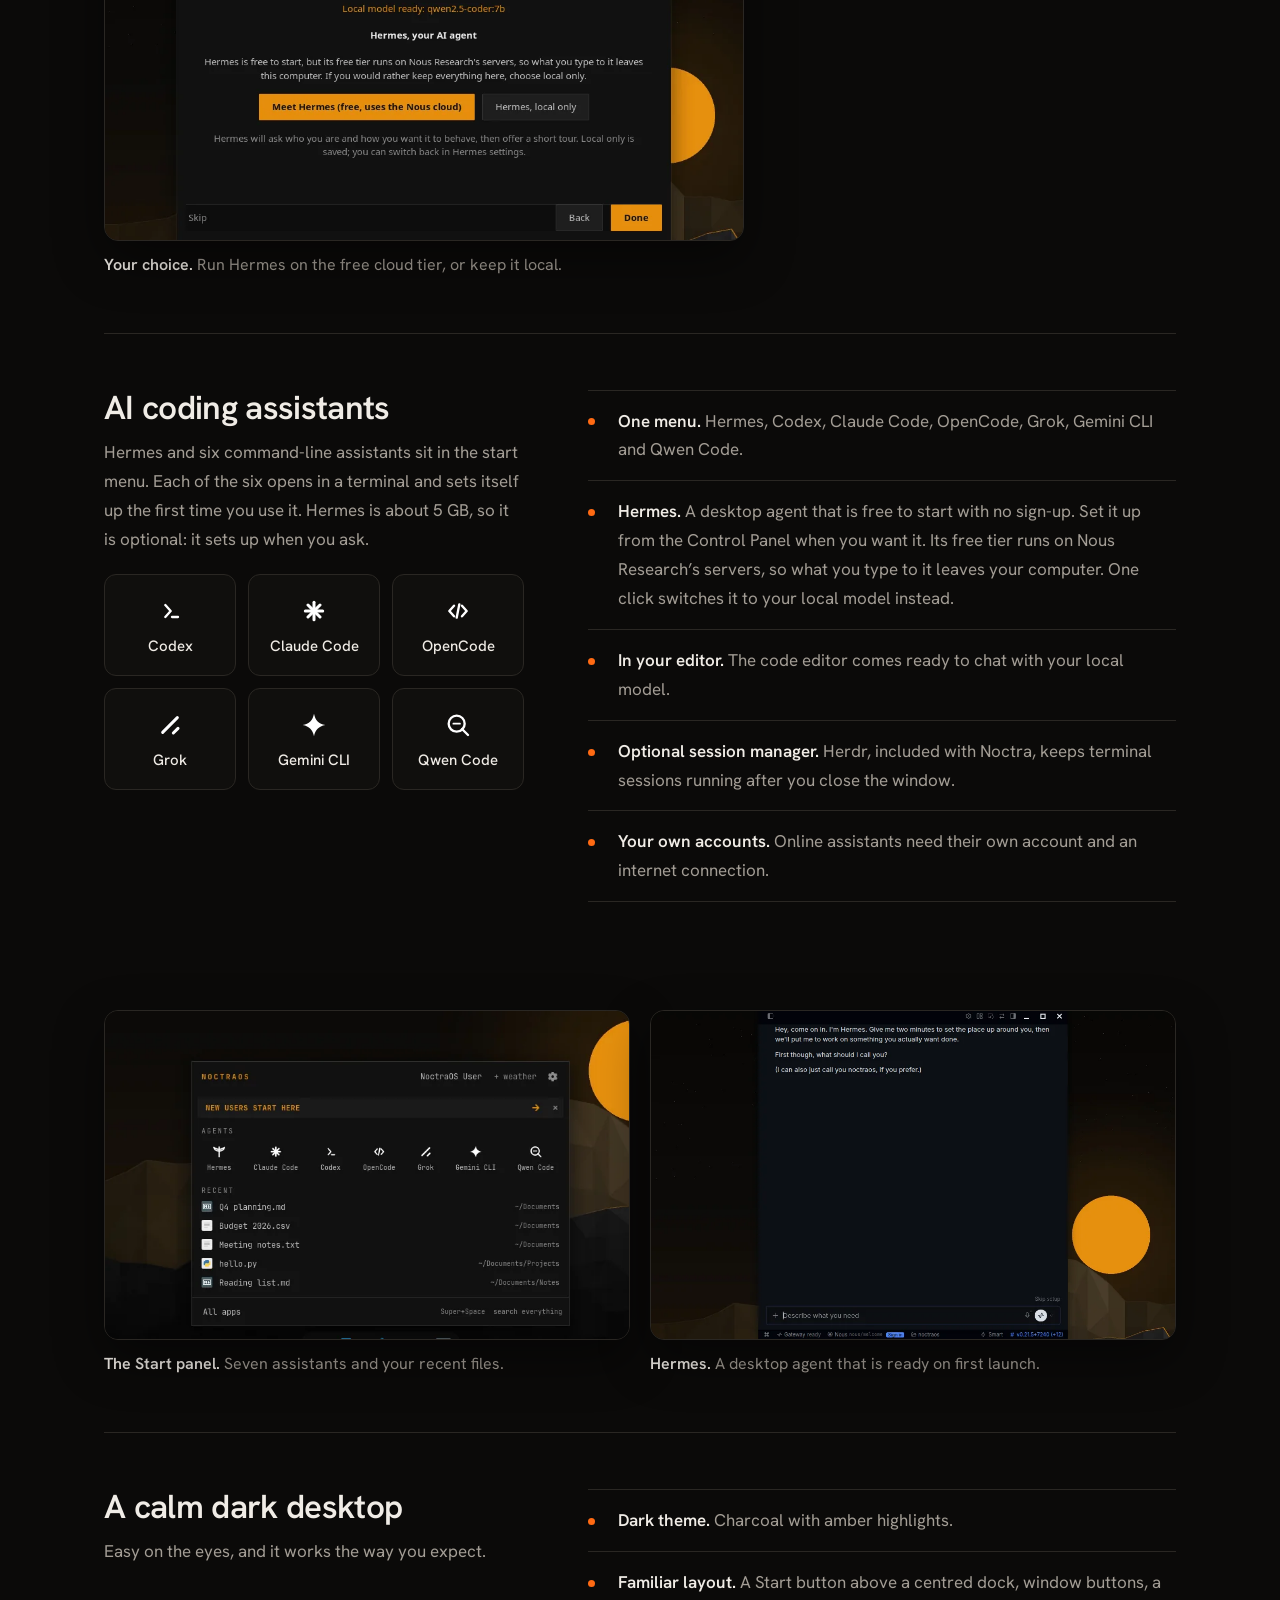
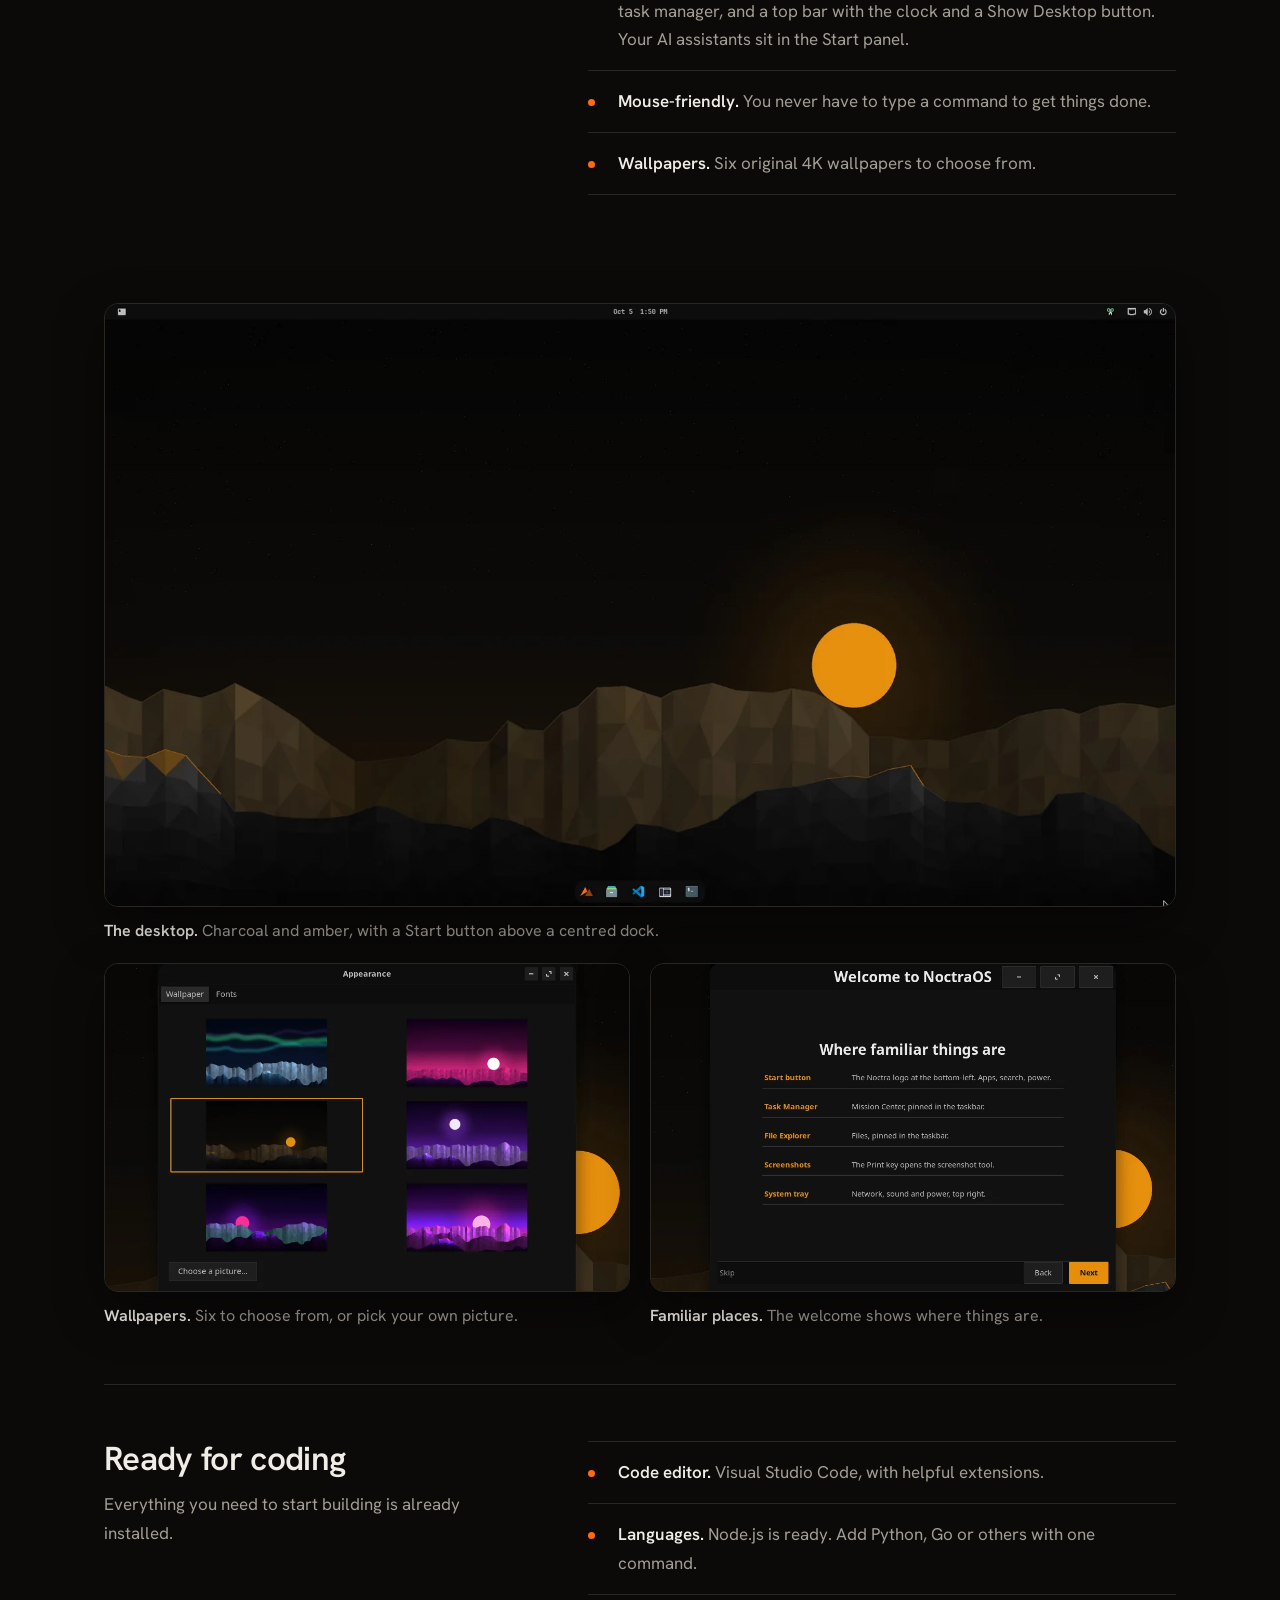
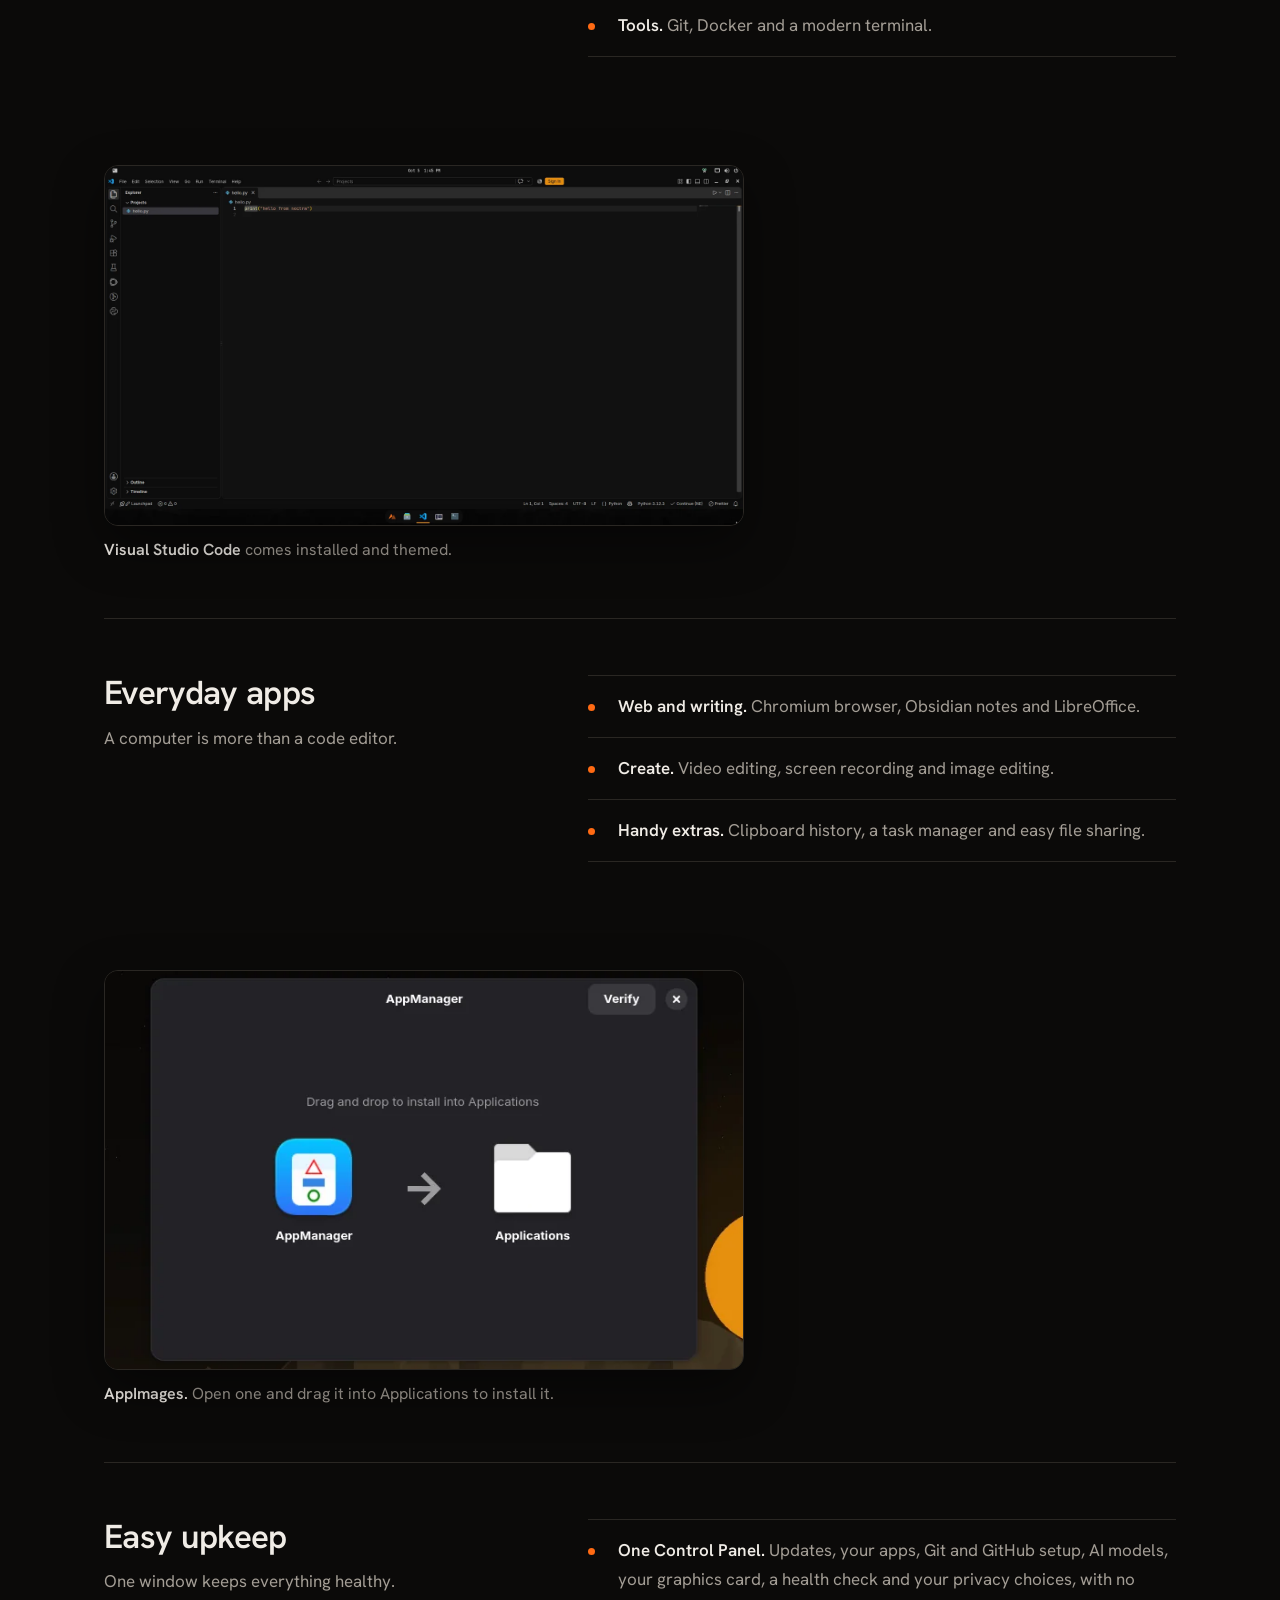
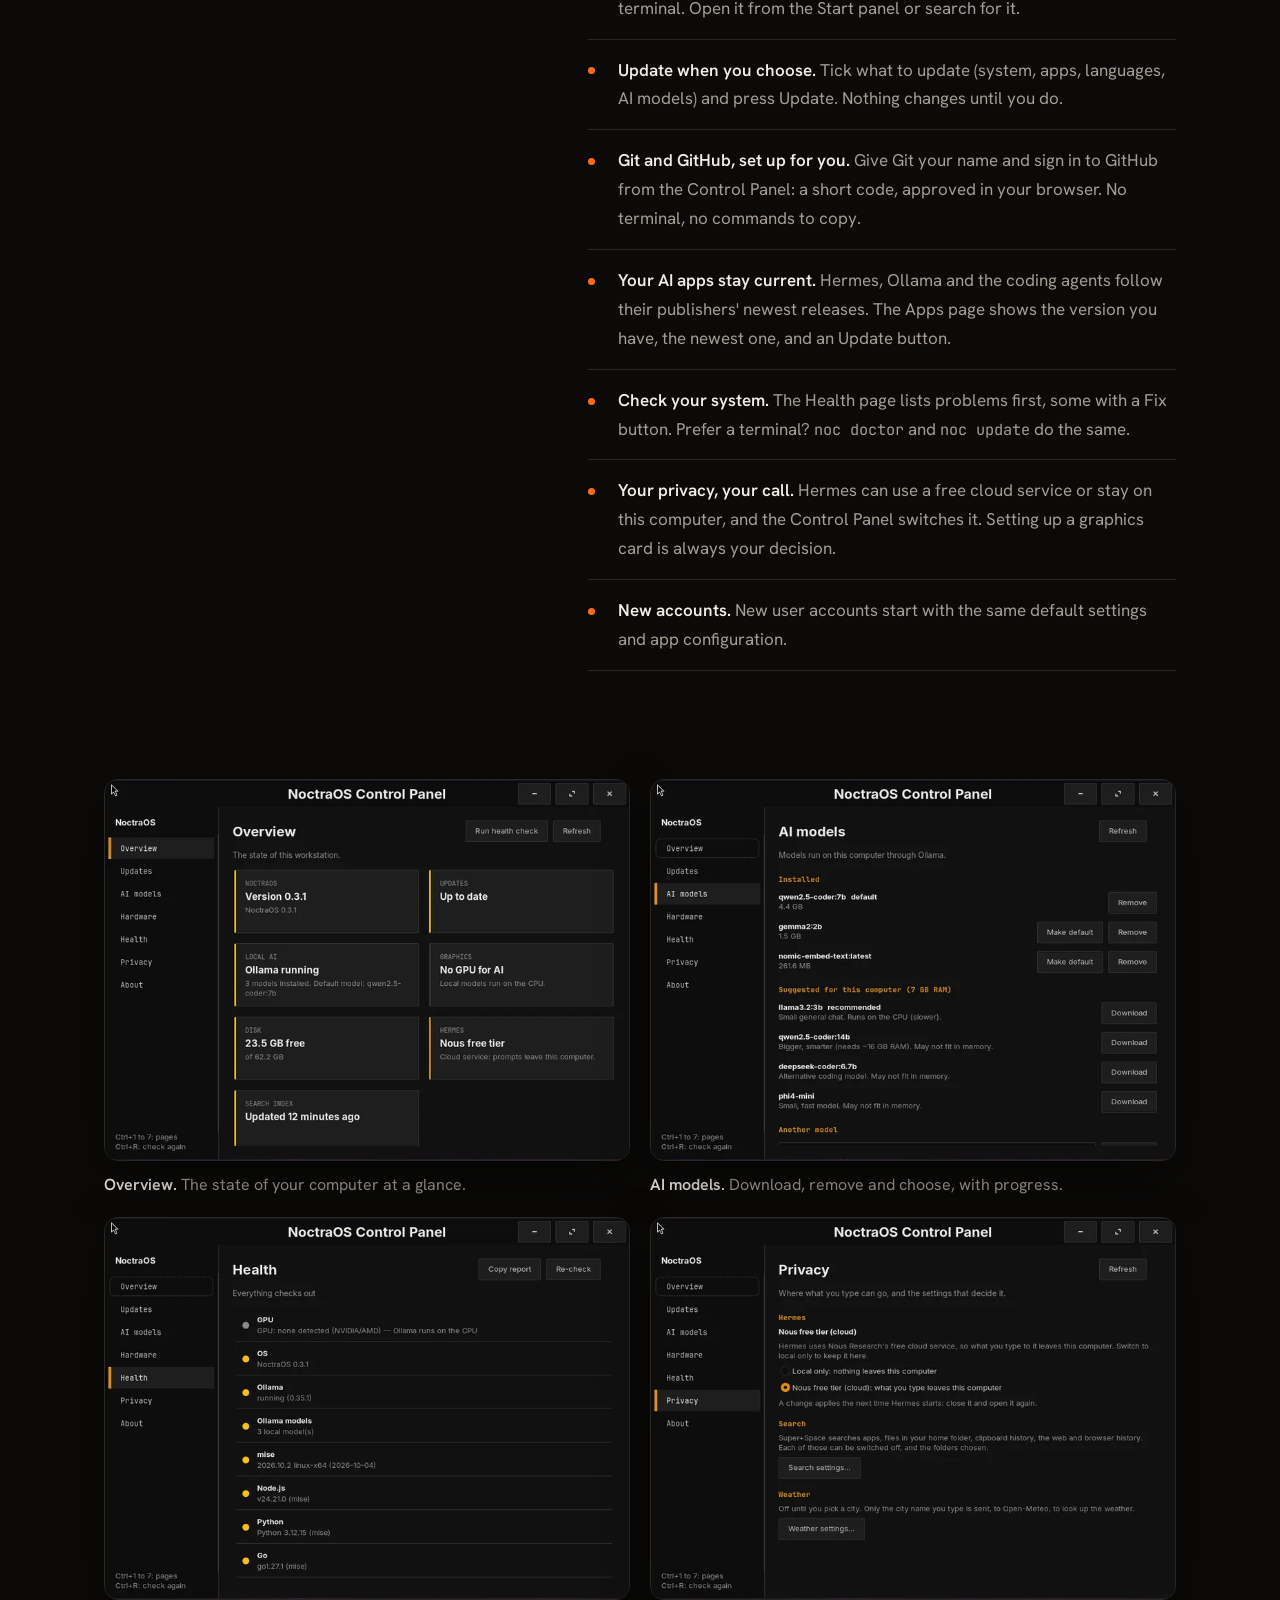
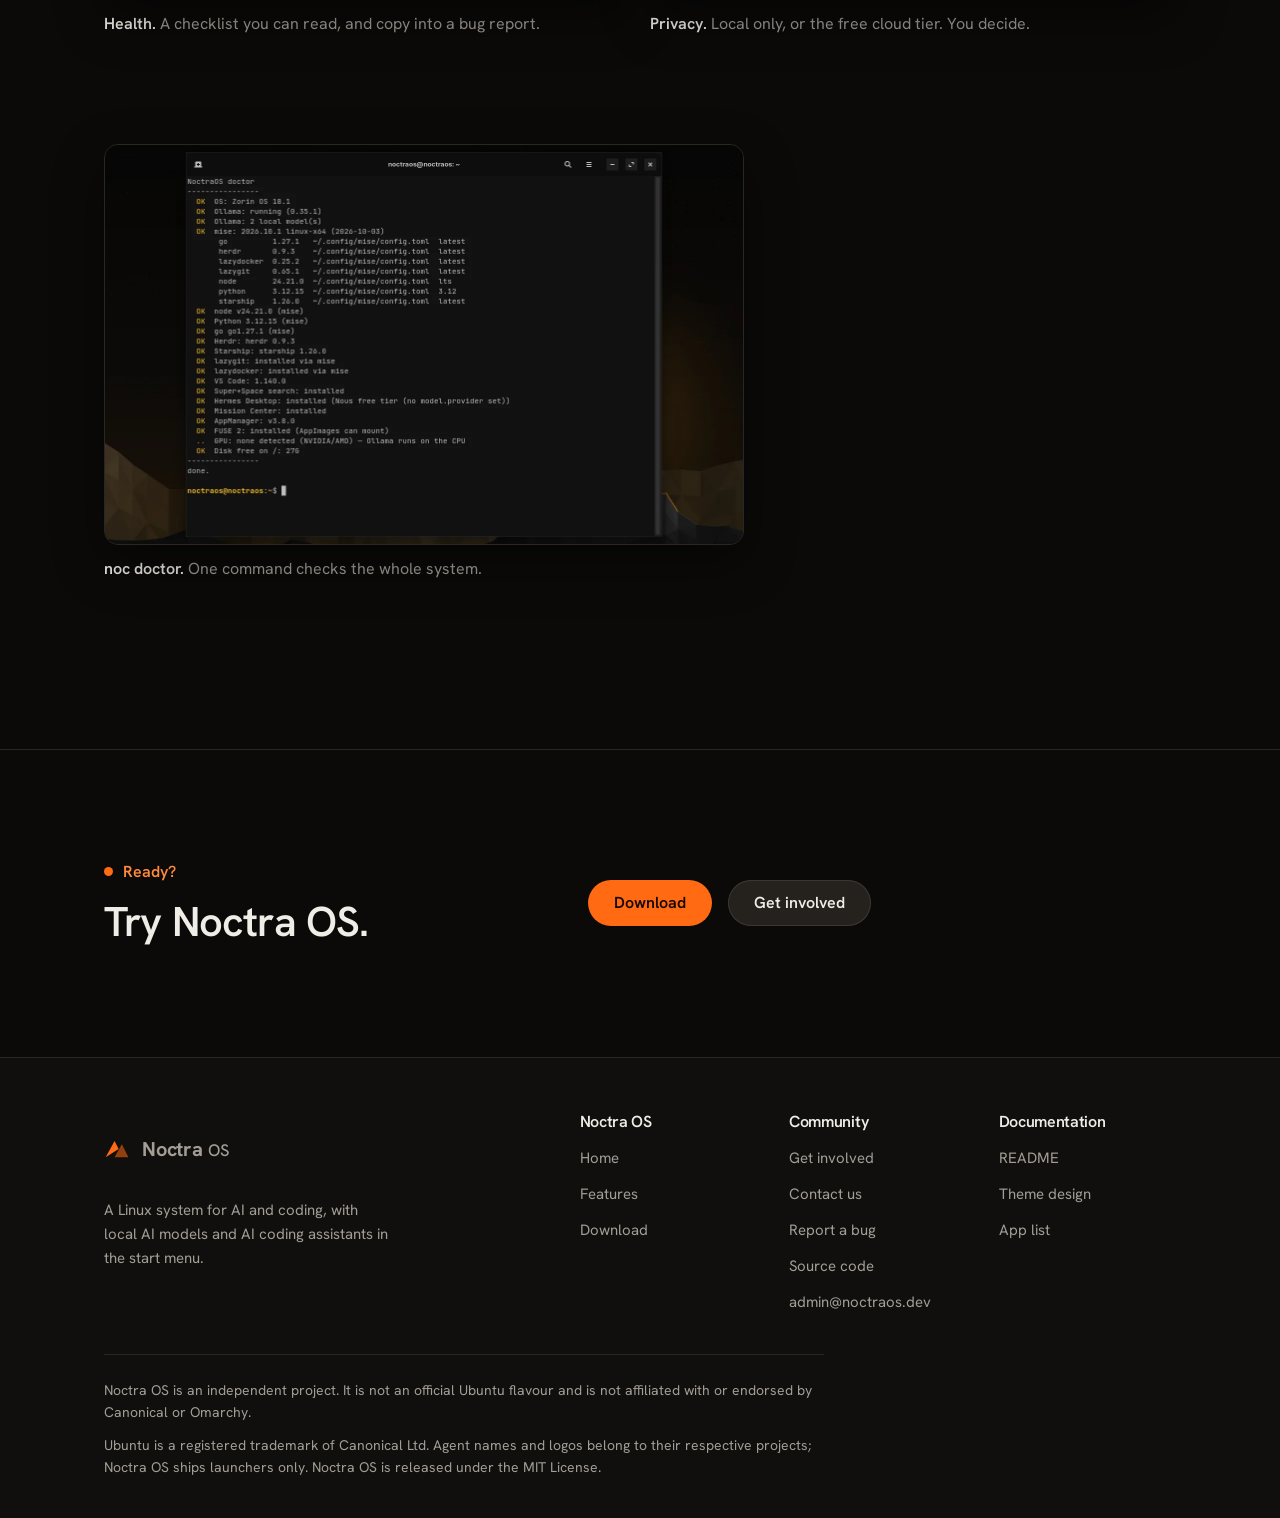
<file: site/features.html>
<!doctype html>
<html lang="en">
<head>
<meta charset="utf-8">
<meta name="viewport" content="width=device-width, initial-scale=1, viewport-fit=cover">
<meta name="description" content="What is included in Noctra OS: AI on your own computer, six AI coding assistants, a calm dark desktop and a ready coding setup.">
<meta name="theme-color" content="#0b0a09">
<meta name="color-scheme" content="dark">
<meta name="robots" content="index, follow, max-image-preview:large">
<title>Features · Noctra OS</title>
<link rel="canonical" href="https://noctraos.dev/features">
<link rel="icon" href="/favicon.svg" type="image/svg+xml">
<link rel="icon" href="/favicon.ico" sizes="48x48">
<link rel="apple-touch-icon" href="/apple-touch-icon.png">
<link rel="manifest" href="/site.webmanifest">
<meta name="application-name" content="Noctra OS">
<meta name="apple-mobile-web-app-title" content="Noctra OS">
<meta property="og:type" content="website">
<meta property="og:site_name" content="Noctra OS">
<meta property="og:locale" content="en_GB">
<meta property="og:title" content="Features · Noctra OS">
<meta property="og:description" content="What is included in Noctra OS: AI on your own computer, six AI coding assistants, a calm dark desktop and a ready coding setup.">
<meta property="og:url" content="https://noctraos.dev/features">
<meta property="og:image" content="https://noctraos.dev/img/social/og-features.png">
<meta property="og:image:type" content="image/png">
<meta property="og:image:width" content="1200">
<meta property="og:image:height" content="630">
<meta property="og:image:alt" content="The Noctra OS Start panel with Hermes, Claude Code, Codex, OpenCode, Grok, Gemini CLI and Qwen Code, and a list of recent files.">
<meta name="twitter:card" content="summary_large_image">
<meta name="twitter:title" content="Features · Noctra OS">
<meta name="twitter:description" content="What is included in Noctra OS: AI on your own computer, six AI coding assistants, a calm dark desktop and a ready coding setup.">
<meta name="twitter:image" content="https://noctraos.dev/img/social/og-features.png">
<meta name="twitter:image:alt" content="The Noctra OS Start panel with Hermes, Claude Code, Codex, OpenCode, Grok, Gemini CLI and Qwen Code, and a list of recent files.">
<script type="application/ld+json">{"@context":"https://schema.org","@graph":[{"@type":"WebPage","@id":"https://noctraos.dev/features#page","url":"https://noctraos.dev/features","name":"Features · Noctra OS","description":"What is included in Noctra OS: AI on your own computer, six AI coding assistants, a calm dark desktop and a ready coding setup.","isPartOf":{"@id":"https://noctraos.dev/#website"},"inLanguage":"en"},{"@type":"BreadcrumbList","itemListElement":[{"@type":"ListItem","position":1,"name":"Noctra OS","item":"https://noctraos.dev/"},{"@type":"ListItem","position":2,"name":"Features","item":"https://noctraos.dev/features"}]}]}</script>
<link rel="preconnect" href="https://fonts.googleapis.com">
<link rel="preconnect" href="https://fonts.gstatic.com" crossorigin>
<link rel="stylesheet" href="https://fonts.googleapis.com/css2?family=Hanken+Grotesk:wght@400;500;600;700&family=JetBrains+Mono:wght@400;500;700&display=swap">
<link rel="stylesheet" href="style.css">
</head>
<body>
<header class="nav">
  <div class="wrap">
    <a class="brand" href="index.html" aria-label="Noctra OS home">
      <svg viewBox="0 0 32 32" aria-hidden="true"><polygon points="2,26 13,6 18,16" fill="#ff6a13"/><polygon points="13,26 22,10 30,26" fill="#ff6a13" opacity="0.55"/></svg>
      <span>Noctra <small>OS</small></span>
    </a>
    <nav aria-label="Main">
      <ul>
        <li><a href="index.html">Home</a></li>
        <li><a href="features.html" aria-current="page">Features</a></li>
        <li><a href="download.html">Download</a></li>
        <li><a href="community.html">Get Involved</a></li>
        <li><a href="community.html#contact">Contact</a></li>
        <li><a href="https://github.com/dazeb/noctraos">GitHub</a></li>
      </ul>
    </nav>
  </div>
</header>
<aside class="alpha-bar" aria-label="Project status">
  <div class="wrap"><span class="badge">Alpha</span><span>Under active development. Start with a virtual machine and review the known limitations.</span><a href="download.html#files">Get a VM disk</a><a href="community.html">Help build it</a></div>
</aside>

<main>
<div class="banner">
  <img src="img/glacier-facet.webp" alt="" width="1920" height="1080">
  <div class="wrap">
    <p class="eyebrow"><span class="dot"></span>Features</p>
    <h1>What is in the box</h1>
    <p class="lede">Noctra sets up the desktop and coding tools the first time you log in. Local AI and personal accounts remain your choice.</p>
  </div>
</div>

<section>
  <div class="wrap rows">
    <div class="row">
      <div class="intro">
        <h2>One shortcut finds everything</h2>
        <p>Press Super and Space from anywhere (Super is the key with the logo, between Ctrl and Alt). It is the only shortcut you need to learn.</p>
      </div>
      <ul>
        <li><div><strong>What it finds.</strong> <span>Apps, files and folders, clipboard history and the web.</span></div></li>
        <li><div><strong>Your browser history, if you want it.</strong> <span>After you have used a browser, Noctra asks whether to include its history. It stays on your computer, and you can turn it off in the search settings.</span></div></li>
        <li><div><strong>A short welcome.</strong> <span>The first time you log in, a welcome shows you the shortcut, where familiar things are, and your AI options.</span></div></li>
      </ul>
      <div class="shots two">
        <figure class="shot"><a href="img/shots/full/search-apps.webp" target="_blank" rel="noopener" aria-label="Open the full-size screenshot: The Noctra search box showing apps for the word code, including Claude Code, Codex, OpenCode, Qwen Code and Visual Studio Code"><img src="img/shots/search-apps.webp" alt="The Noctra search box showing apps for the word code, including Claude Code, Codex, OpenCode, Qwen Code and Visual Studio Code" width="880" height="550" loading="lazy" decoding="async"></a><figcaption><b>Apps.</b> Type a name and open it.</figcaption></figure>
        <figure class="shot"><a href="img/shots/full/search-files.webp" target="_blank" rel="noopener" aria-label="Open the full-size screenshot: The Noctra search box showing a document called Q4 planning.md"><img src="img/shots/search-files.webp" alt="The Noctra search box showing a document called Q4 planning.md" width="880" height="550" loading="lazy" decoding="async"></a><figcaption><b>Files.</b> Your documents and folders.</figcaption></figure>
        <figure class="shot"><a href="img/shots/full/search-clipboard.webp" target="_blank" rel="noopener" aria-label="Open the full-size screenshot: The Noctra search box showing a line from clipboard history, with a web search offered below it"><img src="img/shots/search-clipboard.webp" alt="The Noctra search box showing a line from clipboard history, with a web search offered below it" width="880" height="550" loading="lazy" decoding="async"></a><figcaption><b>Clipboard and web.</b> Things you copied, and a web search.</figcaption></figure>
        <figure class="shot"><a href="img/shots/full/welcome-shortcut.webp" target="_blank" rel="noopener" aria-label="Open the full-size screenshot: The Noctra welcome asking you to press Windows and Space, and confirming when you do"><img src="img/shots/welcome-shortcut.webp" alt="The Noctra welcome asking you to press Windows and Space, and confirming when you do" width="1008" height="630" loading="lazy" decoding="async"></a><figcaption><b>A short welcome.</b> It checks that the shortcut works for you.</figcaption></figure>
      </div>
    </div>
    <div class="row">
      <div class="intro">
        <h2>You decide what gets set up</h2>
        <p>Optional setup stays optional. The Control Panel explains each choice before it changes the computer.</p>
      </div>
      <ul>
        <li><div><strong>A reason for every option.</strong> <span>The panel says what an option changes, why you might need it, and whether it needs a download, disk space or a restart.</span></div></li>
        <li><div><strong>Skip without reminders.</strong> <span>Local AI, GPU setup, Git name and e-mail, and GitHub sign-in can all be declined. Noctra remembers the choice.</span></div></li>
        <li><div><strong>Git is explained, not required.</strong> <span>The Accounts page offers a name and e-mail because Git needs them to label commits. You can set them yourself instead.</span></div></li>
        <li><div><strong>Keep control afterwards.</strong> <span>The Control Panel can remove models, stop Ollama, change its startup setting, sign out of GitHub and reverse privacy choices.</span></div></li>
        <li><div><strong>The terminal remains available.</strong> <span>Every Control Panel action shows the matching <code>noc</code> command.</span></div></li>
      </ul>
    </div>
        <div class="row">
      <div class="intro">
        <h2>Local AI, when you want it</h2>
        <p>Local models run on your PC. No model is downloaded until you choose one.</p>
      </div>
      <ul>
        <li><div><strong>Setup asks first.</strong> <span>The AI models page explains the Ollama, NVIDIA, AMD, CUDA and ROCm changes before it installs anything. Local AI is optional.</span></div></li>
        <li><div><strong>Models that fit.</strong> <span>LLMFIT checks your processor, graphics card and memory, then lists models that fit the computer.</span></div></li>
        <li><div><strong>Private prompts.</strong> <span>With a local model, your prompts and files stay on your computer. Online assistants send what you give them to their own servers.</span></div></li>
        <li><div><strong>Simple model list.</strong> <span>Pick a model from a list and download it from a window.</span></div></li>
        <li><div><strong>Right-click to explain.</strong> <span>Right-click any file and ask the AI what it says.</span></div></li>
      </ul>
      <div class="shots one">
        <figure class="shot"><a href="img/shots/full/welcome-ai.webp" target="_blank" rel="noopener" aria-label="Open the full-size screenshot: The Noctra welcome page about AI, offering Hermes with the free cloud tier or local only"><img src="img/shots/welcome-ai.webp" alt="The Noctra welcome page about AI, offering Hermes with the free cloud tier or local only" width="1008" height="630" loading="lazy" decoding="async"></a><figcaption><b>Your choice.</b> Run Hermes on the free cloud tier, or keep it local.</figcaption></figure>
      </div>
    </div>
    <div class="row">
      <div class="intro">
        <h2>AI coding assistants</h2>
        <p>Hermes and six command-line assistants sit in the start menu. Each of the six opens in a terminal and sets itself up the first time you use it. Hermes is about 5 GB, so it is optional: it sets up when you ask.</p>
        <div class="tiles">
          <div class="tile"><img src="icons/noctra-agent-codex.svg" alt="">Codex</div>
          <div class="tile"><img src="icons/noctra-agent-claude.svg" alt="">Claude Code</div>
          <div class="tile"><img src="icons/noctra-agent-opencode.svg" alt="">OpenCode</div>
          <div class="tile"><img src="icons/noctra-agent-grok.svg" alt="">Grok</div>
          <div class="tile"><img src="icons/noctra-agent-gemini.svg" alt="">Gemini CLI</div>
          <div class="tile"><img src="icons/noctra-agent-qwen.svg" alt="">Qwen Code</div>
        </div>
      </div>
      <ul>
        <li><div><strong>One menu.</strong> <span>Hermes, Codex, Claude Code, OpenCode, Grok, Gemini CLI and Qwen Code.</span></div></li>
        <li><div><strong>Hermes.</strong> <span>A desktop agent that is free to start with no sign-up. Set it up from the Control Panel when you want it. Its free tier runs on Nous Research&rsquo;s servers, so what you type to it leaves your computer. One click switches it to your local model instead.</span></div></li>
        <li><div><strong>In your editor.</strong> <span>The code editor comes ready to chat with your local model.</span></div></li>
        <li><div><strong>Optional session manager.</strong> <span>Herdr, included with Noctra, keeps terminal sessions running after you close the window.</span></div></li>
        <li><div><strong>Your own accounts.</strong> <span>Online assistants need their own account and an internet connection.</span></div></li>
      </ul>
      <div class="shots two">
        <figure class="shot"><a href="img/shots/full/start-panel.webp" target="_blank" rel="noopener" aria-label="Open the full-size screenshot: The Noctra Start panel with the agents row: Hermes, Claude Code, Codex, OpenCode, Grok, Gemini CLI and Qwen Code, and a list of recent files"><img src="img/shots/start-panel.webp" alt="The Noctra Start panel with the agents row: Hermes, Claude Code, Codex, OpenCode, Grok, Gemini CLI and Qwen Code, and a list of recent files" width="776" height="485" loading="lazy" decoding="async"></a><figcaption><b>The Start panel.</b> Seven assistants and your recent files.</figcaption></figure>
        <figure class="shot"><a href="img/shots/full/hermes.webp" target="_blank" rel="noopener" aria-label="Open the full-size screenshot: The Hermes desktop agent greeting a new user, with its gateway ready"><img src="img/shots/hermes.webp" alt="The Hermes desktop agent greeting a new user, with its gateway ready" width="1016" height="635" loading="lazy" decoding="async"></a><figcaption><b>Hermes.</b> A desktop agent that is ready on first launch.</figcaption></figure>
      </div>
    </div>
    <div class="row">
      <div class="intro">
        <h2>A calm dark desktop</h2>
        <p>Easy on the eyes, and it works the way you expect.</p>
      </div>
      <ul>
        <li><div><strong>Dark theme.</strong> <span>Charcoal with amber highlights.</span></div></li>
        <li><div><strong>Familiar layout.</strong> <span>A Start button above a centred dock, window buttons, a task manager, and a top bar with the clock and a Show Desktop button. Your AI assistants sit in the Start panel.</span></div></li>
        <li><div><strong>Mouse-friendly.</strong> <span>You never have to type a command to get things done.</span></div></li>
        <li><div><strong>Wallpapers.</strong> <span>Six original 4K wallpapers to choose from.</span></div></li>
      </ul>
      <div class="shots two">
        <figure class="shot wide"><a href="img/shots/full/desktop.webp" target="_blank" rel="noopener" aria-label="Open the full-size screenshot: The Noctra desktop: a charcoal wallpaper with an amber sun, a top bar and a centred dock with the Noctra Start button"><img src="img/shots/desktop.webp" alt="The Noctra desktop: a charcoal wallpaper with an amber sun, a top bar and a centred dock with the Noctra Start button" width="1600" height="900" loading="lazy" decoding="async"></a><figcaption><b>The desktop.</b> Charcoal and amber, with a Start button above a centred dock.</figcaption></figure>
        <figure class="shot"><a href="img/shots/full/appearance.webp" target="_blank" rel="noopener" aria-label="Open the full-size screenshot: The Appearance window offering six wallpapers"><img src="img/shots/appearance.webp" alt="The Appearance window offering six wallpapers" width="954" height="596" loading="lazy" decoding="async"></a><figcaption><b>Wallpapers.</b> Six to choose from, or pick your own picture.</figcaption></figure>
        <figure class="shot"><a href="img/shots/full/welcome-map.webp" target="_blank" rel="noopener" aria-label="Open the full-size screenshot: The welcome page that shows where familiar things are: the Start button, task manager, file explorer, screenshots and system tray"><img src="img/shots/welcome-map.webp" alt="The welcome page that shows where familiar things are: the Start button, task manager, file explorer, screenshots and system tray" width="1008" height="630" loading="lazy" decoding="async"></a><figcaption><b>Familiar places.</b> The welcome shows where things are.</figcaption></figure>
      </div>
    </div>
    <div class="row">
      <div class="intro">
        <h2>Ready for coding</h2>
        <p>Everything you need to start building is already installed.</p>
      </div>
      <ul>
        <li><div><strong>Code editor.</strong> <span>Visual Studio Code, with helpful extensions.</span></div></li>
        <li><div><strong>Languages.</strong> <span>Node.js is ready. Add Python, Go or others with one command.</span></div></li>
        <li><div><strong>Tools.</strong> <span>Git, Docker and a modern terminal.</span></div></li>
      </ul>
      <div class="shots one">
        <figure class="shot wide"><a href="img/shots/full/vscode.webp" target="_blank" rel="noopener" aria-label="Open the full-size screenshot: Visual Studio Code open on a Python file in the amber Noctra theme"><img src="img/shots/vscode.webp" alt="Visual Studio Code open on a Python file in the amber Noctra theme" width="1600" height="900" loading="lazy" decoding="async"></a><figcaption><b>Visual Studio Code</b> comes installed and themed.</figcaption></figure>
      </div>
    </div>
    <div class="row">
      <div class="intro">
        <h2>Everyday apps</h2>
        <p>A computer is more than a code editor.</p>
      </div>
      <ul>
        <li><div><strong>Web and writing.</strong> <span>Chromium browser, Obsidian notes and LibreOffice.</span></div></li>
        <li><div><strong>Create.</strong> <span>Video editing, screen recording and image editing.</span></div></li>
        <li><div><strong>Handy extras.</strong> <span>Clipboard history, a task manager and easy file sharing.</span></div></li>
      </ul>
      <div class="shots one">
        <figure class="shot"><a href="img/shots/full/appmanager.webp" target="_blank" rel="noopener" aria-label="Open the full-size screenshot: AppManager asking you to drag an AppImage into Applications to install it"><img src="img/shots/appmanager.webp" alt="AppManager asking you to drag an AppImage into Applications to install it" width="700" height="437" loading="lazy" decoding="async"></a><figcaption><b>AppImages.</b> Open one and drag it into Applications to install it.</figcaption></figure>
      </div>
    </div>
    <div class="row">
      <div class="intro">
        <h2>Easy upkeep</h2>
        <p>One window keeps everything healthy.</p>
      </div>
      <ul>
        <li><div><strong>One Control Panel.</strong> <span>Updates, your apps, Git and GitHub setup, AI models, your graphics card, a health check and your privacy choices, with no terminal. Open it from the Start panel or search for it.</span></div></li>
        <li><div><strong>Update when you choose.</strong> <span>Tick what to update (system, apps, languages, AI models) and press Update. Nothing changes until you do.</span></div></li>
        <li><div><strong>Git and GitHub, set up for you.</strong> <span>Give Git your name and sign in to GitHub from the Control Panel: a short code, approved in your browser. No terminal, no commands to copy.</span></div></li>
        <li><div><strong>Your AI apps stay current.</strong> <span>Hermes, Ollama and the coding agents follow their publishers' newest releases. The Apps page shows the version you have, the newest one, and an Update button.</span></div></li>
        <li><div><strong>Check your system.</strong> <span>The Health page lists problems first, some with a Fix button. Prefer a terminal? <code>noc doctor</code> and <code>noc update</code> do the same.</span></div></li>
        <li><div><strong>Your privacy, your call.</strong> <span>Hermes can use a free cloud service or stay on this computer, and the Control Panel switches it. Setting up a graphics card is always your decision.</span></div></li>
        <li><div><strong>New accounts.</strong> <span>New user accounts start with the same default settings and app configuration.</span></div></li>
      </ul>
      <div class="shots two">
        <figure class="shot"><a href="img/shots/full/control-overview.webp" target="_blank" rel="noopener" aria-label="Open the full-size screenshot: The NoctraOS Control Panel overview: version, updates, local AI, graphics, disk and Hermes"><img src="img/shots/control-overview.webp" alt="The NoctraOS Control Panel overview: version, updates, local AI, graphics, disk and Hermes" width="760" height="552" loading="lazy" decoding="async"></a><figcaption><b>Overview.</b> The state of your computer at a glance.</figcaption></figure>
        <figure class="shot"><a href="img/shots/full/control-models.webp" target="_blank" rel="noopener" aria-label="Open the full-size screenshot: The Control Panel AI models page listing installed models and models suggested for this computer, each with a Download button"><img src="img/shots/control-models.webp" alt="The Control Panel AI models page listing installed models and models suggested for this computer, each with a Download button" width="760" height="552" loading="lazy" decoding="async"></a><figcaption><b>AI models.</b> Download, remove and choose, with progress.</figcaption></figure>
        <figure class="shot"><a href="img/shots/full/control-health.webp" target="_blank" rel="noopener" aria-label="Open the full-size screenshot: The Control Panel Health page: a list of checks, each marked OK"><img src="img/shots/control-health.webp" alt="The Control Panel Health page: a list of checks, each marked OK" width="760" height="552" loading="lazy" decoding="async"></a><figcaption><b>Health.</b> A checklist you can read, and copy into a bug report.</figcaption></figure>
        <figure class="shot"><a href="img/shots/full/control-privacy.webp" target="_blank" rel="noopener" aria-label="Open the full-size screenshot: The Control Panel Privacy page: Hermes local only, or the Nous cloud free tier, plus search and weather settings"><img src="img/shots/control-privacy.webp" alt="The Control Panel Privacy page: Hermes local only, or the Nous cloud free tier, plus search and weather settings" width="760" height="552" loading="lazy" decoding="async"></a><figcaption><b>Privacy.</b> Local only, or the free cloud tier. You decide.</figcaption></figure>
      </div>
      <div class="shots one">
        <figure class="shot"><a href="img/shots/full/doctor.webp" target="_blank" rel="noopener" aria-label="Open the full-size screenshot: A terminal showing the output of the noc doctor command: a list of checks, each marked OK"><img src="img/shots/doctor.webp" alt="A terminal showing the output of the noc doctor command: a list of checks, each marked OK" width="1280" height="800" loading="lazy" decoding="async"></a><figcaption><b>noc doctor.</b> One command checks the whole system.</figcaption></figure>
      </div>
    </div>
  </div>
</section>

<section>
  <div class="wrap band">
    <div>
      <p class="eyebrow"><span class="dot"></span>Ready?</p>
      <h2>Try Noctra OS.</h2>
    </div>
    <div class="cta"><a class="btn primary" href="download.html">Download</a><a class="btn ghost" href="community.html">Get involved</a></div>
  </div>
</section>
</main>

<footer>
  <div class="wrap">
    <div class="cols">
      <div class="about">
        <a class="brand" href="index.html"><svg viewBox="0 0 32 32" aria-hidden="true"><polygon points="2,26 13,6 18,16" fill="#ff6a13"/><polygon points="13,26 22,10 30,26" fill="#ff6a13" opacity="0.55"/></svg><span>Noctra <small>OS</small></span></a>
        <p>A Linux system for AI and coding, with local AI models and AI coding assistants in the start menu.</p>
      </div>
      <div>
        <h3>Noctra OS</h3>
        <ul><li><a href="index.html">Home</a></li><li><a href="features.html">Features</a></li><li><a href="download.html">Download</a></li></ul>
      </div>
      <div>
        <h3>Community</h3>
        <ul><li><a href="community.html">Get involved</a></li><li><a href="community.html#contact">Contact us</a></li><li><a href="https://github.com/dazeb/noctraos/issues">Report a bug</a></li><li><a href="https://github.com/dazeb/noctraos">Source code</a></li><li><a href="mailto:admin@noctraos.dev">admin@noctraos.dev</a></li></ul>
      </div>
      <div>
        <h3>Documentation</h3>
        <ul><li><a href="https://github.com/dazeb/noctraos#readme">README</a></li><li><a href="https://github.com/dazeb/noctraos/blob/main/docs/theme-design.md">Theme design</a></li><li><a href="https://github.com/dazeb/noctraos/blob/main/docs/omarchy-parity.md">App list</a></li></ul>
      </div>
    </div>
    <div class="legal">
      <p>Noctra OS is an independent project. It is not an official Ubuntu flavour and is not affiliated with or endorsed by Canonical or Omarchy.</p>
      <p>Ubuntu is a registered trademark of Canonical Ltd. Agent names and logos belong to their respective projects; Noctra OS ships launchers only. Noctra OS is released under the <a href="https://github.com/dazeb/noctraos/blob/main/LICENSE">MIT License</a>.</p>
    </div>
  </div>
</footer>
<script src="script.js"></script>
</body>
</html>
</file>
<file: site/style.css>
/* Noctra OS site. Conventions follow the Ubuntu flavour sites: header nav, wallpaper hero,
   release facts bar, feature rows, download page with requirements, get-involved page, legal footer.
   Tokens come from configs/theme/palette.json; near-black neutrals with a slight warm tint, orange is the only accent.
   Human feel: soft corners, sentence case, one friendly typeface, photos left mostly in colour, gentle motion. */
:root {
  --bg: #0b0a09;
  --panel: #100f0d;
  --raised: #1a1816;
  --select: #23201d;
  --line: #2a2723;
  --fg: #f0ece6;
  --muted: #a39d95;
  --amber: #ff6a13;
  --amber-hot: #ff8a3d;
  --amber-line: #6b2c0a;
  --hover-line: #4a3526;
  --ghost-line: #3a3631;
  --well: #070605;
  --display: "Hanken Grotesk", system-ui, -apple-system, "Segoe UI", sans-serif;
  --radius: 14px;
  --body: "Hanken Grotesk", system-ui, -apple-system, "Segoe UI", sans-serif;
  --mono: "JetBrains Mono", ui-monospace, "SFMono-Regular", Menlo, Consolas, monospace;
  --wrap: 1120px;
  color-scheme: dark;
}
*, *::before, *::after { box-sizing: border-box; }
html { scroll-behavior: smooth; scroll-padding-top: 96px; }
body { margin: 0; background: var(--bg); color: var(--fg); font: 400 1.0625rem/1.7 var(--body); -webkit-font-smoothing: antialiased; overflow-x: hidden; }
img { max-width: 100%; display: block; }
a { color: inherit; }
:focus-visible { outline: 2px solid var(--amber); outline-offset: 3px; }
code { font-family: var(--mono); font-size: 0.9em; }
.wrap { width: 100%; max-width: var(--wrap); margin-inline: auto; padding-inline: 24px; }

h1, h2, h3 { font-family: var(--display); font-weight: 600; line-height: 1.1; letter-spacing: -0.02em; margin: 0; text-wrap: balance; }
h1 { font-size: clamp(2.75rem, 7vw, 5rem); font-weight: 700; line-height: 1.04; letter-spacing: -0.03em; }
h2 { font-size: clamp(1.8rem, 3.4vw, 2.6rem); }
h3 { font-size: 1.3rem; line-height: 1.2; }
p { margin: 0; }
.lede { font-size: clamp(1.1rem, 1.7vw, 1.35rem); color: var(--muted); max-width: 56ch; line-height: 1.55; }
.eyebrow { font: 600 1rem/1.2 var(--body); color: var(--amber-hot); display: flex; align-items: center; gap: 10px; margin: 0 0 18px; }
.eyebrow .dot { width: 9px; height: 9px; background: var(--amber); border-radius: 50%; flex: none; }
.muted { color: var(--muted); }
.soon { display: inline-block; vertical-align: middle; margin-left: 6px; padding: 4px 10px; border: 1px solid var(--amber-line); border-radius: 999px; color: var(--amber-hot); font: 600 0.75rem/1 var(--body); white-space: nowrap; }

/* ---------- header ---------- */
.nav { position: sticky; top: env(safe-area-inset-top, 0px); z-index: 20; background: color-mix(in srgb, var(--bg) 90%, transparent); backdrop-filter: blur(12px); border-bottom: 1px solid var(--line); }
.nav .wrap { display: flex; align-items: center; justify-content: space-between; gap: 16px 32px; min-height: 64px; flex-wrap: wrap; }
.brand { display: flex; align-items: center; gap: 12px; text-decoration: none; font: 700 1.25rem/1 var(--display); letter-spacing: -0.01em; }
.brand svg { width: 26px; height: 26px; flex: none; }
.brand small { font-weight: 500; color: var(--muted); letter-spacing: 0.04em; }
.nav ul { display: flex; gap: 6px; list-style: none; margin: 0; padding: 0; font: 500 0.9375rem/1 var(--body); }
.nav ul a { display: block; text-decoration: none; color: var(--muted); padding: 10px 16px; border-radius: 999px; transition: background 0.2s, color 0.2s; }
.nav ul a:hover { color: var(--fg); background: var(--raised); }
.nav ul a[aria-current="page"] { color: var(--fg); background: var(--select); }
@media (max-width: 640px) {
  .nav .wrap { padding-block: 10px 0; }
  .nav nav { width: 100%; overflow-x: auto; scrollbar-width: none; }
  .nav ul { gap: 0; }
  .nav ul a { padding: 12px 12px; white-space: nowrap; }
}

/* ---------- buttons ---------- */
.btn { display: inline-flex; align-items: center; gap: 10px; padding: 15px 26px; font: 600 1rem/1 var(--display); text-decoration: none; cursor: pointer; border: 0; border-radius: 999px; transition: background 0.2s, transform 0.2s; }
.btn:hover { transform: translateY(-2px); }
.btn.primary { background: var(--amber); color: #140700; }
.btn.primary:hover { background: var(--amber-hot); }
.btn.ghost { background: rgba(42, 39, 35, 0.85); color: var(--fg); box-shadow: inset 0 0 0 1px var(--ghost-line); }
.btn.ghost:hover { background: #34302b; }
.cta { display: flex; flex-wrap: wrap; gap: 16px; }

/* ---------- hero (home) ---------- */
.hero { position: relative; overflow: hidden; border-bottom: 1px solid var(--line); }
.hero > img, .banner > img { filter: saturate(0.55) sepia(0.12) brightness(0.85); }
.hero > img { position: absolute; inset: 0; width: 100%; height: 100%; object-fit: cover; transform: scaleX(-1); }
.hero::after { content: ""; position: absolute; inset: 0; background: linear-gradient(90deg, rgba(11, 10, 9, 0.92) 0%, rgba(11, 10, 9, 0.62) 45%, rgba(11, 10, 9, 0.1) 100%), linear-gradient(0deg, var(--bg) 0%, transparent 25%); }
.hero .wrap { position: relative; z-index: 1; display: grid; gap: 28px; padding-block: clamp(72px, 12vw, 152px) clamp(64px, 9vw, 120px); }
.hero h1 em { font-style: normal; color: var(--amber); }
.hero .lede { color: #cfc9c1; }
@media (max-width: 640px) { .hero::after { background: linear-gradient(0deg, rgba(11, 10, 9, 0.55), rgba(11, 10, 9, 0.9)); } }

/* ---------- page banner (inner pages) ---------- */
.banner { position: relative; overflow: hidden; border-bottom: 1px solid var(--line); }
.banner > img { position: absolute; inset: 0; width: 100%; height: 100%; object-fit: cover; object-position: 50% 75%; }
.banner::after { content: ""; position: absolute; inset: 0; background: linear-gradient(90deg, rgba(11, 10, 9, 0.94) 0%, rgba(11, 10, 9, 0.66) 55%, rgba(11, 10, 9, 0.2) 100%); }
.banner .wrap { position: relative; z-index: 1; display: grid; gap: 18px; padding-block: clamp(48px, 7vw, 88px); }
.banner h1 { font-size: clamp(2.4rem, 5.5vw, 4rem); }

/* ---------- facts bar ---------- */
.facts { border-bottom: 1px solid var(--line); background: var(--panel); }
.facts .wrap { display: grid; grid-template-columns: repeat(4, minmax(0, 1fr)); }
.facts .wrap > div { padding: 22px 24px 22px 0; font: 400 1rem/1.4 var(--body); color: var(--muted); }
.facts .wrap > div + div { padding-left: 24px; border-left: 1px solid var(--line); }
.facts b { display: block; color: var(--fg); font: 600 1.125rem/1.3 var(--display); margin-top: 4px; }
@media (max-width: 760px) {
  .facts .wrap { grid-template-columns: repeat(2, minmax(0, 1fr)); }
  .facts .wrap > div:nth-child(odd) { padding-left: 0; border-left: 0; }
  .facts .wrap > div:nth-child(n+3) { border-top: 1px solid var(--line); }
}

/* ---------- sections ---------- */
section { padding-block: clamp(64px, 9vw, 112px); }
section + section { border-top: 1px solid var(--line); }
.head { display: grid; gap: 18px; margin-bottom: clamp(36px, 5vw, 64px); }
.head h2 { max-width: 22ch; }

.highlights { display: grid; grid-template-columns: repeat(3, minmax(0, 1fr)); gap: clamp(16px, 2.5vw, 28px); }
.hl { background: var(--panel); border: 1px solid var(--line); border-radius: var(--radius); padding: 28px; display: grid; gap: 12px; align-content: start; transition: transform 0.25s, border-color 0.25s; }
.hl:hover { transform: translateY(-3px); border-color: var(--hover-line); }
.hl img { width: 40px; height: 40px; margin-bottom: 8px; padding: 8px; background: var(--raised); border-radius: 12px; box-sizing: content-box; }
.hl p { color: var(--muted); }
@media (max-width: 760px) { .highlights { grid-template-columns: minmax(0, 1fr); } }

.band { display: grid; grid-template-columns: minmax(0, 5fr) minmax(0, 7fr); gap: clamp(28px, 5vw, 72px); align-items: center; }
.band .stack { display: grid; gap: 18px; min-width: 0; }
@media (max-width: 900px) { .band { grid-template-columns: minmax(0, 1fr); } }

.term-line { display: flex; align-items: stretch; background: var(--well); border: 1px solid var(--line); border-radius: 12px; overflow: hidden; min-width: 0; }
.term-line code { flex: 1; min-width: 0; overflow-x: auto; white-space: nowrap; padding: 16px 18px; font-size: 0.9375rem; color: #eaeaea; scrollbar-width: thin; }
.term-line code::before { content: "$ "; color: var(--amber); }
.term-line button { flex: none; background: var(--raised); color: var(--fg); border: 0; border-left: 1px solid var(--line); padding: 0 20px; font: 600 0.9375rem/1 var(--body); cursor: pointer; }
.term-line button:hover { background: var(--select); color: var(--amber-hot); }
.alt { color: var(--muted); font-size: 1rem; line-height: 1.65; }
.alt a, .prose a { color: var(--fg); text-decoration-color: var(--amber); text-underline-offset: 4px; }

/* ---------- feature rows ---------- */
.rows { display: grid; }
.row { display: grid; grid-template-columns: minmax(0, 5fr) minmax(0, 7fr); gap: clamp(24px, 5vw, 72px); padding-block: clamp(36px, 5vw, 56px); border-top: 1px solid var(--line); }
.row:first-child { border-top: 0; padding-top: 0; }
.row h2 { font-size: clamp(1.6rem, 2.6vw, 2.1rem); }
.row .intro { display: grid; gap: 12px; align-content: start; }
.row .intro p { color: var(--muted); }
.row ul { list-style: none; margin: 0; padding: 0; border-top: 1px solid var(--line); }
.row li { padding: 16px 0; border-bottom: 1px solid var(--line); display: grid; grid-template-columns: 22px minmax(0, 1fr); gap: 8px; }
.row li::before { content: ""; width: 7px; height: 7px; margin-top: 0.7em; border-radius: 50%; background: var(--amber); }
.row li span { color: var(--muted); }
.row li strong { color: var(--fg); font-weight: 600; }
@media (max-width: 800px) { .row { grid-template-columns: minmax(0, 1fr); } }

.tiles { display: grid; grid-template-columns: repeat(3, minmax(0, 1fr)); gap: 12px; margin-top: 8px; }
.tile { display: grid; justify-items: center; gap: 10px; padding: 20px 10px; background: var(--panel); border: 1px solid var(--line); border-radius: 12px; font: 500 0.9375rem/1.2 var(--body); text-align: center; transition: transform 0.2s, border-color 0.2s; }
.tile:hover { transform: translateY(-2px); border-color: var(--hover-line); }
.tile img { width: 32px; height: 32px; }
@media (max-width: 420px) { .tiles { grid-template-columns: repeat(2, minmax(0, 1fr)); } }

/* ---------- download ---------- */
.scroll { overflow-x: auto; border: 1px solid var(--line); border-radius: var(--radius); }
table { width: 100%; border-collapse: collapse; font-size: 1rem; min-width: 560px; }
th, td { text-align: left; padding: 14px 18px; border-bottom: 1px solid var(--line); vertical-align: top; }
tr:last-child td { border-bottom: 0; }
th { font: 600 0.9375rem/1 var(--body); color: var(--muted); background: var(--panel); }
td code { color: var(--amber-hot); }
.status { font: 600 0.8125rem/1 var(--body); padding: 5px 10px; border: 1px solid var(--line); border-radius: 999px; color: var(--muted); white-space: nowrap; }
.status.ok { color: var(--amber-hot); border-color: var(--amber-line); }

.methods { display: grid; grid-template-columns: repeat(2, minmax(0, 1fr)); gap: 24px; }
.method { border: 1px solid var(--line); border-radius: var(--radius); padding: clamp(22px, 3vw, 36px); background: var(--panel); display: grid; gap: 16px; align-content: start; min-width: 0; }
.method .tag { font: 600 0.9375rem/1 var(--body); color: var(--amber-hot); }
.method p { color: var(--muted); }
@media (max-width: 800px) { .methods { grid-template-columns: minmax(0, 1fr); } }

.steps { list-style: none; margin: 0; padding: 0; display: grid; gap: 0; counter-reset: s; border-top: 1px solid var(--line); }
.steps li { counter-increment: s; display: grid; grid-template-columns: 48px minmax(0, 1fr); gap: 16px; padding: 20px 0; border-bottom: 1px solid var(--line); }
.steps li::before { content: counter(s); display: grid; place-items: center; width: 32px; height: 32px; border-radius: 50%; background: var(--raised); font: 600 0.9375rem/1 var(--display); color: var(--amber-hot); }
.steps strong { display: block; font: 600 1.15rem/1.3 var(--display); }
.steps span { color: var(--muted); }

.reqs { display: grid; grid-template-columns: repeat(4, minmax(0, 1fr)); border: 1px solid var(--line); border-radius: var(--radius); overflow: hidden; }
.reqs div { padding: 22px; border-right: 1px solid var(--line); font: 400 0.9375rem/1.5 var(--body); color: var(--muted); }
.reqs div:last-child { border-right: 0; }
.reqs b { display: block; color: var(--fg); font: 600 1.125rem/1.3 var(--display); }
@media (max-width: 800px) {
  .reqs { grid-template-columns: repeat(2, minmax(0, 1fr)); }
  .reqs div:nth-child(2) { border-right: 0; }
  .reqs div:nth-child(-n+2) { border-bottom: 1px solid var(--line); }
}

/* ---------- get involved ---------- */
.ways { display: grid; grid-template-columns: repeat(2, minmax(0, 1fr)); gap: 0; border: 1px solid var(--line); border-radius: var(--radius); overflow: hidden; }
.way { padding: clamp(24px, 3vw, 36px); display: grid; gap: 10px; align-content: start; text-decoration: none; border-right: 1px solid var(--line); border-bottom: 1px solid var(--line); transition: background 0.15s; }
.way:nth-child(2n) { border-right: 0; }
.way:nth-last-child(-n+2) { border-bottom: 0; }
.way:hover { background: var(--raised); }
.way:focus-visible, .term-line button:focus-visible { outline-offset: -3px; }
.way p { color: var(--muted); }
.way .go { font: 600 0.9375rem/1 var(--body); color: var(--amber-hot); margin-top: 6px; }
@media (max-width: 800px) {
  .ways { grid-template-columns: minmax(0, 1fr); }
  .way, .way:nth-child(2n) { border-right: 0; }
  .way:nth-last-child(2) { border-bottom: 1px solid var(--line); }
}
.prose { display: grid; gap: 18px; max-width: 68ch; color: var(--muted); }

/* ---------- footer ---------- */
footer { border-top: 1px solid var(--line); background: var(--panel); padding-block: 56px calc(40px + env(safe-area-inset-bottom, 0px)); color: var(--muted); font-size: 0.9375rem; line-height: 1.6; }
footer .cols { display: grid; grid-template-columns: minmax(0, 5fr) repeat(3, minmax(0, 2fr)); gap: 32px; }
footer h3 { font: 600 1rem/1 var(--body); color: var(--fg); margin-bottom: 16px; }
footer ul { list-style: none; margin: 0; padding: 0; display: grid; gap: 12px; }
footer a { text-decoration: none; }
footer a:hover { color: var(--amber-hot); }
footer .legal { margin-top: 40px; padding-top: 24px; border-top: 1px solid var(--line); display: grid; gap: 10px; font-size: 0.875rem; max-width: 90ch; }
footer .about { display: grid; gap: 14px; max-width: 36ch; }
@media (max-width: 800px) { footer .cols { grid-template-columns: repeat(2, minmax(0, 1fr)); } footer .about { grid-column: 1 / -1; max-width: none; } }

@keyframes rise { from { opacity: 0; transform: translateY(14px); } to { opacity: 1; transform: none; } }
.hero .wrap > *, .banner .wrap > * { animation: rise 0.7s cubic-bezier(0.2, 0.7, 0.2, 1) both; }
.hero .wrap > :nth-child(2), .banner .wrap > :nth-child(2) { animation-delay: 0.08s; }
.hero .wrap > :nth-child(3), .banner .wrap > :nth-child(3) { animation-delay: 0.16s; }
.hero .wrap > :nth-child(4) { animation-delay: 0.24s; }

@media (prefers-reduced-motion: reduce) {
  .hero .wrap > *, .banner .wrap > *, .btn:hover, .hl:hover, .tile:hover { animation: none; transform: none; }
  html { scroll-behavior: auto; }
  *, *::before, *::after { transition-duration: 0.01ms !important; }
}

/* Download table: stack each file as a block on phones so the button stays visible. */
@media (max-width: 640px) {
  #files table { min-width: 0; }
  #files thead { display: none; }
  #files table, #files tbody, #files tr, #files td { display: block; }
  #files tr { padding: 18px 0; border-bottom: 1px solid var(--line); }
  #files tr:last-child { border-bottom: 0; }
  #files td { border: 0; padding: 4px 18px; }
  #files td:last-child { padding-top: 12px; }
}

.size { margin-left: 6px; color: var(--muted); font-size: 0.9375rem; white-space: nowrap; }

.hash { display: block; margin-top: 6px; max-width: 34ch; font: 400 0.8125rem/1.5 var(--mono); color: var(--muted); overflow-wrap: anywhere; }
.note { margin-top: 16px; max-width: 72ch; padding: 14px 18px; border: 1px solid var(--line); border-left: 3px solid var(--amber); border-radius: var(--radius); color: var(--muted); font-size: 1rem; line-height: 1.65; }
.note strong { color: var(--fg); }
.login { display: block; margin-top: 8px; color: var(--muted); font-size: 0.9375rem; }

/* Downloads table: a steady rhythm. File name, size and checksum each get their own line in a
   column wide enough to keep names whole; descriptions read at a comfortable line height; the
   download buttons share one width and stack with an even gap. */
#files table { min-width: 700px; }
#files th, #files td { padding: 20px 22px; }
#files th:first-child, #files td:first-child { width: 34%; min-width: 22rem; }
#files th:last-child, #files td:last-child { width: 1%; white-space: nowrap; }
#files td:first-child strong { display: block; font-size: 1rem; }
#files td:first-child br { display: none; }
#files td:first-child code { display: block; margin-top: 6px; white-space: nowrap; }
#files .size { display: block; margin: 4px 0 0; }
#files .hash { margin-top: 10px; max-width: 40ch; }
#files td:nth-child(2) { line-height: 1.6; }
#files .login { margin-top: 10px; line-height: 1.5; }
#files td:last-child .btn { display: flex; width: 100%; min-width: 8.5rem; justify-content: center; padding: 13px 22px; }
#files td:last-child .btn + .btn { margin-top: 10px; }
#files .term-line { margin-top: 16px; }
#files .note { max-width: none; margin-top: 18px; }
@media (max-width: 640px) {
  /* the stacked phone layout above wins over the desktop spacing */
  #files table { min-width: 0; }
  #files td { padding: 4px 18px; }
  #files td:first-child { width: auto; min-width: 0; padding-top: 4px; }
  #files td:last-child { width: auto; white-space: normal; padding-top: 12px; }
  #files td:last-child .btn { display: inline-flex; width: auto; min-width: 0; padding: 13px 22px; margin: 0 8px 8px 0; }
  #files td:last-child .btn + .btn { margin-top: 0; }
  #files td:nth-child(2) { margin-top: 14px; }
}

/* Screenshots. Each figure links to the full-size capture. */
.shots { display: grid; gap: 20px; margin-top: clamp(26px, 4vw, 44px); }
.shots.two { grid-template-columns: repeat(2, minmax(0, 1fr)); }
.shots.one { grid-template-columns: minmax(0, 1fr); max-width: 640px; }
.row .shots { grid-column: 1 / -1; }
.shot { margin: 0; min-width: 0; }
.shot.wide { grid-column: 1 / -1; }
.shots.one .shot.wide { grid-column: auto; }
.shot a { display: block; border: 1px solid var(--line); border-radius: var(--radius); overflow: hidden; background: var(--panel); box-shadow: 0 18px 50px rgba(0, 0, 0, 0.45); transition: transform 0.2s, border-color 0.2s; }
.shot a:hover { transform: translateY(-2px); border-color: var(--hover-line); }
.shot img { width: 100%; height: auto; }
.shot figcaption { margin-top: 12px; color: var(--muted); font-size: 1rem; line-height: 1.5; }
.shot figcaption:empty { display: none; }
.shot figcaption b { color: var(--fg); font-weight: 600; }
@media (max-width: 800px) { .shots.two { grid-template-columns: minmax(0, 1fr); } }

/* Lightbox: click a screenshot to see it large, zoom to actual size, move between screenshots. script.js adds .lb-ready to <html>;
   without JavaScript (or a browser without <dialog>) the links open the full-size image as before. */
.lb-ready .shot a { cursor: zoom-in; position: relative; }
.lb-ready .shot img { transition: transform 0.35s cubic-bezier(0.2, 0.8, 0.2, 1); }
.lb-ready .shot a:hover img { transform: scale(1.025); }
.lb-ready .shot a::after { content: ""; position: absolute; right: 12px; bottom: 12px; width: 38px; height: 38px; border-radius: 50%; border: 1px solid var(--hover-line); pointer-events: none; opacity: 0; transform: scale(0.85); transition: opacity 0.2s, transform 0.2s;
  background: rgba(11, 10, 9, 0.82) url("data:image/svg+xml,%3Csvg xmlns='http://www.w3.org/2000/svg' viewBox='0 0 24 24' fill='none' stroke='%23ff8a3d' stroke-width='2' stroke-linecap='round'%3E%3Ccircle cx='10.5' cy='10.5' r='6'/%3E%3Cpath d='M15 15l5 5M10.5 8v5M8 10.5h5'/%3E%3C/svg%3E") center / 22px no-repeat; }
.lb-ready .shot a:hover::after, .lb-ready .shot a:focus-visible::after { opacity: 1; transform: none; }
@media (hover: none) { .lb-ready .shot a::after { opacity: 0.92; transform: none; } }
html.lb-open { overflow: hidden; }

dialog.lb { position: fixed; inset: 0; width: 100%; height: 100%; max-width: none; max-height: none; margin: 0; padding: 0; border: 0; color: var(--fg); background: rgba(6, 5, 4, 0.94); backdrop-filter: blur(8px); -webkit-backdrop-filter: blur(8px); }
dialog.lb[open] { display: grid; grid-template-rows: auto minmax(0, 1fr) auto; animation: lb-in 0.2s ease-out; }
dialog.lb::backdrop { background: transparent; }
@keyframes lb-in { from { opacity: 0; } to { opacity: 1; } }
.lb-bar { display: flex; flex-wrap: wrap; align-items: center; justify-content: space-between; gap: 10px; padding: max(12px, env(safe-area-inset-top)) max(16px, env(safe-area-inset-right)) 8px max(16px, env(safe-area-inset-left)); }
.lb-nav, .lb-tools { display: flex; align-items: center; gap: 10px; }
.lb-count { min-width: 5.5ch; text-align: center; color: var(--muted); font: 500 0.875rem/1 var(--mono); }
.lb button { font: 600 0.9375rem/1 var(--body); color: var(--fg); background: var(--raised); border: 1px solid var(--line); border-radius: 999px; min-width: 44px; height: 44px; padding: 0 16px; cursor: pointer; display: inline-flex; align-items: center; justify-content: center; gap: 8px; transition: border-color 0.2s, background 0.2s; }
.lb button:hover:not(:disabled) { border-color: var(--amber); background: var(--select); }
.lb button:disabled { opacity: 0.4; cursor: default; }
.lb button svg { width: 18px; height: 18px; stroke: currentColor; fill: none; stroke-width: 2; stroke-linecap: round; stroke-linejoin: round; }
.lb button[aria-pressed="true"] { border-color: var(--amber); color: var(--amber-hot); }
.lb-prev, .lb-next, .lb-close { padding: 0; }
.lb-stage { display: flex; overflow: auto; min-height: 0; padding: 8px max(16px, env(safe-area-inset-right)) 8px max(16px, env(safe-area-inset-left)); overscroll-behavior: contain; }
.lb-stage img { flex: none; margin: auto; display: block; max-width: 100%; max-height: 100%; width: auto; height: auto; border: 1px solid var(--line); border-radius: 10px; background: var(--panel); box-shadow: 0 30px 90px rgba(0, 0, 0, 0.75); cursor: zoom-in; opacity: 0; transform: scale(0.96); transition: transform 0.28s cubic-bezier(0.2, 0.8, 0.2, 1), opacity 0.2s; }
.lb-stage img.ready { opacity: 1; transform: none; }
.lb.zoomed .lb-stage img { max-width: none; max-height: none; cursor: zoom-out; }
.lb.fits .lb-stage img { cursor: default; }
.lb-cap { margin: 0 auto; max-width: 80ch; padding: 8px 20px max(18px, env(safe-area-inset-bottom)); text-align: center; color: var(--fg); font-size: 0.9375rem; line-height: 1.5; }
@media (max-width: 560px) { .lb-zoom span { display: none; } .lb-bar { gap: 6px; } }
@media (prefers-reduced-motion: reduce) { dialog.lb[open] { animation: none; } .lb-ready .shot a:hover img { transform: none; } .lb-stage img { transform: none; } }

/* ---------- alpha notice and callouts ---------- */
.alpha-bar { background: var(--raised); border-bottom: 1px solid var(--amber-line); font: 500 1rem/1.5 var(--body); color: var(--fg); }
.alpha-bar .wrap { display: flex; flex-wrap: wrap; align-items: center; gap: 6px 14px; padding-block: 10px; }
.alpha-bar .badge { flex: none; padding: 3px 10px; border-radius: 999px; background: var(--amber); color: #140700; font: 700 0.8125rem/1.4 var(--body); letter-spacing: 0.04em; text-transform: uppercase; }
.alpha-bar a { text-decoration-color: var(--amber); text-underline-offset: 4px; white-space: nowrap; }

.points { display: grid; grid-template-columns: repeat(3, minmax(0, 1fr)); gap: clamp(16px, 2.5vw, 28px); margin: 0; padding: 0; list-style: none; }
.points li { background: var(--panel); border: 1px solid var(--line); border-radius: var(--radius); padding: 28px; display: grid; gap: 10px; align-content: start; }
.points h3 { font-size: 1.25rem; }
.points p { color: var(--muted); }
@media (max-width: 800px) { .points { grid-template-columns: minmax(0, 1fr); } }

.roles { display: grid; grid-template-columns: repeat(2, minmax(0, 1fr)); gap: 0; margin: 0; padding: 0; list-style: none; border: 1px solid var(--line); border-radius: var(--radius); overflow: hidden; }
.roles li { padding: clamp(22px, 3vw, 32px); display: grid; gap: 8px; align-content: start; border-right: 1px solid var(--line); border-bottom: 1px solid var(--line); }
.roles li:nth-child(2n) { border-right: 0; }
.roles li:nth-last-child(-n+2) { border-bottom: 0; }
.roles strong { font: 600 1.15rem/1.3 var(--display); }
.roles span { color: var(--muted); }
@media (max-width: 800px) {
  .roles { grid-template-columns: minmax(0, 1fr); }
  .roles li, .roles li:nth-child(2n) { border-right: 0; }
  .roles li:nth-last-child(2) { border-bottom: 1px solid var(--line); }
}

.gap-top { margin-top: 22px; }
.gap-top-sm { margin-top: 16px; }
.term-line.narrow { max-width: 720px; }
.alt-label { margin-bottom: 10px; }
/* more specific than `.term-line code` (nowrap), or the long Proxmox command stretches the downloads table off the page */
.term-line code.wrap-code { white-space: normal; overflow-wrap: anywhere; }
@media (max-width: 640px) { .banner::after { background: linear-gradient(0deg, rgba(11, 10, 9, 0.72), rgba(11, 10, 9, 0.9)); } }
</file>
